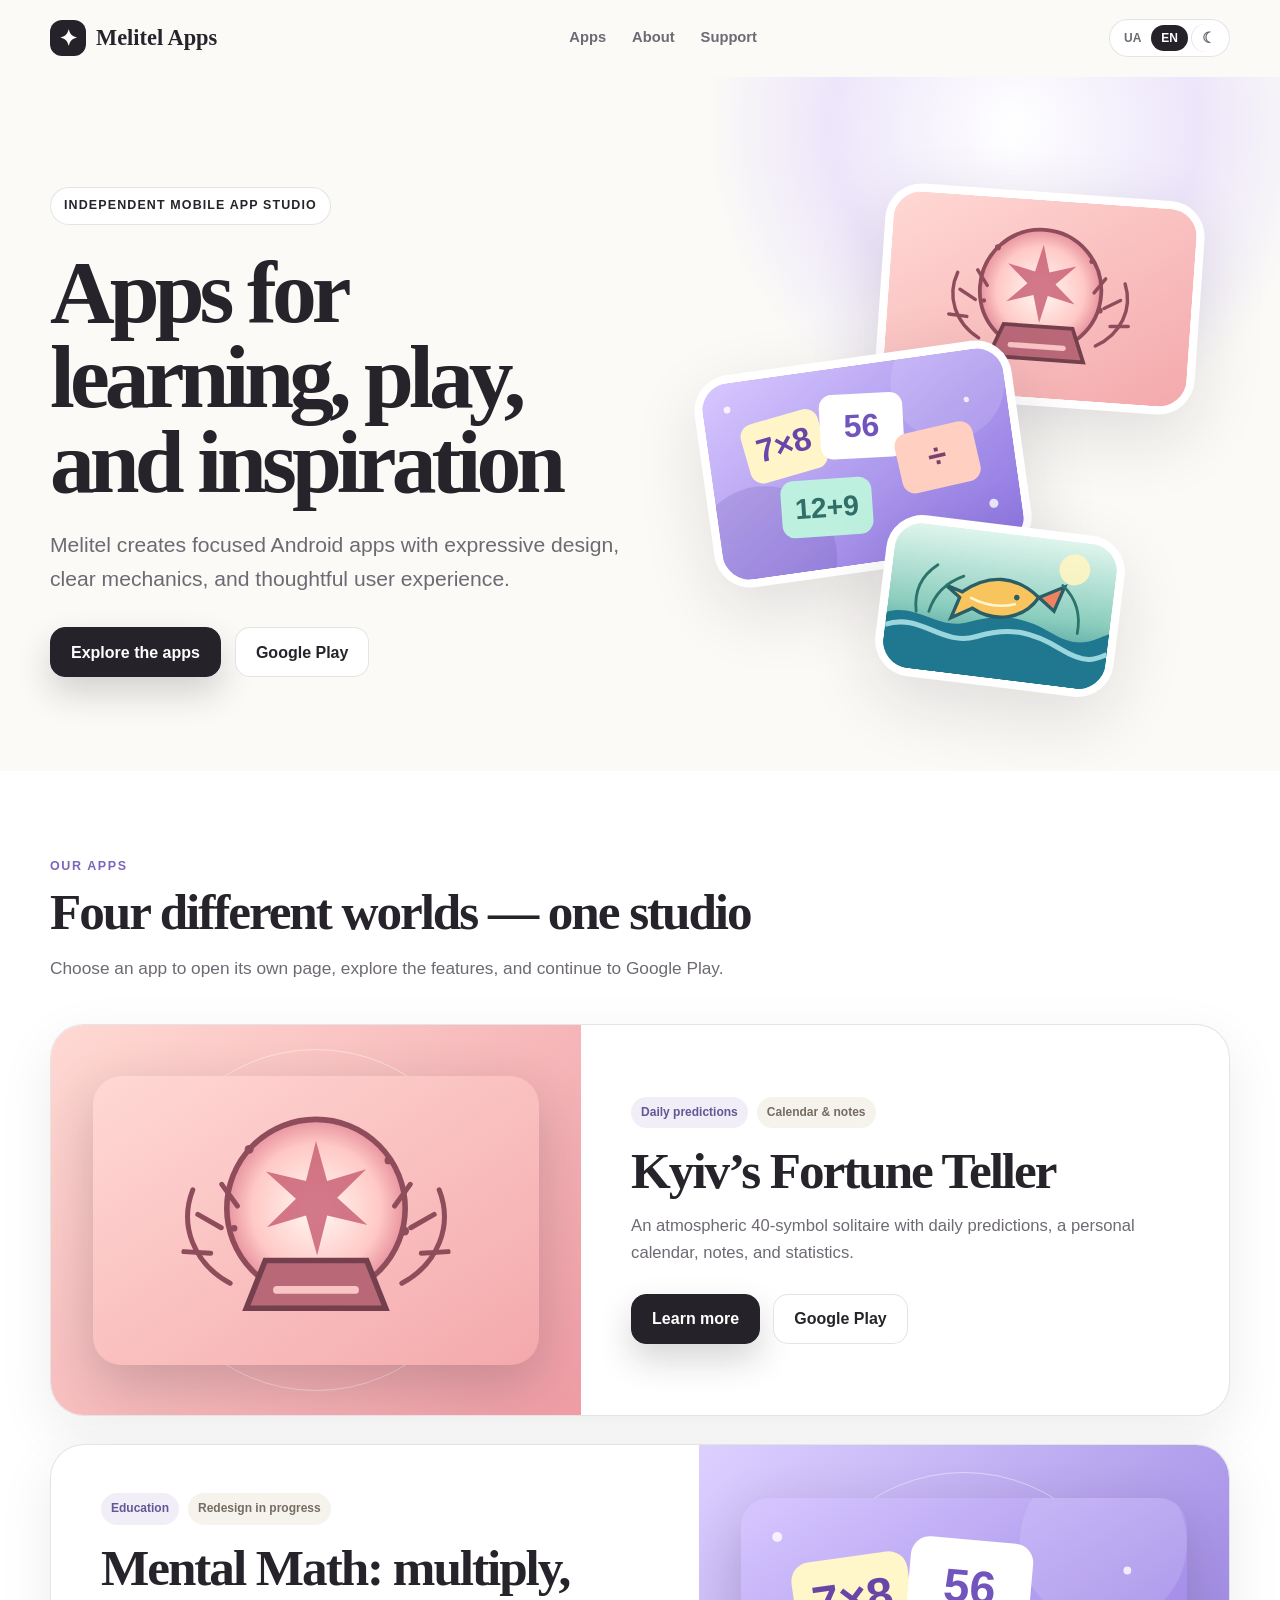
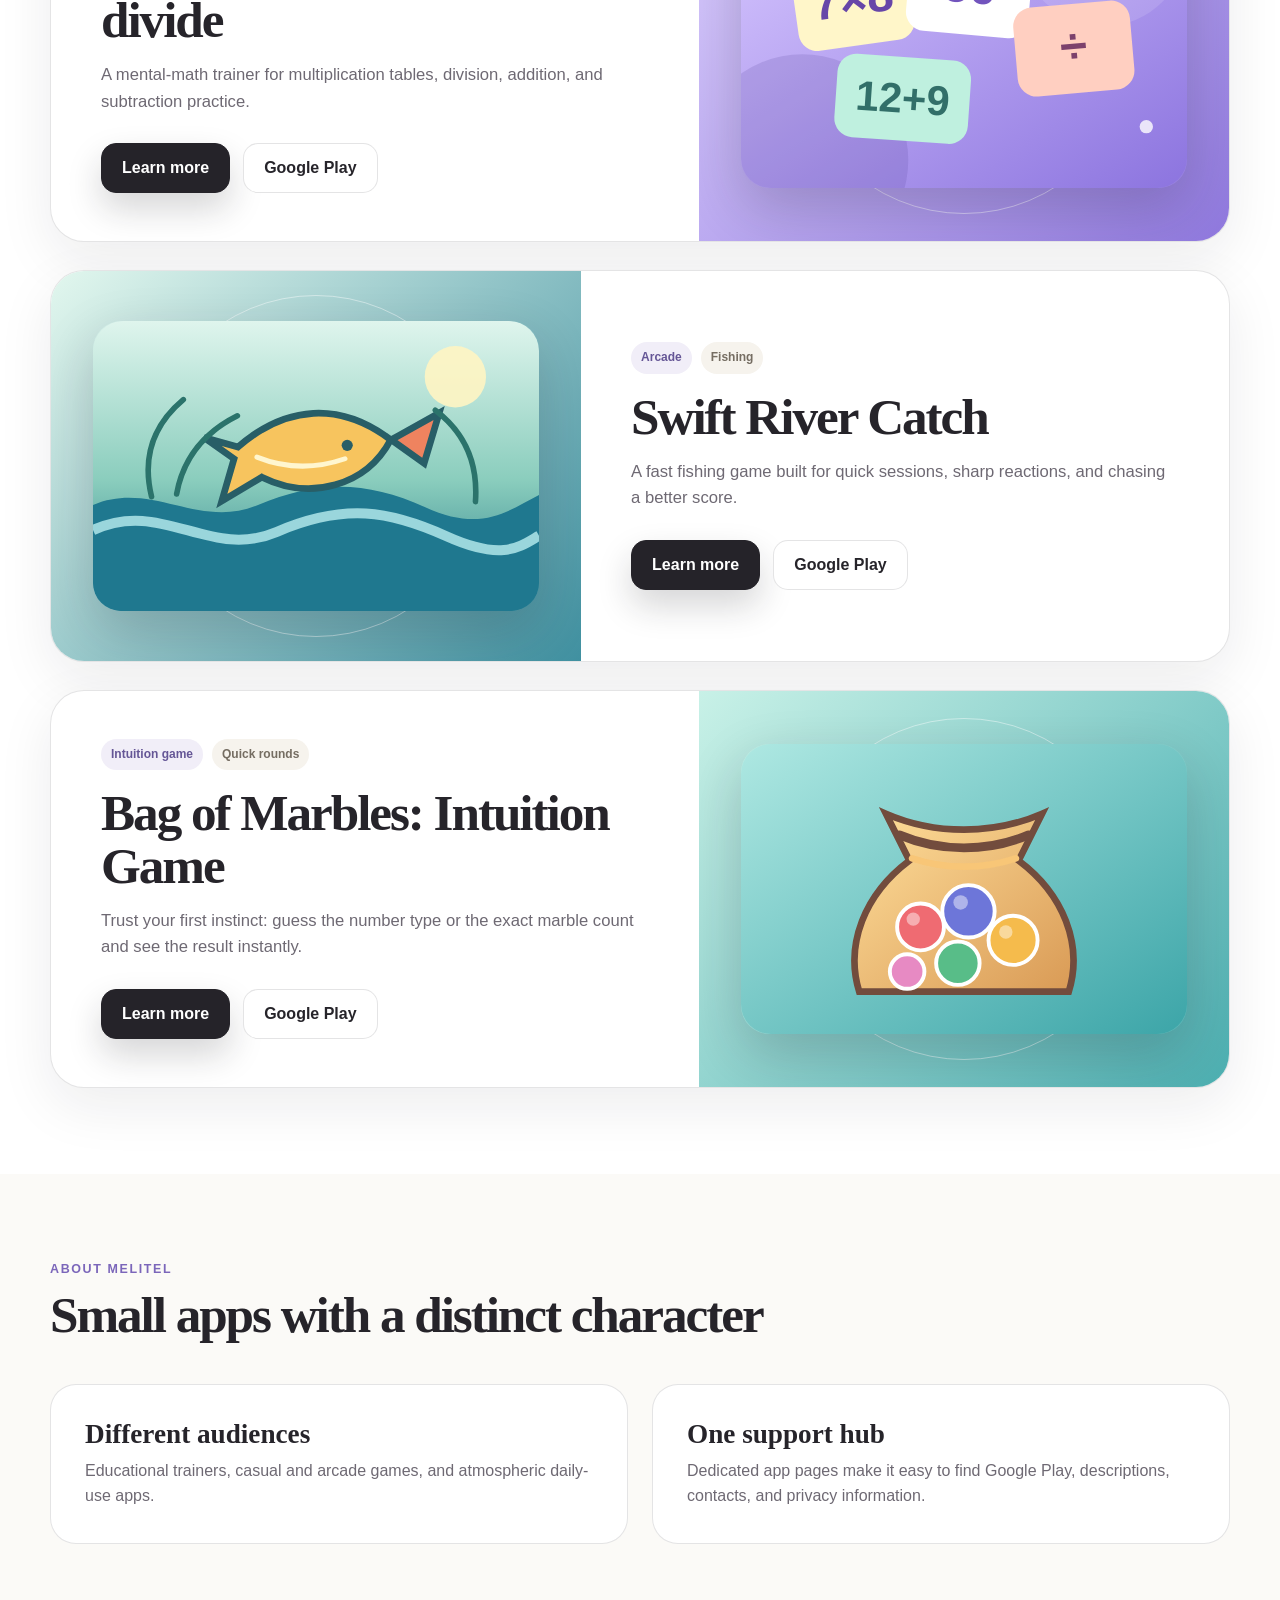
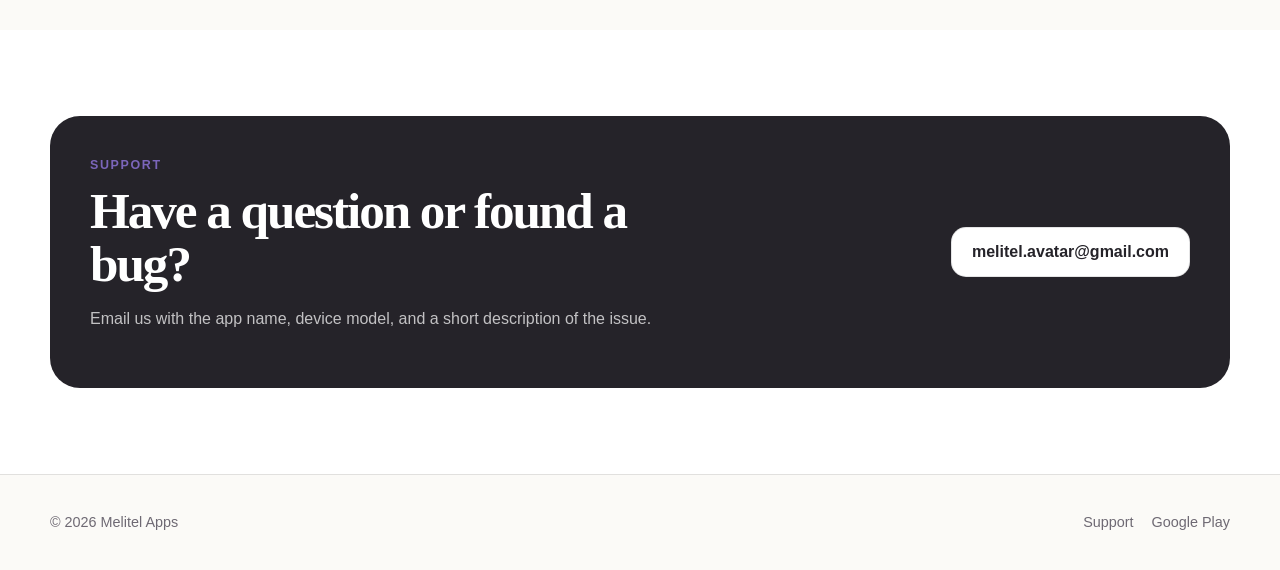
<file: index.html>
<!doctype html>

<html lang="uk">

<head>
    <meta charset="utf-8">

    <meta name="viewport"
          content="width=device-width, initial-scale=1">

    <meta name="theme-color"
          content="#fbfaf7">

    <meta name="description"
          content="Melitel Apps — мобільні застосунки та ігри для навчання, відпочинку й щоденних ритуалів.">

    <meta property="og:title"
          content="Melitel Apps">

    <meta property="og:description"
          content="Застосунки й ігри для навчання, інтуїції, натхнення та коротких перерв.">

    <meta property="og:type"
          content="website">

    <meta property="og:url"
          content="https://melitel.github.io/">

    <link rel="canonical"
          href="https://melitel.github.io/">

    <title>
        Melitel Apps
    </title>

    <link rel="stylesheet"
          href="styles.css">

    <script defer
            src="script.js"></script>
</head>


<body data-page="home">

    <!-- Accessibility -->

    <a class="skip-link"
       href="#main">
        До вмісту
    </a>


    <!-- =====================================================
         Header
         ===================================================== -->

    <header class="site-header">

        <div class="container header-inner">

            <a class="brand"
               href="./">
                <span class="brand-mark">
                    ✦
                </span>

                <span>
                    Melitel Apps
                </span>
            </a>


            <nav class="main-nav"
                 aria-label="Основна навігація">

                <a href="#apps"
                   data-uk="Застосунки"
                   data-en="Apps">
                    Застосунки
                </a>


                <a href="#about"
                   data-uk="Про студію"
                   data-en="About">
                    Про студію
                </a>


                <a href="#support"
                   data-uk="Підтримка"
                   data-en="Support">
                    Підтримка
                </a>

            </nav>


            <!--
                script.js automatically adds
                the light / dark theme button here.
            -->

            <div class="lang-switch"
                 aria-label="Language and theme">

                <button type="button"
                        class="lang-button is-active"
                        data-set-lang="uk"
                        aria-pressed="true">
                    UA
                </button>


                <button type="button"
                        class="lang-button"
                        data-set-lang="en"
                        aria-pressed="false">
                    EN
                </button>

            </div>

        </div>

    </header>



    <!-- =====================================================
         Main
         ===================================================== -->

    <main id="main">


        <!-- =================================================
             Hero
             ================================================= -->

        <section class="hero">

            <div class="container hero-grid">


                <!-- Hero text -->

                <div class="reveal">

                    <span class="eyebrow"
                          data-uk="Незалежна студія мобільних застосунків"
                          data-en="Independent mobile app studio">
                        Незалежна студія мобільних застосунків
                    </span>


                    <h1 data-uk="Застосунки для навчання, гри й натхнення"
                        data-en="Apps for learning, play, and inspiration">
                        Застосунки для навчання, гри й натхнення
                    </h1>


                    <p class="hero-lead"
                       data-uk="Melitel створює невеликі Android-застосунки з виразним дизайном, зрозумілими механіками та турботою про користувача."
                       data-en="Melitel creates focused Android apps with expressive design, clear mechanics, and thoughtful user experience.">
                        Melitel створює невеликі Android-застосунки з виразним дизайном, зрозумілими механіками та турботою про користувача.
                    </p>


                    <div class="hero-actions">

                        <a class="button primary"
                           href="#apps"
                           data-uk="Переглянути застосунки"
                           data-en="Explore the apps">
                            Переглянути застосунки
                        </a>


                        <a class="button"
                           href="https://play.google.com/store/apps/developer?id=Melitel"
                           target="_blank"
                           rel="noopener">
                            Google Play
                        </a>

                    </div>

                </div>


                <!-- Hero illustrations -->

                <div class="hero-art reveal">

                    <div class="art-stack">

                        <div class="art-card one">

                            <img src="assets/illustrations/fortune.svg"
                                 alt="">

                        </div>


                        <div class="art-card two">

                            <img src="assets/illustrations/math.svg"
                                 alt="">

                        </div>


                        <div class="art-card three">

                            <img src="assets/illustrations/river.svg"
                                 alt="">

                        </div>

                    </div>

                </div>

            </div>

        </section>



        <!-- =================================================
             Apps
             ================================================= -->

        <section class="section alt"
                 id="apps">

            <div class="container">


                <div class="section-head reveal">

                    <span class="kicker"
                          data-uk="Наші застосунки"
                          data-en="Our apps">
                        Наші застосунки
                    </span>


                    <h2 data-uk="Чотири різні світи — одна студія"
                        data-en="Four different worlds — one studio">
                        Чотири різні світи — одна студія
                    </h2>


                    <p data-uk="Оберіть застосунок, щоб відкрити його окрему сторінку, дізнатися про можливості й перейти до Google Play."
                       data-en="Choose an app to open its own page, explore the features, and continue to Google Play.">
                        Оберіть застосунок, щоб відкрити його окрему сторінку, дізнатися про можливості й перейти до Google Play.
                    </p>

                </div>



                <div class="apps-list">


                    <!-- =====================================
         Kyiv's Fortune Teller
         ===================================== -->

                    <article class="app-banner fortune reveal">

                        <div class="banner-art">

                            <img src="assets/illustrations/fortune.svg"
                                 alt="Ілюстрація Київської ворожeї">

                        </div>


                        <div class="banner-copy">

                            <div class="app-meta">

                                <span class="pill"
                                      data-uk="Передбачення"
                                      data-en="Daily predictions">
                                    Передбачення
                                </span>


                                <span class="pill soft"
                                      data-uk="Календар і нотатки"
                                      data-en="Calendar & notes">
                                    Календар і нотатки
                                </span>

                            </div>


                            <h3 data-uk="Київська ворожея"
                                data-en="Kyiv’s Fortune Teller">
                                Київська ворожея
                            </h3>


                            <p data-uk="Атмосферний пасьянс із 40 символами, щоденними передбаченнями, особистим календарем і статистикою."
                               data-en="An atmospheric 40-symbol solitaire with daily predictions, a personal calendar, notes, and statistics.">
                                Атмосферний пасьянс із 40 символами, щоденними передбаченнями, особистим календарем і статистикою.
                            </p>


                            <div class="banner-links">

                                <a class="button primary"
                                   href="apps/kyiv-fortune/"
                                   data-uk="Детальніше"
                                   data-en="Learn more">
                                    Детальніше
                                </a>


                                <a class="button"
                                   href="https://play.google.com/store/apps/details?id=com.Bursuk.KyivsFortuneTeller"
                                   target="_blank"
                                   rel="noopener">
                                    Google Play
                                </a>

                            </div>

                        </div>

                    </article>



                    <!-- =====================================
         Mental Math
         ===================================== -->

                    <article class="app-banner math reveal">

                        <div class="banner-art">

                            <img src="assets/illustrations/math.svg"
                                 alt="Ілюстрація математичного тренажера">

                        </div>


                        <div class="banner-copy">

                            <div class="app-meta">

                                <span class="pill"
                                      data-uk="Освіта"
                                      data-en="Education">
                                    Освіта
                                </span>


                                <span class="pill soft"
                                      data-uk="Редизайн у роботі"
                                      data-en="Redesign in progress">
                                    Редизайн у роботі
                                </span>

                            </div>


                            <h3 data-uk="Математика: множення, ділення"
                                data-en="Mental Math: multiply, divide">
                                Математика: множення, ділення
                            </h3>


                            <p data-uk="Тренажер усного рахунку для вивчення таблиці множення, ділення, додавання та віднімання."
                               data-en="A mental-math trainer for multiplication tables, division, addition, and subtraction practice.">
                                Тренажер усного рахунку для вивчення таблиці множення, ділення, додавання та віднімання.
                            </p>


                            <div class="banner-links">

                                <a class="button primary"
                                   href="apps/mental-math/"
                                   data-uk="Детальніше"
                                   data-en="Learn more">
                                    Детальніше
                                </a>


                                <a class="button"
                                   href="https://play.google.com/store/apps/details?id=math.app"
                                   target="_blank"
                                   rel="noopener">
                                    Google Play
                                </a>

                            </div>

                        </div>

                    </article>



                    <!-- =====================================
         Swift River Catch
         ===================================== -->

                    <article class="app-banner river reveal">

                        <div class="banner-art">

                            <img src="assets/illustrations/river.svg"
                                 alt="Ілюстрація риби над річкою">

                        </div>


                        <div class="banner-copy">

                            <div class="app-meta">

                                <span class="pill"
                                      data-uk="Аркада"
                                      data-en="Arcade">
                                    Аркада
                                </span>


                                <span class="pill soft"
                                      data-uk="Риболовля"
                                      data-en="Fishing">
                                    Риболовля
                                </span>

                            </div>


                            <h3>
                                Swift River Catch
                            </h3>


                            <p data-uk="Динамічна риболовна гра для коротких сесій, швидкої реакції та полювання за кращим результатом."
                               data-en="A fast fishing game built for quick sessions, sharp reactions, and chasing a better score.">
                                Динамічна риболовна гра для коротких сесій, швидкої реакції та полювання за кращим результатом.
                            </p>


                            <div class="banner-links">

                                <a class="button primary"
                                   href="apps/swift-river-catch/"
                                   data-uk="Детальніше"
                                   data-en="Learn more">
                                    Детальніше
                                </a>


                                <a class="button"
                                   href="https://play.google.com/store/apps/details?id=com.MelitelApps.SwiftRiverCatch"
                                   target="_blank"
                                   rel="noopener">
                                    Google Play
                                </a>

                            </div>

                        </div>

                    </article>



                    <!-- =====================================
                    Bag of Marbles
                    ===================================== -->

                    <article class="app-banner count reveal">

                        <div class="banner-art">

                            <img src="assets/illustrations/count.svg"
                                 alt="Ілюстрація гри Bag of Marbles">

                        </div>


                        <div class="banner-copy">

                            <div class="app-meta">

                                <span class="pill"
                                      data-uk="Гра на інтуїцію"
                                      data-en="Intuition game">
                                    Гра на інтуїцію
                                </span>


                                <span class="pill soft"
                                      data-uk="Короткі раунди"
                                      data-en="Quick rounds">
                                    Короткі раунди
                                </span>

                            </div>


                            <h3 data-uk="Bag of Marbles: Інтуїція"
                                data-en="Bag of Marbles: Intuition Game">
                                Bag of Marbles: Інтуїція
                            </h3>


                            <p data-uk="Довіряйте першому відчуттю: вгадуйте тип числа або точну кількість кульок і одразу перевіряйте результат."
                               data-en="Trust your first instinct: guess the number type or the exact marble count and see the result instantly.">
                                Довіряйте першому відчуттю: вгадуйте тип числа або точну кількість кульок і одразу перевіряйте результат.
                            </p>


                            <div class="banner-links">

                                <a class="button primary"
                                   href="apps/count-master/"
                                   data-uk="Детальніше"
                                   data-en="Learn more">
                                    Детальніше
                                </a>


                                <a class="button"
                                   href="https://play.google.com/store/apps/details?id=com.CountMaster.app.CountMasterBagofMarbles"
                                   target="_blank"
                                   rel="noopener">
                                    Google Play
                                </a>

                            </div>

                        </div>

                    </article>

                </div>

            </div>

        </section>



        <!-- =================================================
             About
             ================================================= -->

        <section class="section"
                 id="about">

            <div class="container">


                <div class="section-head reveal">

                    <span class="kicker"
                          data-uk="Про Melitel"
                          data-en="About Melitel">
                        Про Melitel
                    </span>


                    <h2 data-uk="Невеликі застосунки з власним характером"
                        data-en="Small apps with a distinct character">
                        Невеликі застосунки з власним характером
                    </h2>

                </div>



                <div class="about-grid">


                    <article class="info-card reveal">

                        <h3 data-uk="Різні аудиторії"
                            data-en="Different audiences">
                            Різні аудиторії
                        </h3>


                        <p data-uk="Освітні тренажери, казуальні й аркадні ігри та атмосферні щоденні застосунки."
                           data-en="Educational trainers, casual and arcade games, and atmospheric daily-use apps.">
                            Освітні тренажери, казуальні й аркадні ігри та атмосферні щоденні застосунки.
                        </p>

                    </article>



                    <article class="info-card reveal">

                        <h3 data-uk="Єдина точка підтримки"
                            data-en="One support hub">
                            Єдина точка підтримки
                        </h3>


                        <p data-uk="Окремі сторінки застосунків допомагають швидко знайти Google Play, опис, контакти й політику конфіденційності."
                           data-en="Dedicated app pages make it easy to find Google Play, descriptions, contacts, and privacy information.">
                            Окремі сторінки застосунків допомагають швидко знайти Google Play, опис, контакти й політику конфіденційності.
                        </p>

                    </article>

                </div>

            </div>

        </section>



        <!-- =================================================
             Support
             ================================================= -->

        <section class="section alt"
                 id="support">

            <div class="container">

                <div class="support-card reveal">


                    <div>

                        <span class="kicker"
                              data-uk="Підтримка"
                              data-en="Support">
                            Підтримка
                        </span>


                        <h2 data-uk="Маєте запитання або знайшли помилку?"
                            data-en="Have a question or found a bug?">
                            Маєте запитання або знайшли помилку?
                        </h2>


                        <p data-uk="Напишіть нам і вкажіть назву застосунку, модель пристрою та короткий опис ситуації."
                           data-en="Email us with the app name, device model, and a short description of the issue.">
                            Напишіть нам і вкажіть назву застосунку, модель пристрою та короткий опис ситуації.
                        </p>

                    </div>


                    <div class="support-actions">

                        <a class="button"
                           href="mailto:melitel.avatar@gmail.com">
                            melitel.avatar@gmail.com
                        </a>

                    </div>

                </div>

            </div>

        </section>

    </main>



    <!-- =====================================================
         Footer
         ===================================================== -->

    <footer class="site-footer">

        <div class="container footer-inner">

            <span>
                ©
                <span data-year></span>
                Melitel Apps
            </span>


            <div class="footer-links">

                <a href="mailto:melitel.avatar@gmail.com"
                   data-uk="Підтримка"
                   data-en="Support">
                    Підтримка
                </a>


                <a href="https://play.google.com/store/apps/developer?id=Melitel"
                   target="_blank"
                   rel="noopener">
                    Google Play
                </a>

            </div>

        </div>

    </footer>

</body>

</html>
</file>
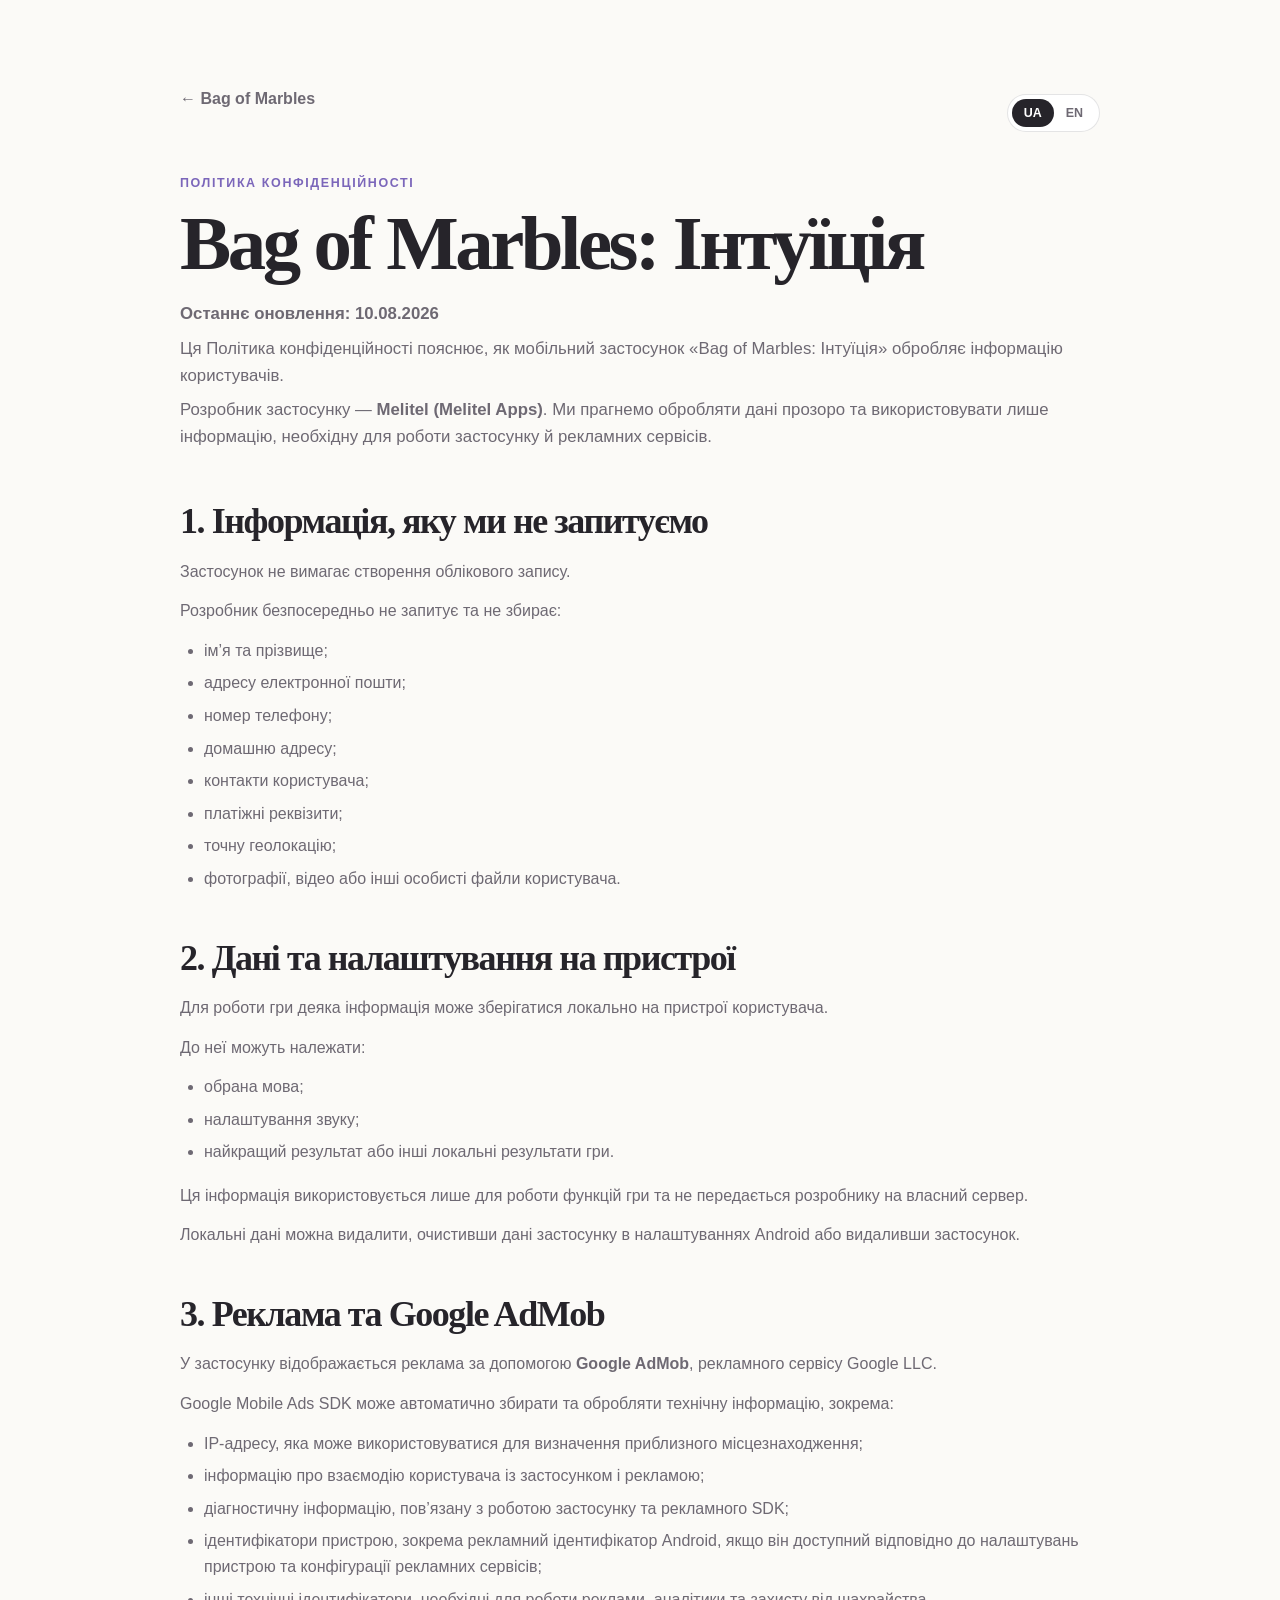
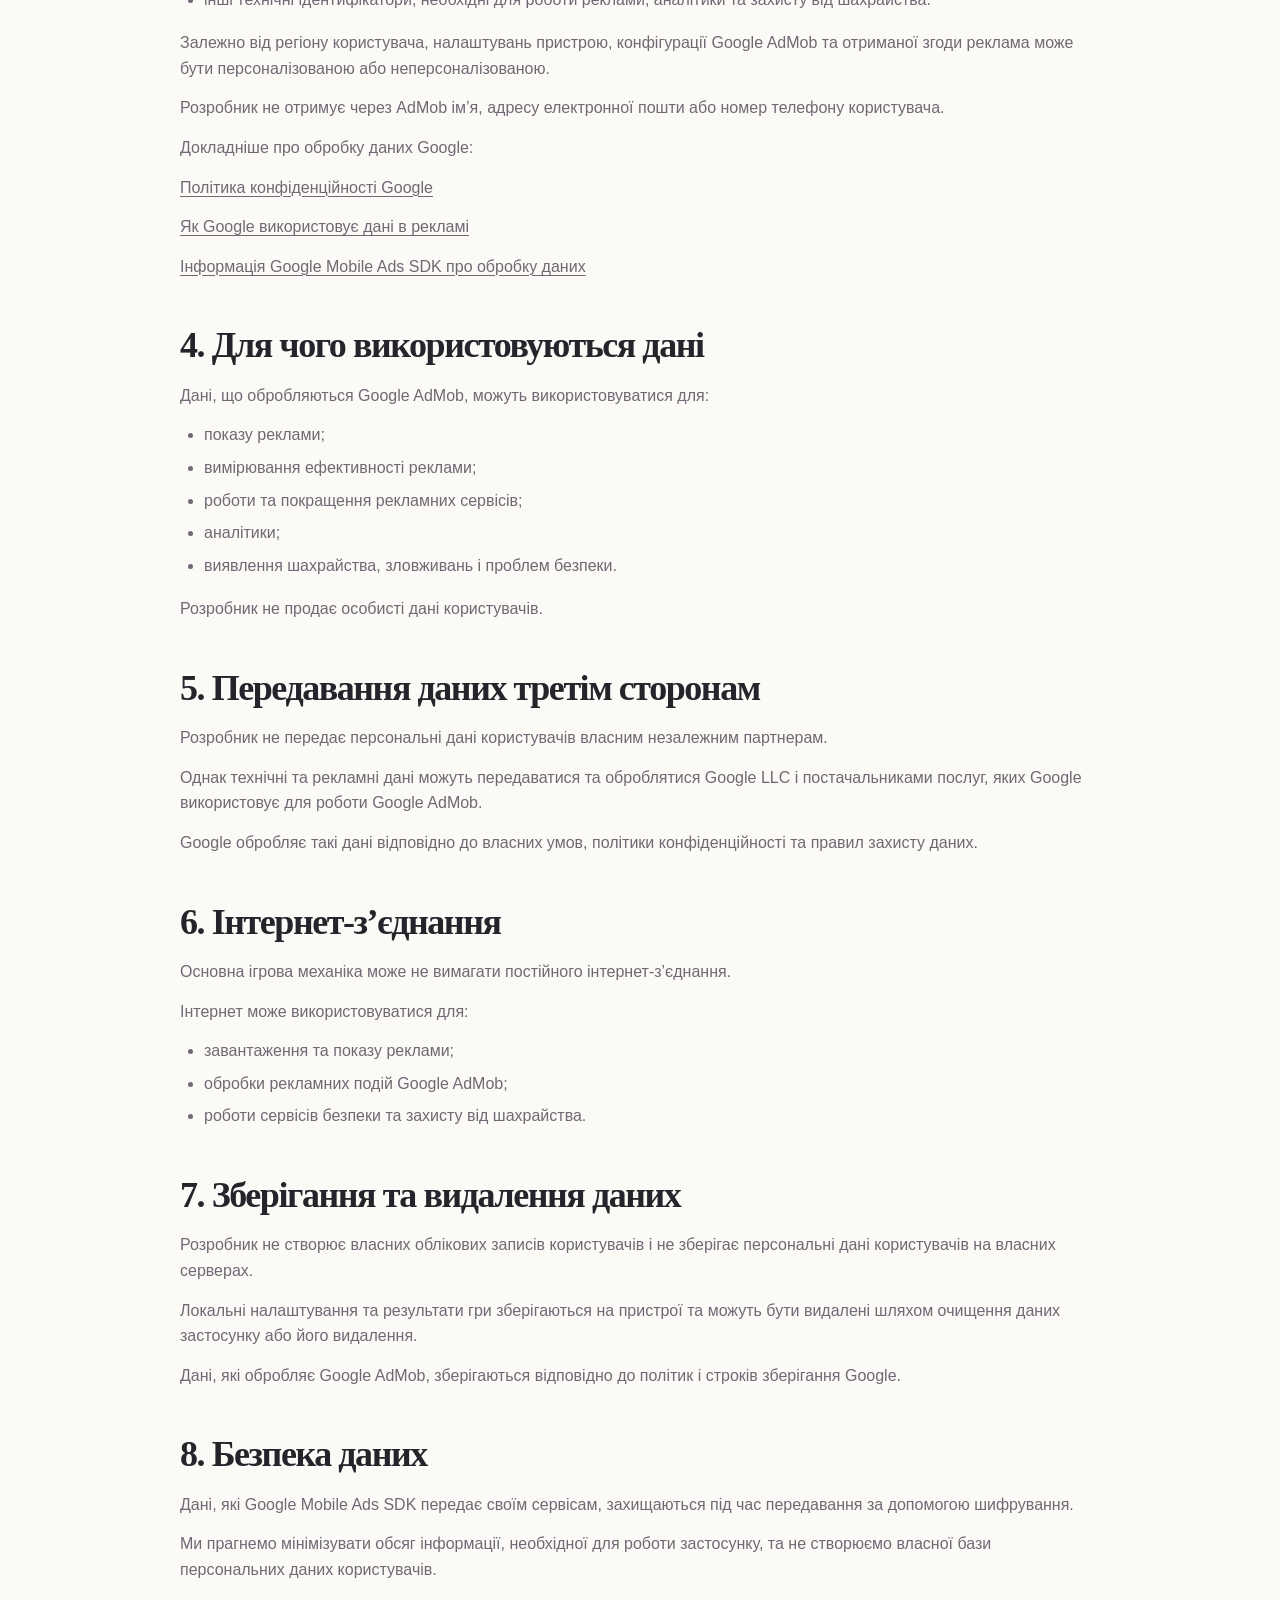
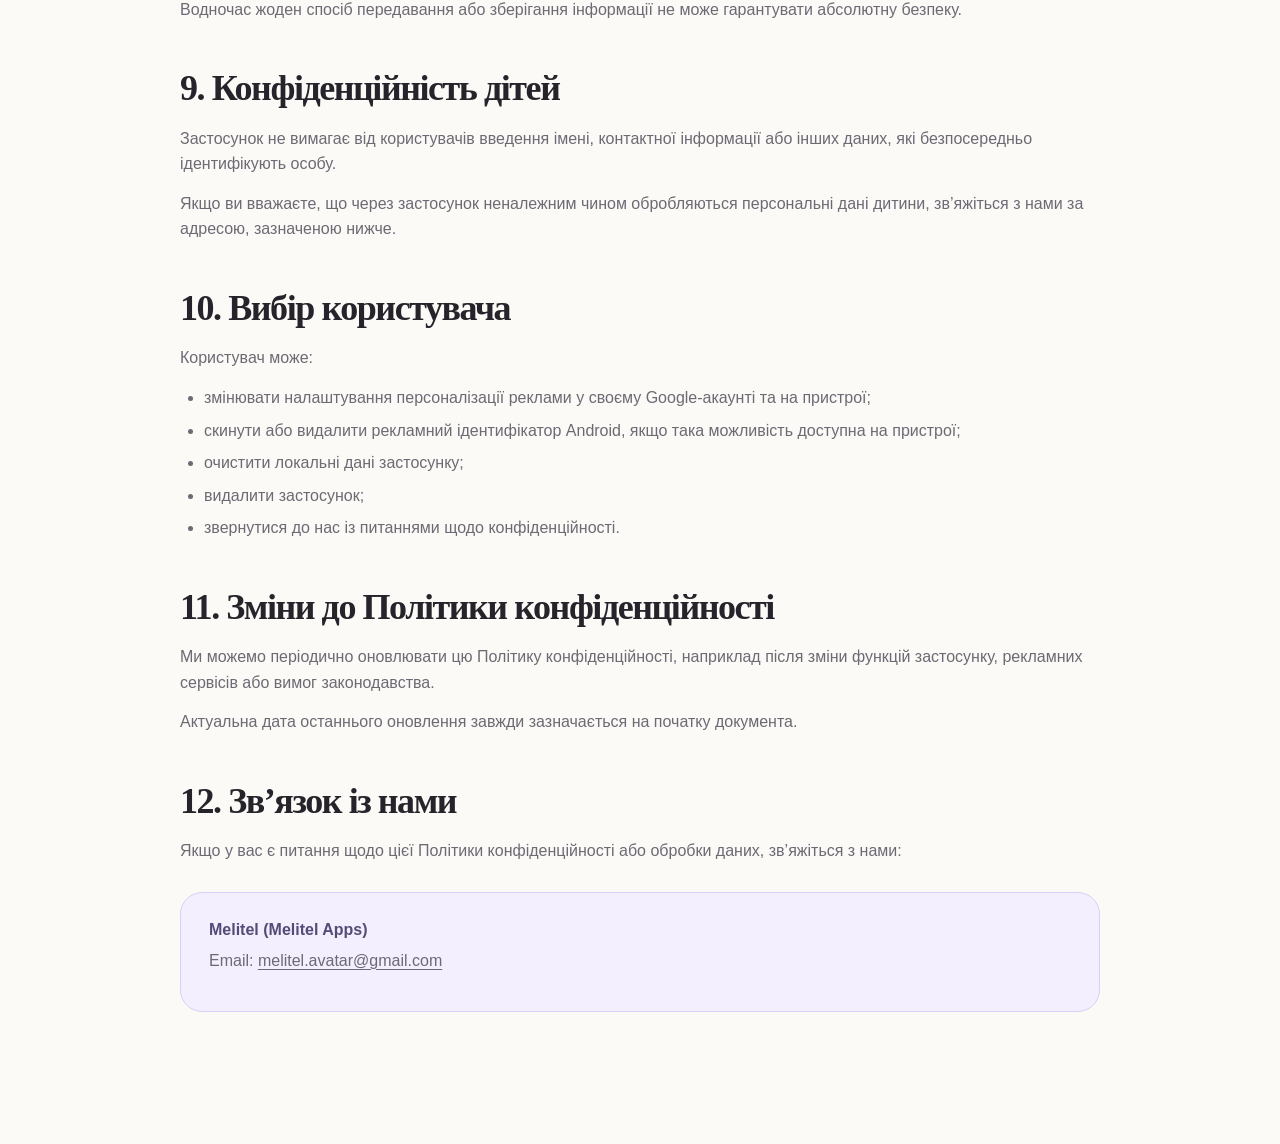
<file: count-master-privacy/index.html>
<!doctype html>

<html lang="uk">

<head>
    <meta charset="utf-8">

    <meta name="viewport"
          content="width=device-width, initial-scale=1">

    <meta name="theme-color"
          content="#fbfaf7">

    <meta name="description"
          content="Політика конфіденційності застосунку Bag of Marbles: Інтуїція / Bag of Marbles: Intuition Game.">

    <title>
        Bag of Marbles — Політика конфіденційності
    </title>

    <link rel="stylesheet"
          href="../styles.css">

    <style>
        .privacy-wrapper {
            max-width: 920px;
        }

        .privacy-toolbar {
            display: flex;
            justify-content: space-between;
            align-items: center;
            gap: 20px;
            margin-bottom: 34px;
        }

        .privacy-lang-switch {
            display: flex;
            padding: 4px;
            border: 1px solid var(--line);
            background: var(--paper);
            border-radius: 999px;
        }

        .privacy-lang-button {
            border: 0;
            background: transparent;
            padding: 7px 12px;
            border-radius: 999px;
            color: var(--muted);
            font-weight: 800;
            font-size: 0.78rem;
            cursor: pointer;
        }

            .privacy-lang-button.is-active {
                background: var(--ink);
                color: var(--paper);
            }

        .privacy-header {
            margin-bottom: 50px;
        }

            .privacy-header h1 {
                font: 600 clamp(2.7rem, 6vw, 5.5rem) / 0.98 var(--serif);
                letter-spacing: -0.045em;
                margin: 12px 0 20px;
            }

            .privacy-header p {
                color: var(--muted);
                font-size: 1.05rem;
                margin: 8px 0;
            }

        .privacy-content {
            font-size: 1rem;
        }

            .privacy-content section {
                margin: 0 0 46px;
            }

            .privacy-content h2 {
                font: 600 clamp(1.65rem, 3vw, 2.25rem) / 1.15 var(--serif);
                margin: 0 0 16px;
            }

            .privacy-content p {
                color: var(--muted);
                margin: 0 0 14px;
            }

            .privacy-content ul {
                color: var(--muted);
                margin: 14px 0 18px;
                padding-left: 24px;
            }

            .privacy-content li {
                margin: 7px 0;
            }

            .privacy-content a {
                text-decoration-thickness: 1px;
                text-underline-offset: 3px;
            }

        .privacy-note {
            margin: 28px 0 46px;
        }

        [data-policy-lang] {
            display: none;
        }

            [data-policy-lang].is-active {
                display: block;
            }

        @media (max-width: 620px) {
            .privacy-toolbar {
                align-items: flex-start;
                flex-direction: column;
            }

            .privacy-header h1 {
                font-size: 2.75rem;
            }
        }
    </style>
</head>


<body class="app-page theme-count">

    <main class="section">

        <div class="container privacy-wrapper">


            <!-- =================================================
                 Top navigation
                 ================================================= -->

            <div class="privacy-toolbar">

                <a class="back-link"
                   href="../apps/count-master/">
                    ← Bag of Marbles
                </a>


                <div class="privacy-lang-switch"
                     aria-label="Language">

                    <button type="button"
                            class="privacy-lang-button is-active"
                            data-set-policy-lang="uk"
                            aria-pressed="true">
                        UA
                    </button>


                    <button type="button"
                            class="privacy-lang-button"
                            data-set-policy-lang="en"
                            aria-pressed="false">
                        EN
                    </button>

                </div>

            </div>



            <!-- =================================================
                 Ukrainian version
                 ================================================= -->

            <div data-policy-lang="uk"
                 class="is-active">

                <header class="privacy-header">

                    <span class="kicker">
                        Політика конфіденційності
                    </span>


                    <h1>
                        Bag of Marbles: Інтуїція
                    </h1>


                    <p>
                        <strong>
                            Останнє оновлення: 10.08.2026
                        </strong>
                    </p>


                    <p>
                        Ця Політика конфіденційності пояснює,
                        як мобільний застосунок
                        «Bag of Marbles: Інтуїція»
                        обробляє інформацію користувачів.
                    </p>


                    <p>
                        Розробник застосунку —
                        <strong>Melitel (Melitel Apps)</strong>.
                        Ми прагнемо обробляти дані прозоро
                        та використовувати лише інформацію,
                        необхідну для роботи застосунку
                        й рекламних сервісів.
                    </p>

                </header>



                <div class="privacy-content">


                    <!-- 1 -->

                    <section>

                        <h2>
                            1. Інформація, яку ми не запитуємо
                        </h2>


                        <p>
                            Застосунок не вимагає створення
                            облікового запису.
                        </p>


                        <p>
                            Розробник безпосередньо не запитує
                            та не збирає:
                        </p>


                        <ul>
                            <li>ім’я та прізвище;</li>
                            <li>адресу електронної пошти;</li>
                            <li>номер телефону;</li>
                            <li>домашню адресу;</li>
                            <li>контакти користувача;</li>
                            <li>платіжні реквізити;</li>
                            <li>точну геолокацію;</li>
                            <li>
                                фотографії, відео або інші
                                особисті файли користувача.
                            </li>
                        </ul>

                    </section>



                    <!-- 2 -->

                    <section>

                        <h2>
                            2. Дані та налаштування на пристрої
                        </h2>


                        <p>
                            Для роботи гри деяка інформація
                            може зберігатися локально на
                            пристрої користувача.
                        </p>


                        <p>
                            До неї можуть належати:
                        </p>


                        <ul>
                            <li>обрана мова;</li>
                            <li>налаштування звуку;</li>
                            <li>
                                найкращий результат
                                або інші локальні результати гри.
                            </li>
                        </ul>


                        <p>
                            Ця інформація використовується
                            лише для роботи функцій гри
                            та не передається розробнику
                            на власний сервер.
                        </p>


                        <p>
                            Локальні дані можна видалити,
                            очистивши дані застосунку
                            в налаштуваннях Android
                            або видаливши застосунок.
                        </p>

                    </section>



                    <!-- 3 -->

                    <section>

                        <h2>
                            3. Реклама та Google AdMob
                        </h2>


                        <p>
                            У застосунку відображається реклама
                            за допомогою
                            <strong>Google AdMob</strong>,
                            рекламного сервісу Google LLC.
                        </p>


                        <p>
                            Google Mobile Ads SDK може
                            автоматично збирати та обробляти
                            технічну інформацію, зокрема:
                        </p>


                        <ul>
                            <li>
                                IP-адресу, яка може
                                використовуватися для визначення
                                приблизного місцезнаходження;
                            </li>

                            <li>
                                інформацію про взаємодію
                                користувача із застосунком
                                і рекламою;
                            </li>

                            <li>
                                діагностичну інформацію,
                                пов’язану з роботою застосунку
                                та рекламного SDK;
                            </li>

                            <li>
                                ідентифікатори пристрою,
                                зокрема рекламний ідентифікатор
                                Android, якщо він доступний
                                відповідно до налаштувань
                                пристрою та конфігурації
                                рекламних сервісів;
                            </li>

                            <li>
                                інші технічні ідентифікатори,
                                необхідні для роботи реклами,
                                аналітики та захисту
                                від шахрайства.
                            </li>
                        </ul>


                        <p>
                            Залежно від регіону користувача,
                            налаштувань пристрою,
                            конфігурації Google AdMob
                            та отриманої згоди реклама
                            може бути персоналізованою
                            або неперсоналізованою.
                        </p>


                        <p>
                            Розробник не отримує через AdMob
                            ім’я, адресу електронної пошти
                            або номер телефону користувача.
                        </p>


                        <p>
                            Докладніше про обробку даних Google:
                        </p>


                        <p>
                            <a href="https://policies.google.com/privacy"
                               target="_blank"
                               rel="noopener">
                                Політика конфіденційності Google
                            </a>
                        </p>


                        <p>
                            <a href="https://policies.google.com/technologies/ads"
                               target="_blank"
                               rel="noopener">
                                Як Google використовує дані в рекламі
                            </a>
                        </p>


                        <p>
                            <a href="https://developers.google.com/admob/android/privacy/play-data-disclosure"
                               target="_blank"
                               rel="noopener">
                                Інформація Google Mobile Ads SDK
                                про обробку даних
                            </a>
                        </p>

                    </section>



                    <!-- 4 -->

                    <section>

                        <h2>
                            4. Для чого використовуються дані
                        </h2>


                        <p>
                            Дані, що обробляються Google AdMob,
                            можуть використовуватися для:
                        </p>


                        <ul>
                            <li>показу реклами;</li>
                            <li>
                                вимірювання ефективності реклами;
                            </li>
                            <li>
                                роботи та покращення
                                рекламних сервісів;
                            </li>
                            <li>аналітики;</li>
                            <li>
                                виявлення шахрайства,
                                зловживань і проблем безпеки.
                            </li>
                        </ul>


                        <p>
                            Розробник не продає особисті
                            дані користувачів.
                        </p>

                    </section>



                    <!-- 5 -->

                    <section>

                        <h2>
                            5. Передавання даних третім сторонам
                        </h2>


                        <p>
                            Розробник не передає персональні
                            дані користувачів власним
                            незалежним партнерам.
                        </p>


                        <p>
                            Однак технічні та рекламні дані
                            можуть передаватися та оброблятися
                            Google LLC і постачальниками послуг,
                            яких Google використовує
                            для роботи Google AdMob.
                        </p>


                        <p>
                            Google обробляє такі дані
                            відповідно до власних умов,
                            політики конфіденційності
                            та правил захисту даних.
                        </p>

                    </section>



                    <!-- 6 -->

                    <section>

                        <h2>
                            6. Інтернет-з’єднання
                        </h2>


                        <p>
                            Основна ігрова механіка може
                            не вимагати постійного
                            інтернет-з’єднання.
                        </p>


                        <p>
                            Інтернет може використовуватися для:
                        </p>


                        <ul>
                            <li>завантаження та показу реклами;</li>
                            <li>
                                обробки рекламних подій
                                Google AdMob;
                            </li>
                            <li>
                                роботи сервісів безпеки
                                та захисту від шахрайства.
                            </li>
                        </ul>

                    </section>



                    <!-- 7 -->

                    <section>

                        <h2>
                            7. Зберігання та видалення даних
                        </h2>


                        <p>
                            Розробник не створює власних
                            облікових записів користувачів
                            і не зберігає персональні дані
                            користувачів на власних серверах.
                        </p>


                        <p>
                            Локальні налаштування та результати
                            гри зберігаються на пристрої
                            та можуть бути видалені шляхом
                            очищення даних застосунку
                            або його видалення.
                        </p>


                        <p>
                            Дані, які обробляє Google AdMob,
                            зберігаються відповідно до політик
                            і строків зберігання Google.
                        </p>

                    </section>



                    <!-- 8 -->

                    <section>

                        <h2>
                            8. Безпека даних
                        </h2>


                        <p>
                            Дані, які Google Mobile Ads SDK
                            передає своїм сервісам,
                            захищаються під час передавання
                            за допомогою шифрування.
                        </p>


                        <p>
                            Ми прагнемо мінімізувати обсяг
                            інформації, необхідної для роботи
                            застосунку, та не створюємо
                            власної бази персональних даних
                            користувачів.
                        </p>


                        <p>
                            Водночас жоден спосіб передавання
                            або зберігання інформації
                            не може гарантувати абсолютну
                            безпеку.
                        </p>

                    </section>



                    <!-- 9 -->

                    <section>

                        <h2>
                            9. Конфіденційність дітей
                        </h2>


                        <p>
                            Застосунок не вимагає від
                            користувачів введення імені,
                            контактної інформації
                            або інших даних, які безпосередньо
                            ідентифікують особу.
                        </p>


                        <p>
                            Якщо ви вважаєте, що через
                            застосунок неналежним чином
                            обробляються персональні дані
                            дитини, зв’яжіться з нами
                            за адресою, зазначеною нижче.
                        </p>

                    </section>



                    <!-- 10 -->

                    <section>

                        <h2>
                            10. Вибір користувача
                        </h2>


                        <p>
                            Користувач може:
                        </p>


                        <ul>
                            <li>
                                змінювати налаштування
                                персоналізації реклами
                                у своєму Google-акаунті
                                та на пристрої;
                            </li>

                            <li>
                                скинути або видалити
                                рекламний ідентифікатор Android,
                                якщо така можливість доступна
                                на пристрої;
                            </li>

                            <li>
                                очистити локальні дані
                                застосунку;
                            </li>

                            <li>видалити застосунок;</li>

                            <li>
                                звернутися до нас із питаннями
                                щодо конфіденційності.
                            </li>
                        </ul>

                    </section>



                    <!-- 11 -->

                    <section>

                        <h2>
                            11. Зміни до Політики конфіденційності
                        </h2>


                        <p>
                            Ми можемо періодично оновлювати
                            цю Політику конфіденційності,
                            наприклад після зміни функцій
                            застосунку, рекламних сервісів
                            або вимог законодавства.
                        </p>


                        <p>
                            Актуальна дата останнього оновлення
                            завжди зазначається на початку
                            документа.
                        </p>

                    </section>



                    <!-- 12 -->

                    <section>

                        <h2>
                            12. Зв’язок із нами
                        </h2>


                        <p>
                            Якщо у вас є питання щодо
                            цієї Політики конфіденційності
                            або обробки даних,
                            зв’яжіться з нами:
                        </p>


                        <div class="notice privacy-note">

                            <strong>
                                Melitel (Melitel Apps)
                            </strong>

                            <p>
                                Email:
                                <a href="mailto:melitel.avatar@gmail.com">
                                    melitel.avatar@gmail.com
                                </a>
                            </p>

                        </div>

                    </section>

                </div>

            </div>



            <!-- =================================================
                 English version
                 ================================================= -->

            <div data-policy-lang="en">

                <header class="privacy-header">

                    <span class="kicker">
                        Privacy Policy
                    </span>


                    <h1>
                        Bag of Marbles: Intuition Game
                    </h1>


                    <p>
                        <strong>
                            Last updated: August 10, 2026
                        </strong>
                    </p>


                    <p>
                        This Privacy Policy explains how
                        the mobile application
                        “Bag of Marbles: Intuition Game”
                        handles user information.
                    </p>


                    <p>
                        The application is developed by
                        <strong>Melitel (Melitel Apps)</strong>.
                        We aim to handle data transparently
                        and use only the information necessary
                        for the operation of the app
                        and advertising services.
                    </p>

                </header>



                <div class="privacy-content">


                    <!-- 1 -->

                    <section>

                        <h2>
                            1. Information we do not request
                        </h2>


                        <p>
                            The application does not require
                            users to create an account.
                        </p>


                        <p>
                            The developer does not directly
                            request or collect:
                        </p>


                        <ul>
                            <li>first or last name;</li>
                            <li>email address;</li>
                            <li>phone number;</li>
                            <li>home address;</li>
                            <li>user contacts;</li>
                            <li>payment information;</li>
                            <li>precise location;</li>
                            <li>
                                photos, videos, or other
                                personal files.
                            </li>
                        </ul>

                    </section>



                    <!-- 2 -->

                    <section>

                        <h2>
                            2. Data and settings stored on the device
                        </h2>


                        <p>
                            Some information may be stored
                            locally on the user's device
                            to provide the game's functionality.
                        </p>


                        <p>
                            This may include:
                        </p>


                        <ul>
                            <li>selected language;</li>
                            <li>sound settings;</li>
                            <li>
                                best score or other
                                local game results.
                            </li>
                        </ul>


                        <p>
                            This information is used only
                            for the application's functionality
                            and is not transmitted to
                            the developer's own server.
                        </p>


                        <p>
                            Local data can be removed
                            by clearing the application's data
                            in Android settings
                            or by uninstalling the application.
                        </p>

                    </section>



                    <!-- 3 -->

                    <section>

                        <h2>
                            3. Advertising and Google AdMob
                        </h2>


                        <p>
                            The application displays advertising
                            using <strong>Google AdMob</strong>,
                            an advertising service provided
                            by Google LLC.
                        </p>


                        <p>
                            The Google Mobile Ads SDK may
                            automatically collect and process
                            technical information including:
                        </p>


                        <ul>
                            <li>
                                IP address, which may be used
                                to estimate the device's
                                general location;
                            </li>

                            <li>
                                user interactions with
                                the application and advertising;
                            </li>

                            <li>
                                diagnostic information related
                                to the performance of the app
                                and advertising SDK;
                            </li>

                            <li>
                                device identifiers, including
                                the Android advertising ID
                                when available according to
                                device settings and advertising
                                service configuration;
                            </li>

                            <li>
                                other technical identifiers
                                required for advertising,
                                analytics, and fraud prevention.
                            </li>
                        </ul>


                        <p>
                            Depending on the user's region,
                            device settings, Google AdMob
                            configuration, and consent choices,
                            advertising may be personalized
                            or non-personalized.
                        </p>


                        <p>
                            The developer does not receive
                            the user's name, email address,
                            or phone number through AdMob.
                        </p>


                        <p>
                            More information about Google's
                            data practices:
                        </p>


                        <p>
                            <a href="https://policies.google.com/privacy"
                               target="_blank"
                               rel="noopener">
                                Google Privacy Policy
                            </a>
                        </p>


                        <p>
                            <a href="https://policies.google.com/technologies/ads"
                               target="_blank"
                               rel="noopener">
                                How Google uses information
                                in advertising
                            </a>
                        </p>


                        <p>
                            <a href="https://developers.google.com/admob/android/privacy/play-data-disclosure"
                               target="_blank"
                               rel="noopener">
                                Google Mobile Ads SDK
                                data disclosure
                            </a>
                        </p>

                    </section>



                    <!-- 4 -->

                    <section>

                        <h2>
                            4. How data is used
                        </h2>


                        <p>
                            Information processed by
                            Google AdMob may be used for:
                        </p>


                        <ul>
                            <li>displaying advertisements;</li>
                            <li>
                                measuring advertising performance;
                            </li>
                            <li>
                                operating and improving
                                advertising services;
                            </li>
                            <li>analytics;</li>
                            <li>
                                fraud prevention, security,
                                and abuse detection.
                            </li>
                        </ul>


                        <p>
                            The developer does not sell
                            users' personal information.
                        </p>

                    </section>



                    <!-- 5 -->

                    <section>

                        <h2>
                            5. Sharing with third parties
                        </h2>


                        <p>
                            The developer does not share
                            users' personal information
                            with independent third parties.
                        </p>


                        <p>
                            However, technical and advertising
                            data may be transmitted to
                            and processed by Google LLC
                            and service providers used by Google
                            to operate Google AdMob.
                        </p>


                        <p>
                            Google processes such information
                            according to its own terms,
                            privacy policies,
                            and data protection practices.
                        </p>

                    </section>



                    <!-- 6 -->

                    <section>

                        <h2>
                            6. Internet connection
                        </h2>


                        <p>
                            The core gameplay may not require
                            a continuous Internet connection.
                        </p>


                        <p>
                            An Internet connection may be used for:
                        </p>


                        <ul>
                            <li>
                                loading and displaying
                                advertisements;
                            </li>

                            <li>
                                processing advertising events
                                through Google AdMob;
                            </li>

                            <li>
                                security and fraud-prevention
                                services.
                            </li>
                        </ul>

                    </section>



                    <!-- 7 -->

                    <section>

                        <h2>
                            7. Data retention and deletion
                        </h2>


                        <p>
                            The developer does not create
                            user accounts and does not store
                            users' personal information
                            on its own servers.
                        </p>


                        <p>
                            Local game settings and results
                            remain on the device and can
                            be removed by clearing the app's data
                            or uninstalling the application.
                        </p>


                        <p>
                            Information processed by Google AdMob
                            is retained according to Google's
                            own policies and retention practices.
                        </p>

                    </section>



                    <!-- 8 -->

                    <section>

                        <h2>
                            8. Data security
                        </h2>


                        <p>
                            Data transmitted by the
                            Google Mobile Ads SDK
                            to Google's services is protected
                            using encryption in transit.
                        </p>


                        <p>
                            We aim to minimize the amount
                            of information required to operate
                            the application and do not maintain
                            our own database of users'
                            personal information.
                        </p>


                        <p>
                            However, no method of electronic
                            transmission or storage can
                            guarantee absolute security.
                        </p>

                    </section>



                    <!-- 9 -->

                    <section>

                        <h2>
                            9. Children's privacy
                        </h2>


                        <p>
                            The application does not require
                            users to provide their name,
                            contact information,
                            or other information that directly
                            identifies them.
                        </p>


                        <p>
                            If you believe that a child's
                            personal information has been
                            handled improperly through
                            the application, please contact us
                            using the information below.
                        </p>

                    </section>



                    <!-- 10 -->

                    <section>

                        <h2>
                            10. User choices
                        </h2>


                        <p>
                            Users may:
                        </p>


                        <ul>
                            <li>
                                manage advertising
                                personalization settings
                                through their Google Account
                                and device settings;
                            </li>

                            <li>
                                reset or delete the Android
                                advertising ID where supported
                                by the device;
                            </li>

                            <li>
                                clear the application's
                                locally stored data;
                            </li>

                            <li>uninstall the application;</li>

                            <li>
                                contact us with questions
                                regarding privacy.
                            </li>
                        </ul>

                    </section>



                    <!-- 11 -->

                    <section>

                        <h2>
                            11. Changes to this Privacy Policy
                        </h2>


                        <p>
                            We may update this Privacy Policy
                            from time to time, for example
                            when application functionality,
                            advertising services,
                            or legal requirements change.
                        </p>


                        <p>
                            The date of the latest revision
                            will always be shown
                            at the beginning of this document.
                        </p>

                    </section>



                    <!-- 12 -->

                    <section>

                        <h2>
                            12. Contact us
                        </h2>


                        <p>
                            If you have questions about
                            this Privacy Policy
                            or the handling of data,
                            please contact:
                        </p>


                        <div class="notice privacy-note">

                            <strong>
                                Melitel (Melitel Apps)
                            </strong>

                            <p>
                                Email:
                                <a href="mailto:melitel.avatar@gmail.com">
                                    melitel.avatar@gmail.com
                                </a>
                            </p>

                        </div>

                    </section>

                </div>

            </div>

        </div>

    </main>



    <!-- =====================================================
         Language switch
         ===================================================== -->

    <script>(() => {

            const STORAGE_KEY =
                "count-master-privacy-language";

            const buttons =
                document.querySelectorAll(
                    "[data-set-policy-lang]"
                );

            const pages =
                document.querySelectorAll(
                    "[data-policy-lang]"
                );


            function setLanguage(lang) {

                lang =
                    lang === "en"
                        ? "en"
                        : "uk";


                document.documentElement.lang =
                    lang;


                pages.forEach(page => {

                    page.classList.toggle(
                        "is-active",
                        page.dataset.policyLang === lang
                    );

                });


                buttons.forEach(button => {

                    const active =
                        button.dataset.setPolicyLang === lang;

                    button.classList.toggle(
                        "is-active",
                        active
                    );

                    button.setAttribute(
                        "aria-pressed",
                        String(active)
                    );

                });


                document.title =
                    lang === "en"
                        ? "Bag of Marbles: Intuition Game — Privacy Policy"
                        : "Bag of Marbles: Інтуїція — Політика конфіденційності";


                try {

                    localStorage.setItem(
                        STORAGE_KEY,
                        lang
                    );

                } catch (_) {
                    // Storage may be unavailable.
                }

            }


            let initialLanguage = "uk";


            try {

                const savedLanguage =
                    localStorage.getItem(
                        STORAGE_KEY
                    );

                if (
                    savedLanguage === "uk" ||
                    savedLanguage === "en"
                ) {
                    initialLanguage =
                        savedLanguage;
                }

            } catch (_) {
                // Storage may be unavailable.
            }


            buttons.forEach(button => {

                button.addEventListener(
                    "click",
                    () => {
                        setLanguage(
                            button.dataset.setPolicyLang
                        );
                    }
                );

            });


            setLanguage(
                initialLanguage
            );

        })();</script>

</body>

</html>
</file>
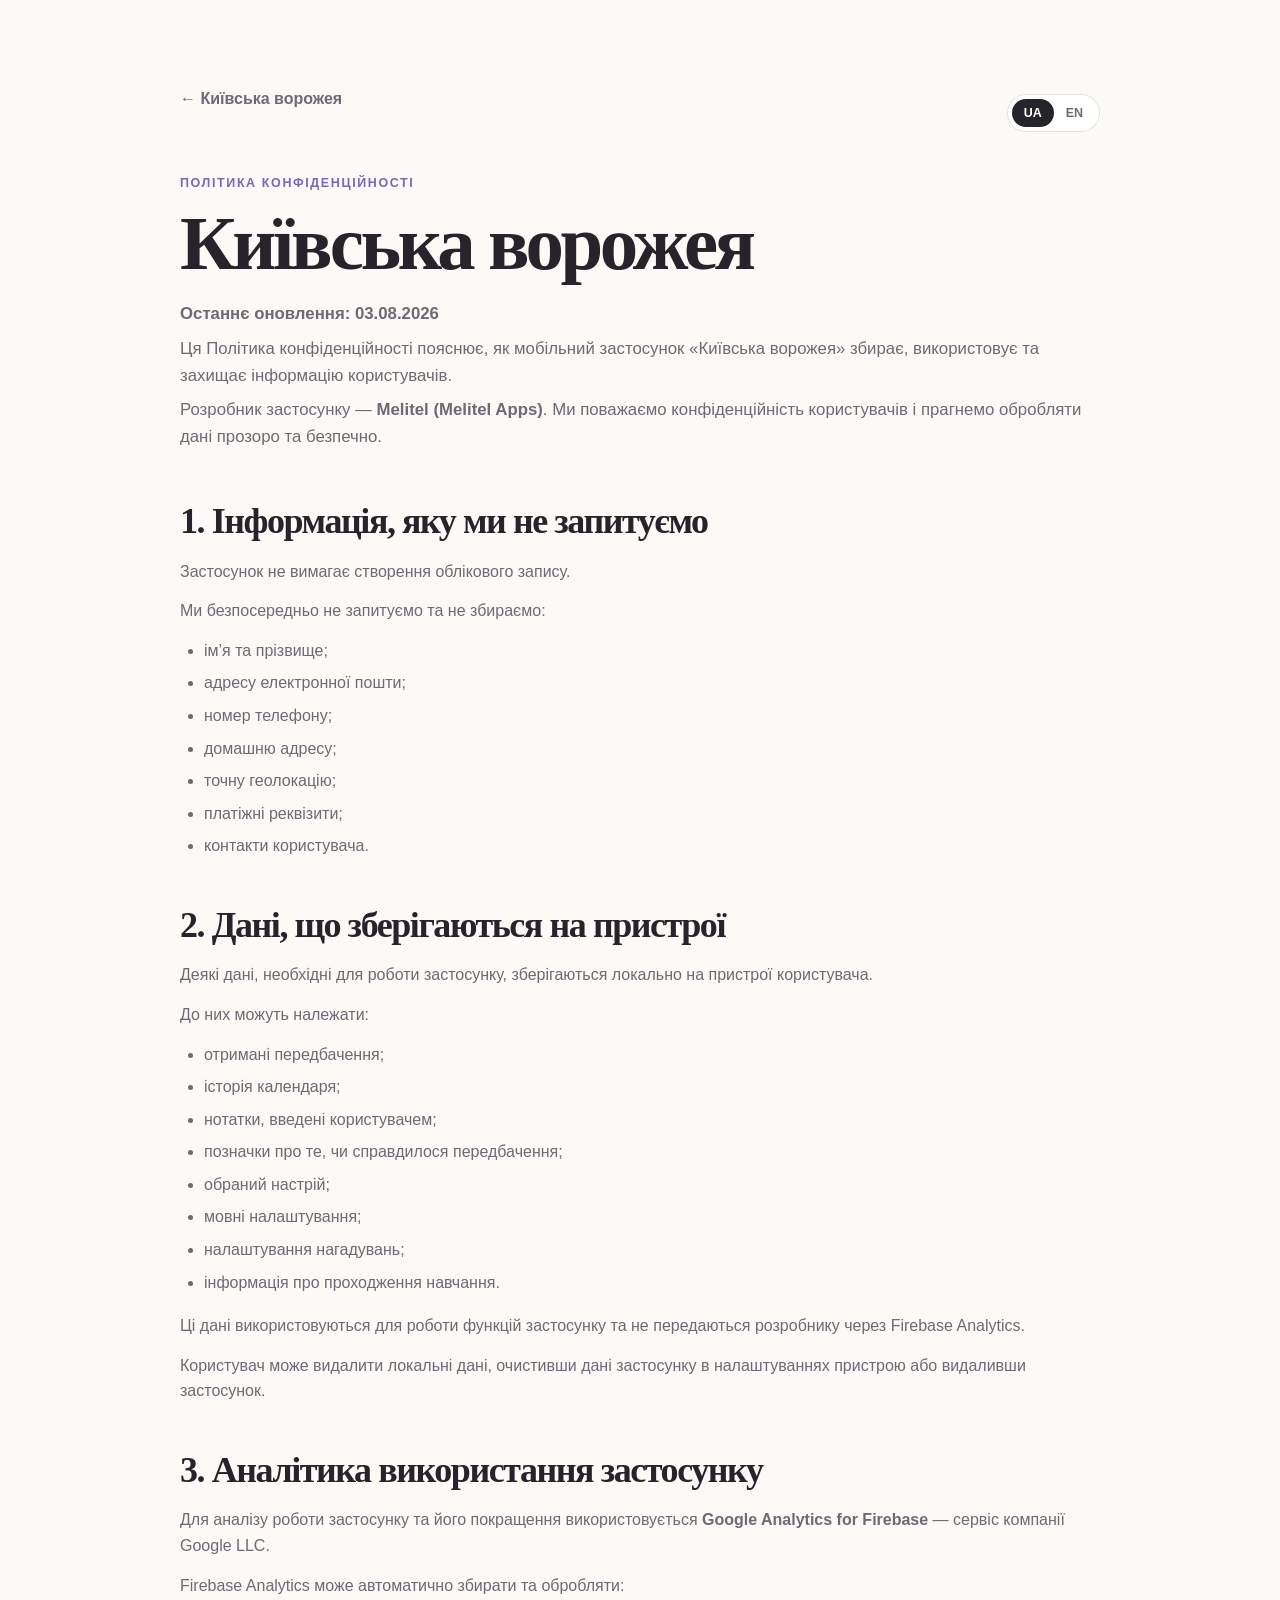
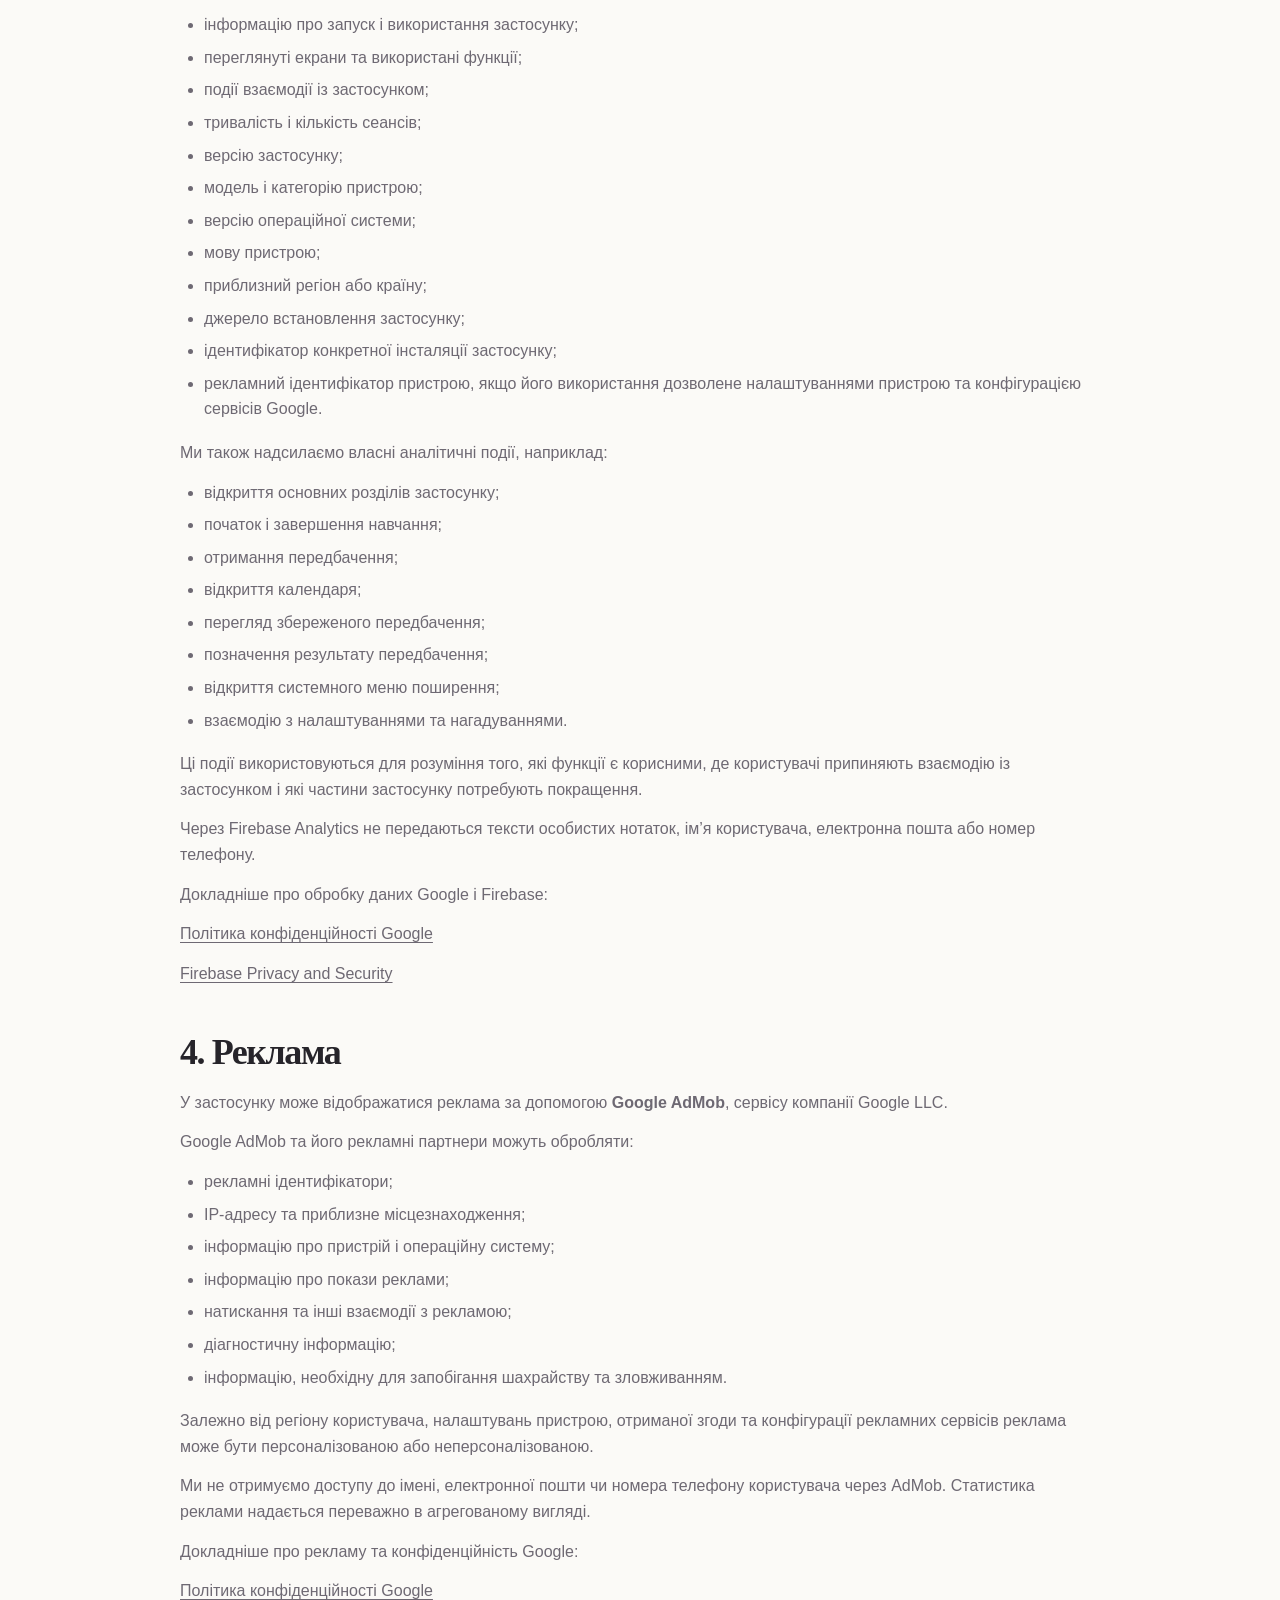
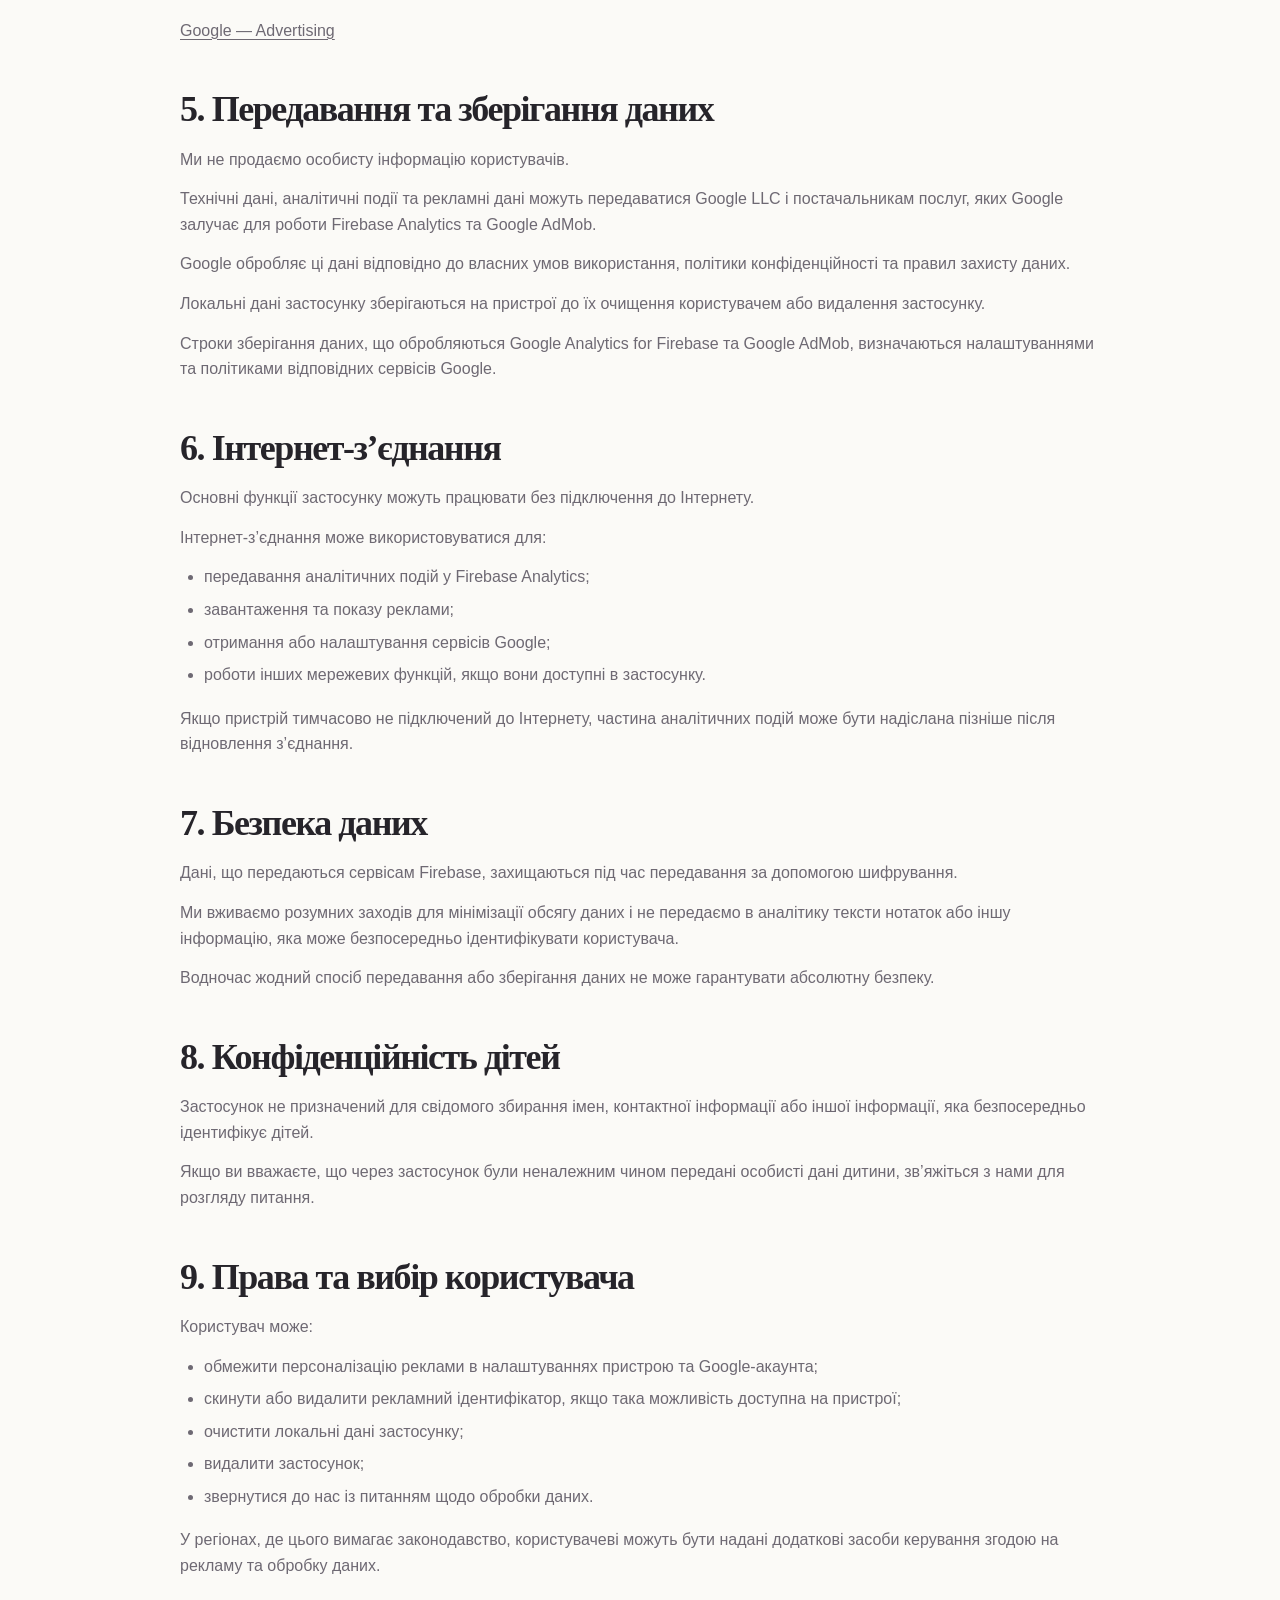
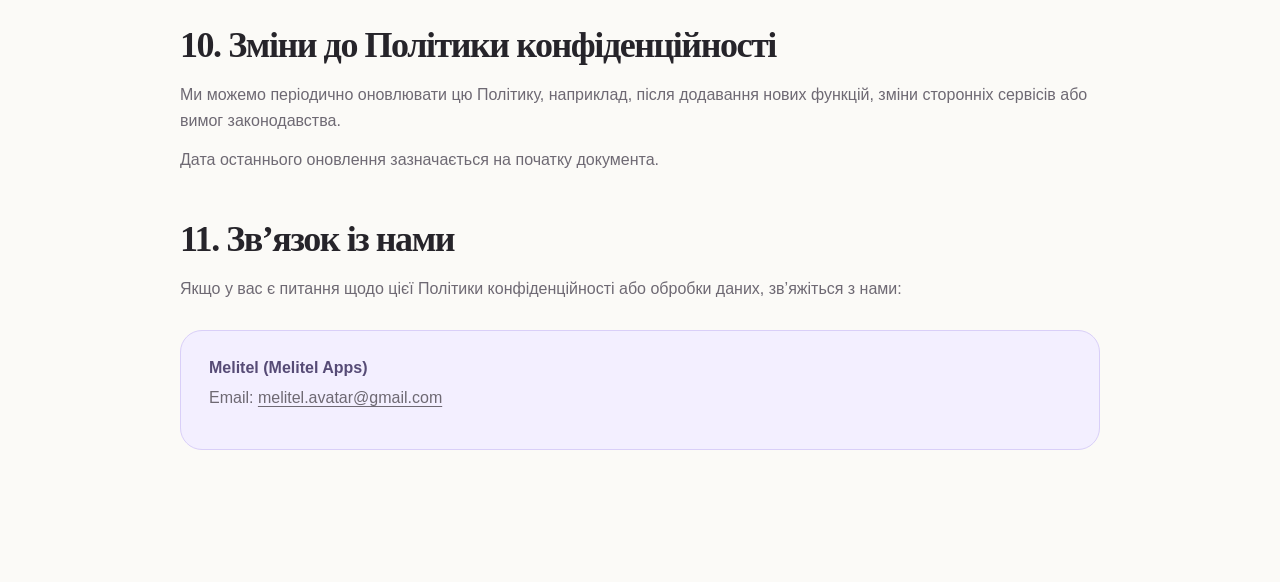
<file: kyiv-fortune-privacy/index.html>
<!doctype html>

<html lang="uk">

<head>
    <meta charset="utf-8">

    <meta name="viewport"
          content="width=device-width, initial-scale=1">

    <meta name="theme-color"
          content="#fbfaf7">

    <meta name="description"
          content="Політика конфіденційності мобільного застосунку Київська ворожея.">

    <meta property="og:title"
          content="Київська ворожея — Політика конфіденційності">

    <meta property="og:description"
          content="Інформація про обробку даних, Firebase Analytics та Google AdMob у застосунку Київська ворожея.">

    <meta property="og:type"
          content="website">

    <meta property="og:url"
          content="https://melitel.github.io/kyiv-fortune-privacy/">

    <link rel="canonical"
          href="https://melitel.github.io/kyiv-fortune-privacy/">

    <title>
        Київська ворожея — Політика конфіденційності
    </title>

    <link rel="stylesheet"
          href="../styles.css">


    <style>

        /* =====================================================
           Privacy policy page
           ===================================================== */

        .privacy-wrapper {
            max-width: 920px;
        }


        .privacy-toolbar {
            display: flex;
            justify-content: space-between;
            align-items: center;
            gap: 20px;
            margin-bottom: 34px;
        }


        .privacy-lang-switch {
            display: flex;
            padding: 4px;
            border: 1px solid var(--line);
            border-radius: 999px;
            background: var(--paper);
        }


        .privacy-lang-button {
            border: 0;
            padding: 7px 12px;
            border-radius: 999px;
            background: transparent;
            color: var(--muted);
            font-size: 0.78rem;
            font-weight: 800;
            cursor: pointer;
        }


            .privacy-lang-button.is-active {
                background: var(--ink);
                color: var(--paper);
            }


        .privacy-header {
            margin-bottom: 50px;
        }


            .privacy-header h1 {
                margin: 12px 0 20px;
                font: 600 clamp(2.7rem, 6vw, 5.5rem) / 0.98 var(--serif);
                letter-spacing: -0.045em;
            }


            .privacy-header p {
                margin: 8px 0;
                color: var(--muted);
                font-size: 1.05rem;
            }


        .privacy-content {
            font-size: 1rem;
        }


            .privacy-content section {
                margin: 0 0 46px;
            }


            .privacy-content h2 {
                margin: 0 0 16px;
                font: 600 clamp(1.65rem, 3vw, 2.25rem) / 1.15 var(--serif);
            }


            .privacy-content p {
                margin: 0 0 14px;
                color: var(--muted);
            }


            .privacy-content ul {
                margin: 14px 0 18px;
                padding-left: 24px;
                color: var(--muted);
            }


            .privacy-content li {
                margin: 7px 0;
            }


            .privacy-content a {
                text-decoration-thickness: 1px;
                text-underline-offset: 3px;
            }


        .privacy-note {
            margin: 28px 0 46px;
        }


        [data-policy-lang] {
            display: none;
        }


            [data-policy-lang].is-active {
                display: block;
            }


        @media (max-width: 620px) {

            .privacy-toolbar {
                align-items: flex-start;
                flex-direction: column;
            }


            .privacy-header h1 {
                font-size: 2.75rem;
            }
        }
    </style>

</head>


<body class="app-page theme-fortune">

    <main class="section">

        <div class="container privacy-wrapper">


            <!-- =================================================
                 Navigation
                 ================================================= -->

            <div class="privacy-toolbar">

                <a class="back-link"
                   href="../apps/kyiv-fortune/">
                    ← Київська ворожея
                </a>


                <div class="privacy-lang-switch"
                     aria-label="Language">

                    <button type="button"
                            class="privacy-lang-button is-active"
                            data-set-policy-lang="uk"
                            aria-pressed="true">
                        UA
                    </button>


                    <button type="button"
                            class="privacy-lang-button"
                            data-set-policy-lang="en"
                            aria-pressed="false">
                        EN
                    </button>

                </div>

            </div>



            <!-- =================================================
                 Ukrainian
                 ================================================= -->

            <div data-policy-lang="uk"
                 class="is-active">

                <header class="privacy-header">

                    <span class="kicker">
                        Політика конфіденційності
                    </span>


                    <h1>
                        Київська ворожея
                    </h1>


                    <p>
                        <strong>
                            Останнє оновлення: 03.08.2026
                        </strong>
                    </p>


                    <p>
                        Ця Політика конфіденційності пояснює,
                        як мобільний застосунок
                        «Київська ворожея» збирає,
                        використовує та захищає
                        інформацію користувачів.
                    </p>


                    <p>
                        Розробник застосунку —
                        <strong>Melitel (Melitel Apps)</strong>.
                        Ми поважаємо конфіденційність
                        користувачів і прагнемо
                        обробляти дані прозоро та безпечно.
                    </p>

                </header>



                <div class="privacy-content">


                    <!-- 1 -->

                    <section>

                        <h2>
                            1. Інформація, яку ми не запитуємо
                        </h2>


                        <p>
                            Застосунок не вимагає створення
                            облікового запису.
                        </p>


                        <p>
                            Ми безпосередньо не запитуємо
                            та не збираємо:
                        </p>


                        <ul>
                            <li>ім’я та прізвище;</li>
                            <li>адресу електронної пошти;</li>
                            <li>номер телефону;</li>
                            <li>домашню адресу;</li>
                            <li>точну геолокацію;</li>
                            <li>платіжні реквізити;</li>
                            <li>контакти користувача.</li>
                        </ul>

                    </section>



                    <!-- 2 -->

                    <section>

                        <h2>
                            2. Дані, що зберігаються на пристрої
                        </h2>


                        <p>
                            Деякі дані, необхідні для роботи
                            застосунку, зберігаються локально
                            на пристрої користувача.
                        </p>


                        <p>
                            До них можуть належати:
                        </p>


                        <ul>
                            <li>отримані передбачення;</li>
                            <li>історія календаря;</li>
                            <li>
                                нотатки, введені користувачем;
                            </li>
                            <li>
                                позначки про те,
                                чи справдилося передбачення;
                            </li>
                            <li>обраний настрій;</li>
                            <li>мовні налаштування;</li>
                            <li>налаштування нагадувань;</li>
                            <li>
                                інформація про проходження
                                навчання.
                            </li>
                        </ul>


                        <p>
                            Ці дані використовуються
                            для роботи функцій застосунку
                            та не передаються розробнику
                            через Firebase Analytics.
                        </p>


                        <p>
                            Користувач може видалити локальні
                            дані, очистивши дані застосунку
                            в налаштуваннях пристрою
                            або видаливши застосунок.
                        </p>

                    </section>



                    <!-- 3 -->

                    <section>

                        <h2>
                            3. Аналітика використання застосунку
                        </h2>


                        <p>
                            Для аналізу роботи застосунку
                            та його покращення використовується
                            <strong>Google Analytics for Firebase</strong>
                            — сервіс компанії Google LLC.
                        </p>


                        <p>
                            Firebase Analytics може автоматично
                            збирати та обробляти:
                        </p>


                        <ul>
                            <li>
                                інформацію про запуск
                                і використання застосунку;
                            </li>

                            <li>
                                переглянуті екрани
                                та використані функції;
                            </li>

                            <li>
                                події взаємодії із застосунком;
                            </li>

                            <li>
                                тривалість і кількість сеансів;
                            </li>

                            <li>версію застосунку;</li>

                            <li>
                                модель і категорію пристрою;
                            </li>

                            <li>
                                версію операційної системи;
                            </li>

                            <li>мову пристрою;</li>

                            <li>
                                приблизний регіон або країну;
                            </li>

                            <li>
                                джерело встановлення застосунку;
                            </li>

                            <li>
                                ідентифікатор конкретної
                                інсталяції застосунку;
                            </li>

                            <li>
                                рекламний ідентифікатор
                                пристрою, якщо його використання
                                дозволене налаштуваннями
                                пристрою та конфігурацією
                                сервісів Google.
                            </li>
                        </ul>


                        <p>
                            Ми також надсилаємо власні
                            аналітичні події, наприклад:
                        </p>


                        <ul>
                            <li>
                                відкриття основних розділів
                                застосунку;
                            </li>

                            <li>
                                початок і завершення навчання;
                            </li>

                            <li>
                                отримання передбачення;
                            </li>

                            <li>
                                відкриття календаря;
                            </li>

                            <li>
                                перегляд збереженого
                                передбачення;
                            </li>

                            <li>
                                позначення результату
                                передбачення;
                            </li>

                            <li>
                                відкриття системного меню
                                поширення;
                            </li>

                            <li>
                                взаємодію з налаштуваннями
                                та нагадуваннями.
                            </li>
                        </ul>


                        <p>
                            Ці події використовуються
                            для розуміння того,
                            які функції є корисними,
                            де користувачі припиняють
                            взаємодію із застосунком
                            і які частини застосунку
                            потребують покращення.
                        </p>


                        <p>
                            Через Firebase Analytics
                            не передаються тексти особистих
                            нотаток, ім’я користувача,
                            електронна пошта або номер телефону.
                        </p>


                        <p>
                            Докладніше про обробку даних
                            Google і Firebase:
                        </p>


                        <p>
                            <a href="https://policies.google.com/privacy"
                               target="_blank"
                               rel="noopener">
                                Політика конфіденційності Google
                            </a>
                        </p>


                        <p>
                            <a href="https://firebase.google.com/support/privacy"
                               target="_blank"
                               rel="noopener">
                                Firebase Privacy and Security
                            </a>
                        </p>

                    </section>



                    <!-- 4 -->

                    <section>

                        <h2>
                            4. Реклама
                        </h2>


                        <p>
                            У застосунку може відображатися
                            реклама за допомогою
                            <strong>Google AdMob</strong>,
                            сервісу компанії Google LLC.
                        </p>


                        <p>
                            Google AdMob та його рекламні
                            партнери можуть обробляти:
                        </p>


                        <ul>
                            <li>рекламні ідентифікатори;</li>

                            <li>
                                IP-адресу та приблизне
                                місцезнаходження;
                            </li>

                            <li>
                                інформацію про пристрій
                                і операційну систему;
                            </li>

                            <li>
                                інформацію про покази реклами;
                            </li>

                            <li>
                                натискання та інші взаємодії
                                з рекламою;
                            </li>

                            <li>
                                діагностичну інформацію;
                            </li>

                            <li>
                                інформацію, необхідну
                                для запобігання шахрайству
                                та зловживанням.
                            </li>
                        </ul>


                        <p>
                            Залежно від регіону користувача,
                            налаштувань пристрою,
                            отриманої згоди та конфігурації
                            рекламних сервісів реклама
                            може бути персоналізованою
                            або неперсоналізованою.
                        </p>


                        <p>
                            Ми не отримуємо доступу
                            до імені, електронної пошти
                            чи номера телефону користувача
                            через AdMob.
                            Статистика реклами надається
                            переважно в агрегованому вигляді.
                        </p>


                        <p>
                            Докладніше про рекламу
                            та конфіденційність Google:
                        </p>


                        <p>
                            <a href="https://policies.google.com/privacy"
                               target="_blank"
                               rel="noopener">
                                Політика конфіденційності Google
                            </a>
                        </p>


                        <p>
                            <a href="https://policies.google.com/technologies/ads"
                               target="_blank"
                               rel="noopener">
                                Google — Advertising
                            </a>
                        </p>

                    </section>



                    <!-- 5 -->

                    <section>

                        <h2>
                            5. Передавання та зберігання даних
                        </h2>


                        <p>
                            Ми не продаємо особисту інформацію
                            користувачів.
                        </p>


                        <p>
                            Технічні дані, аналітичні події
                            та рекламні дані можуть передаватися
                            Google LLC і постачальникам послуг,
                            яких Google залучає для роботи
                            Firebase Analytics та Google AdMob.
                        </p>


                        <p>
                            Google обробляє ці дані
                            відповідно до власних умов
                            використання, політики
                            конфіденційності та правил
                            захисту даних.
                        </p>


                        <p>
                            Локальні дані застосунку
                            зберігаються на пристрої
                            до їх очищення користувачем
                            або видалення застосунку.
                        </p>


                        <p>
                            Строки зберігання даних,
                            що обробляються Google Analytics
                            for Firebase та Google AdMob,
                            визначаються налаштуваннями
                            та політиками відповідних
                            сервісів Google.
                        </p>

                    </section>



                    <!-- 6 -->

                    <section>

                        <h2>
                            6. Інтернет-з’єднання
                        </h2>


                        <p>
                            Основні функції застосунку
                            можуть працювати без підключення
                            до Інтернету.
                        </p>


                        <p>
                            Інтернет-з’єднання може
                            використовуватися для:
                        </p>


                        <ul>
                            <li>
                                передавання аналітичних подій
                                у Firebase Analytics;
                            </li>

                            <li>
                                завантаження та показу реклами;
                            </li>

                            <li>
                                отримання або налаштування
                                сервісів Google;
                            </li>

                            <li>
                                роботи інших мережевих функцій,
                                якщо вони доступні
                                в застосунку.
                            </li>
                        </ul>


                        <p>
                            Якщо пристрій тимчасово
                            не підключений до Інтернету,
                            частина аналітичних подій
                            може бути надіслана пізніше
                            після відновлення з’єднання.
                        </p>

                    </section>



                    <!-- 7 -->

                    <section>

                        <h2>
                            7. Безпека даних
                        </h2>


                        <p>
                            Дані, що передаються сервісам
                            Firebase, захищаються
                            під час передавання
                            за допомогою шифрування.
                        </p>


                        <p>
                            Ми вживаємо розумних заходів
                            для мінімізації обсягу даних
                            і не передаємо в аналітику
                            тексти нотаток або іншу інформацію,
                            яка може безпосередньо
                            ідентифікувати користувача.
                        </p>


                        <p>
                            Водночас жодний спосіб передавання
                            або зберігання даних
                            не може гарантувати
                            абсолютну безпеку.
                        </p>

                    </section>



                    <!-- 8 -->

                    <section>

                        <h2>
                            8. Конфіденційність дітей
                        </h2>


                        <p>
                            Застосунок не призначений
                            для свідомого збирання імен,
                            контактної інформації
                            або іншої інформації,
                            яка безпосередньо
                            ідентифікує дітей.
                        </p>


                        <p>
                            Якщо ви вважаєте,
                            що через застосунок були
                            неналежним чином передані
                            особисті дані дитини,
                            зв’яжіться з нами
                            для розгляду питання.
                        </p>

                    </section>



                    <!-- 9 -->

                    <section>

                        <h2>
                            9. Права та вибір користувача
                        </h2>


                        <p>
                            Користувач може:
                        </p>


                        <ul>
                            <li>
                                обмежити персоналізацію
                                реклами в налаштуваннях
                                пристрою та Google-акаунта;
                            </li>

                            <li>
                                скинути або видалити
                                рекламний ідентифікатор,
                                якщо така можливість доступна
                                на пристрої;
                            </li>

                            <li>
                                очистити локальні дані
                                застосунку;
                            </li>

                            <li>
                                видалити застосунок;
                            </li>

                            <li>
                                звернутися до нас із питанням
                                щодо обробки даних.
                            </li>
                        </ul>


                        <p>
                            У регіонах, де цього вимагає
                            законодавство, користувачеві
                            можуть бути надані додаткові
                            засоби керування згодою
                            на рекламу та обробку даних.
                        </p>

                    </section>



                    <!-- 10 -->

                    <section>

                        <h2>
                            10. Зміни до Політики конфіденційності
                        </h2>


                        <p>
                            Ми можемо періодично оновлювати
                            цю Політику, наприклад,
                            після додавання нових функцій,
                            зміни сторонніх сервісів
                            або вимог законодавства.
                        </p>


                        <p>
                            Дата останнього оновлення
                            зазначається на початку документа.
                        </p>

                    </section>



                    <!-- 11 -->

                    <section>

                        <h2>
                            11. Зв’язок із нами
                        </h2>


                        <p>
                            Якщо у вас є питання
                            щодо цієї Політики конфіденційності
                            або обробки даних,
                            зв’яжіться з нами:
                        </p>


                        <div class="notice privacy-note">

                            <strong>
                                Melitel (Melitel Apps)
                            </strong>


                            <p>
                                Email:

                                <a href="mailto:melitel.avatar@gmail.com">
                                    melitel.avatar@gmail.com
                                </a>
                            </p>

                        </div>

                    </section>

                </div>

            </div>



            <!-- =================================================
                 English
                 ================================================= -->

            <div data-policy-lang="en">

                <header class="privacy-header">

                    <span class="kicker">
                        Privacy Policy
                    </span>


                    <h1>
                        Kyiv’s Fortune Teller
                    </h1>


                    <p>
                        <strong>
                            Last updated: August 3, 2026
                        </strong>
                    </p>


                    <p>
                        This Privacy Policy explains
                        how the mobile application
                        “Kyiv’s Fortune Teller”
                        collects, uses, and protects
                        user information.
                    </p>


                    <p>
                        The application is developed by
                        <strong>Melitel (Melitel Apps)</strong>.
                        We respect users' privacy
                        and aim to handle data
                        transparently and securely.
                    </p>

                </header>



                <div class="privacy-content">


                    <!-- 1 -->

                    <section>

                        <h2>
                            1. Information we do not request
                        </h2>


                        <p>
                            The application does not require
                            users to create an account.
                        </p>


                        <p>
                            We do not directly request
                            or collect:
                        </p>


                        <ul>
                            <li>first or last name;</li>
                            <li>email address;</li>
                            <li>phone number;</li>
                            <li>home address;</li>
                            <li>precise location;</li>
                            <li>payment information;</li>
                            <li>user contacts.</li>
                        </ul>

                    </section>



                    <!-- 2 -->

                    <section>

                        <h2>
                            2. Data stored on the device
                        </h2>


                        <p>
                            Some information required
                            for the application's functionality
                            is stored locally
                            on the user's device.
                        </p>


                        <p>
                            This may include:
                        </p>


                        <ul>
                            <li>received predictions;</li>
                            <li>calendar history;</li>

                            <li>
                                notes entered by the user;
                            </li>

                            <li>
                                information about whether
                                a prediction came true;
                            </li>

                            <li>selected mood;</li>
                            <li>language settings;</li>
                            <li>reminder settings;</li>

                            <li>
                                information about completion
                                of the tutorial.
                            </li>
                        </ul>


                        <p>
                            This information is used
                            to provide the application's
                            features and is not transmitted
                            to the developer through
                            Firebase Analytics.
                        </p>


                        <p>
                            Users can remove locally stored data
                            by clearing the application's data
                            in device settings
                            or by uninstalling the application.
                        </p>

                    </section>



                    <!-- 3 -->

                    <section>

                        <h2>
                            3. Application usage analytics
                        </h2>


                        <p>
                            The application uses
                            <strong>Google Analytics for Firebase</strong>,
                            a service provided by Google LLC,
                            to analyze application usage
                            and improve the product.
                        </p>


                        <p>
                            Firebase Analytics may automatically
                            collect and process:
                        </p>


                        <ul>
                            <li>
                                information about application
                                launches and usage;
                            </li>

                            <li>
                                screens viewed
                                and features used;
                            </li>

                            <li>
                                application interaction events;
                            </li>

                            <li>
                                session duration
                                and number of sessions;
                            </li>

                            <li>application version;</li>

                            <li>
                                device model and category;
                            </li>

                            <li>
                                operating system version;
                            </li>

                            <li>device language;</li>

                            <li>
                                approximate region or country;
                            </li>

                            <li>
                                application installation source;
                            </li>

                            <li>
                                an identifier associated
                                with a particular
                                application installation;
                            </li>

                            <li>
                                the device advertising identifier
                                when its use is allowed
                                by device settings
                                and Google service configuration.
                            </li>
                        </ul>


                        <p>
                            We also send custom analytics events,
                            for example:
                        </p>


                        <ul>
                            <li>
                                opening the application's
                                main sections;
                            </li>

                            <li>
                                starting and completing
                                the tutorial;
                            </li>

                            <li>
                                receiving a prediction;
                            </li>

                            <li>
                                opening the calendar;
                            </li>

                            <li>
                                viewing a saved prediction;
                            </li>

                            <li>
                                marking the outcome
                                of a prediction;
                            </li>

                            <li>
                                opening the system share menu;
                            </li>

                            <li>
                                interacting with settings
                                and reminders.
                            </li>
                        </ul>


                        <p>
                            These events are used
                            to understand which features
                            are useful, where users stop
                            interacting with the application,
                            and which parts of the product
                            may need improvement.
                        </p>


                        <p>
                            Personal note text, user names,
                            email addresses, and phone numbers
                            are not sent through
                            Firebase Analytics.
                        </p>


                        <p>
                            More information about
                            Google and Firebase data practices:
                        </p>


                        <p>
                            <a href="https://policies.google.com/privacy"
                               target="_blank"
                               rel="noopener">
                                Google Privacy Policy
                            </a>
                        </p>


                        <p>
                            <a href="https://firebase.google.com/support/privacy"
                               target="_blank"
                               rel="noopener">
                                Firebase Privacy and Security
                            </a>
                        </p>

                    </section>



                    <!-- 4 -->

                    <section>

                        <h2>
                            4. Advertising
                        </h2>


                        <p>
                            The application may display
                            advertising through
                            <strong>Google AdMob</strong>,
                            a service provided by Google LLC.
                        </p>


                        <p>
                            Google AdMob and its advertising
                            partners may process:
                        </p>


                        <ul>
                            <li>advertising identifiers;</li>

                            <li>
                                IP address and approximate
                                location;
                            </li>

                            <li>
                                device and operating system
                                information;
                            </li>

                            <li>
                                advertising impression data;
                            </li>

                            <li>
                                clicks and other interactions
                                with advertisements;
                            </li>

                            <li>diagnostic information;</li>

                            <li>
                                information required
                                for fraud prevention
                                and abuse detection.
                            </li>
                        </ul>


                        <p>
                            Depending on the user's region,
                            device settings, consent choices,
                            and advertising service configuration,
                            advertisements may be personalized
                            or non-personalized.
                        </p>


                        <p>
                            We do not receive access
                            to the user's name,
                            email address, or phone number
                            through AdMob.
                            Advertising statistics are generally
                            provided in aggregated form.
                        </p>


                        <p>
                            More information about
                            Google advertising and privacy:
                        </p>


                        <p>
                            <a href="https://policies.google.com/privacy"
                               target="_blank"
                               rel="noopener">
                                Google Privacy Policy
                            </a>
                        </p>


                        <p>
                            <a href="https://policies.google.com/technologies/ads"
                               target="_blank"
                               rel="noopener">
                                Google — Advertising
                            </a>
                        </p>

                    </section>



                    <!-- 5 -->

                    <section>

                        <h2>
                            5. Data sharing and retention
                        </h2>


                        <p>
                            We do not sell users'
                            personal information.
                        </p>


                        <p>
                            Technical data, analytics events,
                            and advertising data may be
                            transmitted to Google LLC
                            and service providers used
                            by Google to operate
                            Firebase Analytics
                            and Google AdMob.
                        </p>


                        <p>
                            Google processes this information
                            according to its own terms,
                            privacy policies,
                            and data protection practices.
                        </p>


                        <p>
                            Locally stored application data
                            remains on the device
                            until the user clears the data
                            or uninstalls the application.
                        </p>


                        <p>
                            Retention periods for information
                            processed through Google Analytics
                            for Firebase and Google AdMob
                            are determined by the settings
                            and policies of the relevant
                            Google services.
                        </p>

                    </section>



                    <!-- 6 -->

                    <section>

                        <h2>
                            6. Internet connection
                        </h2>


                        <p>
                            The application's core features
                            may function without
                            an Internet connection.
                        </p>


                        <p>
                            An Internet connection may be used for:
                        </p>


                        <ul>
                            <li>
                                transmitting analytics events
                                to Firebase Analytics;
                            </li>

                            <li>
                                loading and displaying
                                advertisements;
                            </li>

                            <li>
                                accessing or configuring
                                Google services;
                            </li>

                            <li>
                                other network functionality
                                where available in the application.
                            </li>
                        </ul>


                        <p>
                            If the device is temporarily offline,
                            some analytics events may be sent
                            later after the Internet connection
                            is restored.
                        </p>

                    </section>



                    <!-- 7 -->

                    <section>

                        <h2>
                            7. Data security
                        </h2>


                        <p>
                            Data transmitted to Firebase
                            services is protected
                            using encryption in transit.
                        </p>


                        <p>
                            We take reasonable steps
                            to minimize the amount of data
                            processed and do not send
                            note contents or other information
                            that directly identifies
                            the user through analytics.
                        </p>


                        <p>
                            However, no method of electronic
                            transmission or storage can
                            guarantee absolute security.
                        </p>

                    </section>



                    <!-- 8 -->

                    <section>

                        <h2>
                            8. Children's privacy
                        </h2>


                        <p>
                            The application is not designed
                            to knowingly collect names,
                            contact information,
                            or other information
                            that directly identifies children.
                        </p>


                        <p>
                            If you believe that a child's
                            personal information has been
                            transmitted improperly through
                            the application, please contact us
                            so that we can review the issue.
                        </p>

                    </section>



                    <!-- 9 -->

                    <section>

                        <h2>
                            9. User rights and choices
                        </h2>


                        <p>
                            Users may:
                        </p>


                        <ul>
                            <li>
                                manage advertising
                                personalization settings
                                through device
                                and Google Account settings;
                            </li>

                            <li>
                                reset or delete
                                the advertising identifier
                                where supported by the device;
                            </li>

                            <li>
                                clear locally stored
                                application data;
                            </li>

                            <li>
                                uninstall the application;
                            </li>

                            <li>
                                contact us with questions
                                regarding data processing.
                            </li>
                        </ul>


                        <p>
                            In regions where required by law,
                            users may be provided
                            with additional controls
                            regarding consent for advertising
                            and data processing.
                        </p>

                    </section>



                    <!-- 10 -->

                    <section>

                        <h2>
                            10. Changes to this Privacy Policy
                        </h2>


                        <p>
                            We may update this Privacy Policy
                            from time to time, for example
                            when adding new features,
                            changing third-party services,
                            or responding to legal requirements.
                        </p>


                        <p>
                            The date of the latest update
                            is shown at the beginning
                            of this document.
                        </p>

                    </section>



                    <!-- 11 -->

                    <section>

                        <h2>
                            11. Contact us
                        </h2>


                        <p>
                            If you have any questions
                            about this Privacy Policy
                            or how data is processed,
                            please contact us:
                        </p>


                        <div class="notice privacy-note">

                            <strong>
                                Melitel (Melitel Apps)
                            </strong>


                            <p>
                                Email:

                                <a href="mailto:melitel.avatar@gmail.com">
                                    melitel.avatar@gmail.com
                                </a>
                            </p>

                        </div>

                    </section>

                </div>

            </div>

        </div>

    </main>



    <!-- =====================================================
         Language switch
         ===================================================== -->

    <script>

        (() => {

            const STORAGE_KEY =
                "kyiv-fortune-privacy-language";


            const buttons =
                document.querySelectorAll(
                    "[data-set-policy-lang]"
                );


            const pages =
                document.querySelectorAll(
                    "[data-policy-lang]"
                );


            const backLink =
                document.querySelector(
                    ".privacy-toolbar .back-link"
                );


            function setLanguage(lang) {

                lang =
                    lang === "en"
                        ? "en"
                        : "uk";


                document.documentElement.lang =
                    lang;


                pages.forEach(page => {

                    page.classList.toggle(
                        "is-active",
                        page.dataset.policyLang === lang
                    );

                });


                buttons.forEach(button => {

                    const active =
                        button.dataset.setPolicyLang === lang;


                    button.classList.toggle(
                        "is-active",
                        active
                    );


                    button.setAttribute(
                        "aria-pressed",
                        String(active)
                    );

                });


                if (backLink) {

                    backLink.textContent =
                        lang === "en"
                            ? "← Kyiv’s Fortune Teller"
                            : "← Київська ворожея";

                }


                document.title =
                    lang === "en"
                        ? "Kyiv’s Fortune Teller — Privacy Policy"
                        : "Київська ворожея — Політика конфіденційності";


                try {

                    localStorage.setItem(
                        STORAGE_KEY,
                        lang
                    );

                } catch (_) {
                    // localStorage may be unavailable.
                }

            }



            let initialLanguage =
                "uk";


            try {

                const savedLanguage =
                    localStorage.getItem(
                        STORAGE_KEY
                    );


                if (
                    savedLanguage === "uk" ||
                    savedLanguage === "en"
                ) {

                    initialLanguage =
                        savedLanguage;

                }

            } catch (_) {
                // localStorage may be unavailable.
            }



            buttons.forEach(button => {

                button.addEventListener(
                    "click",
                    () => {

                        setLanguage(
                            button.dataset.setPolicyLang
                        );

                    }
                );

            });



            setLanguage(
                initialLanguage
            );

        })();

    </script>

</body>

</html>
</file>
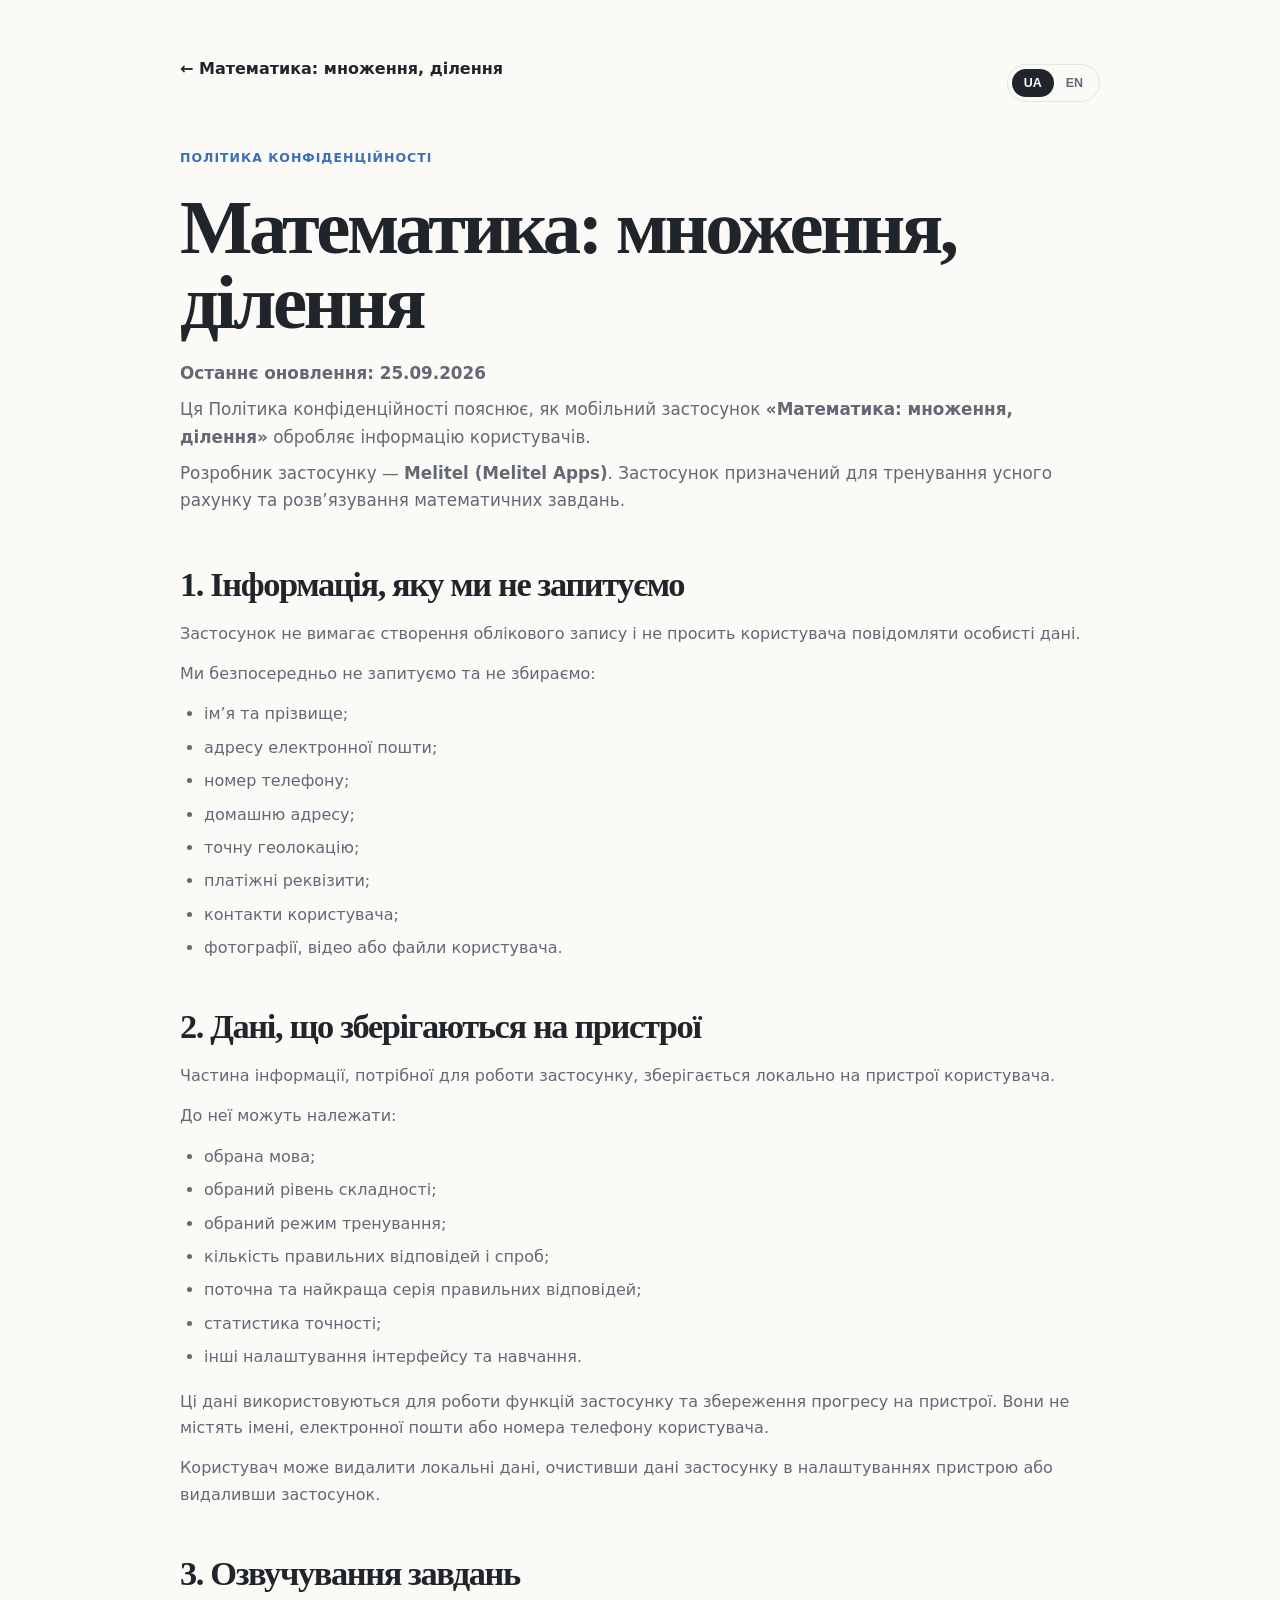
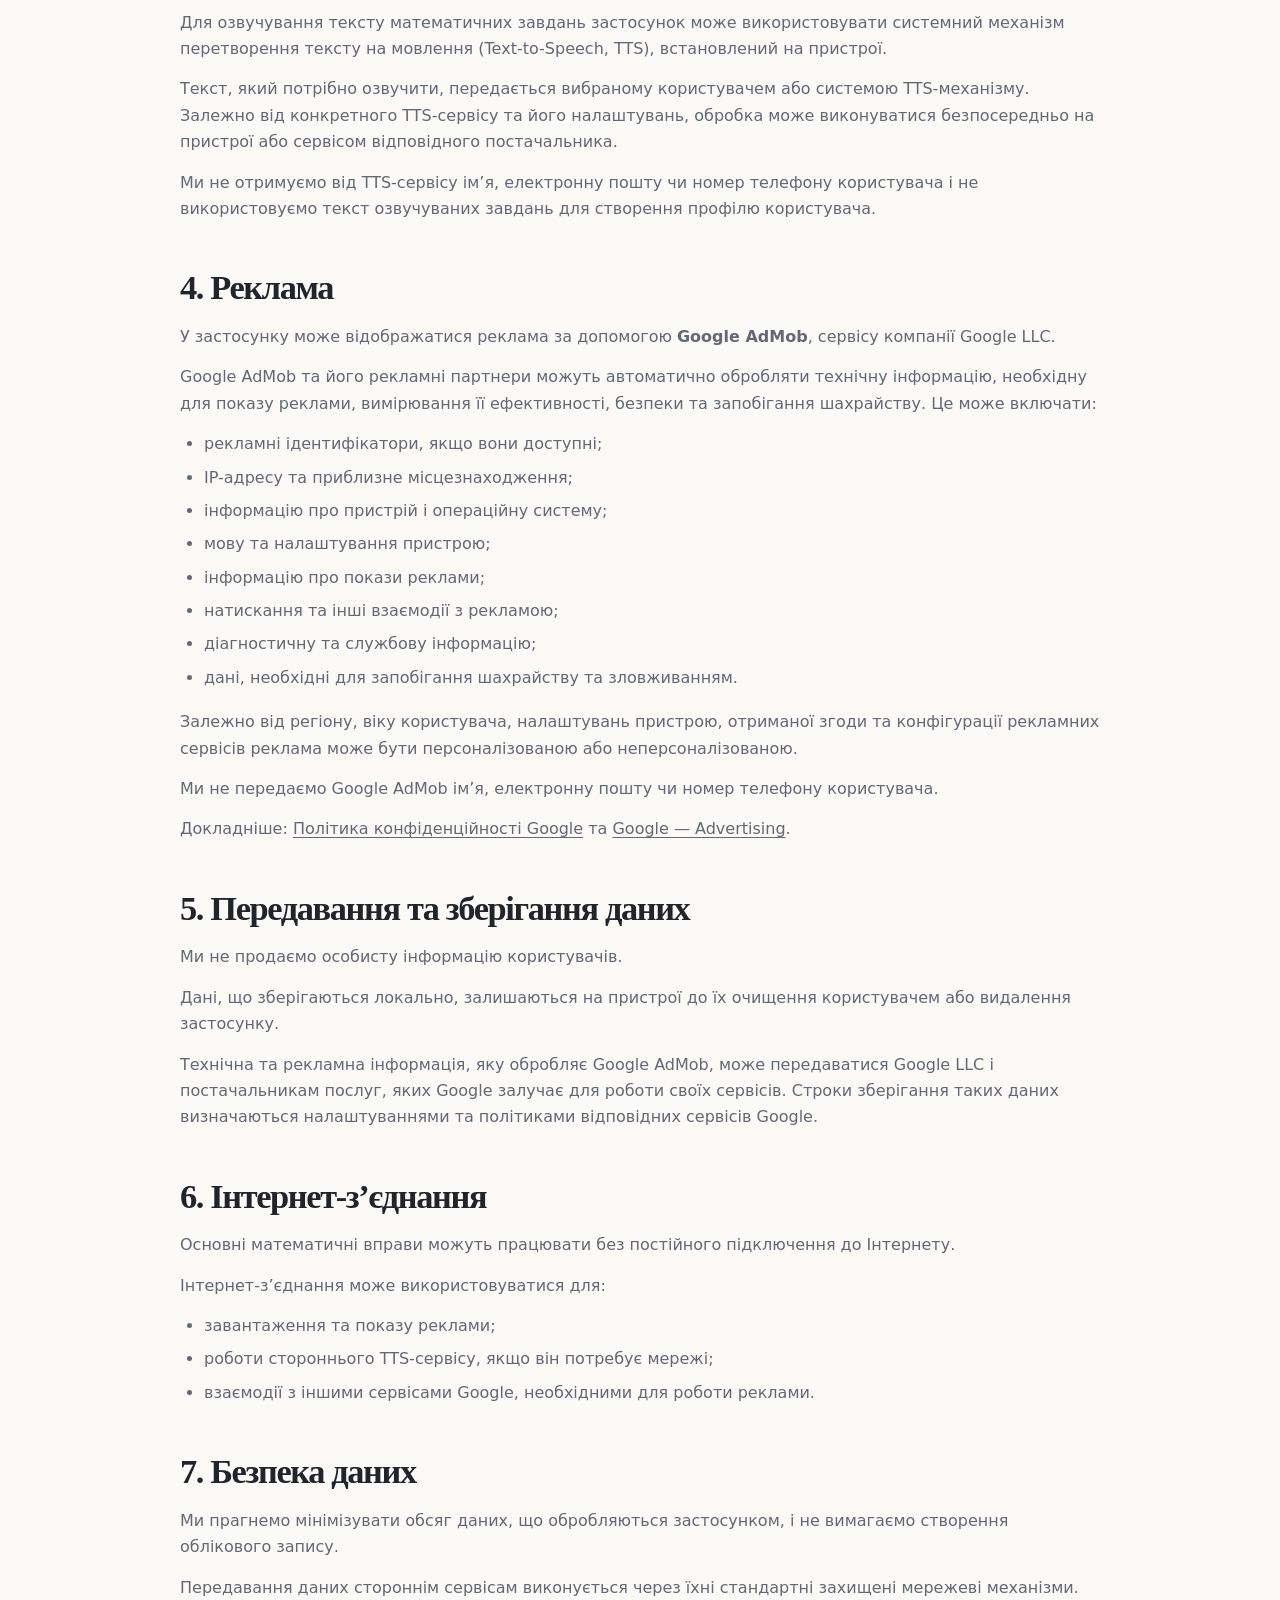
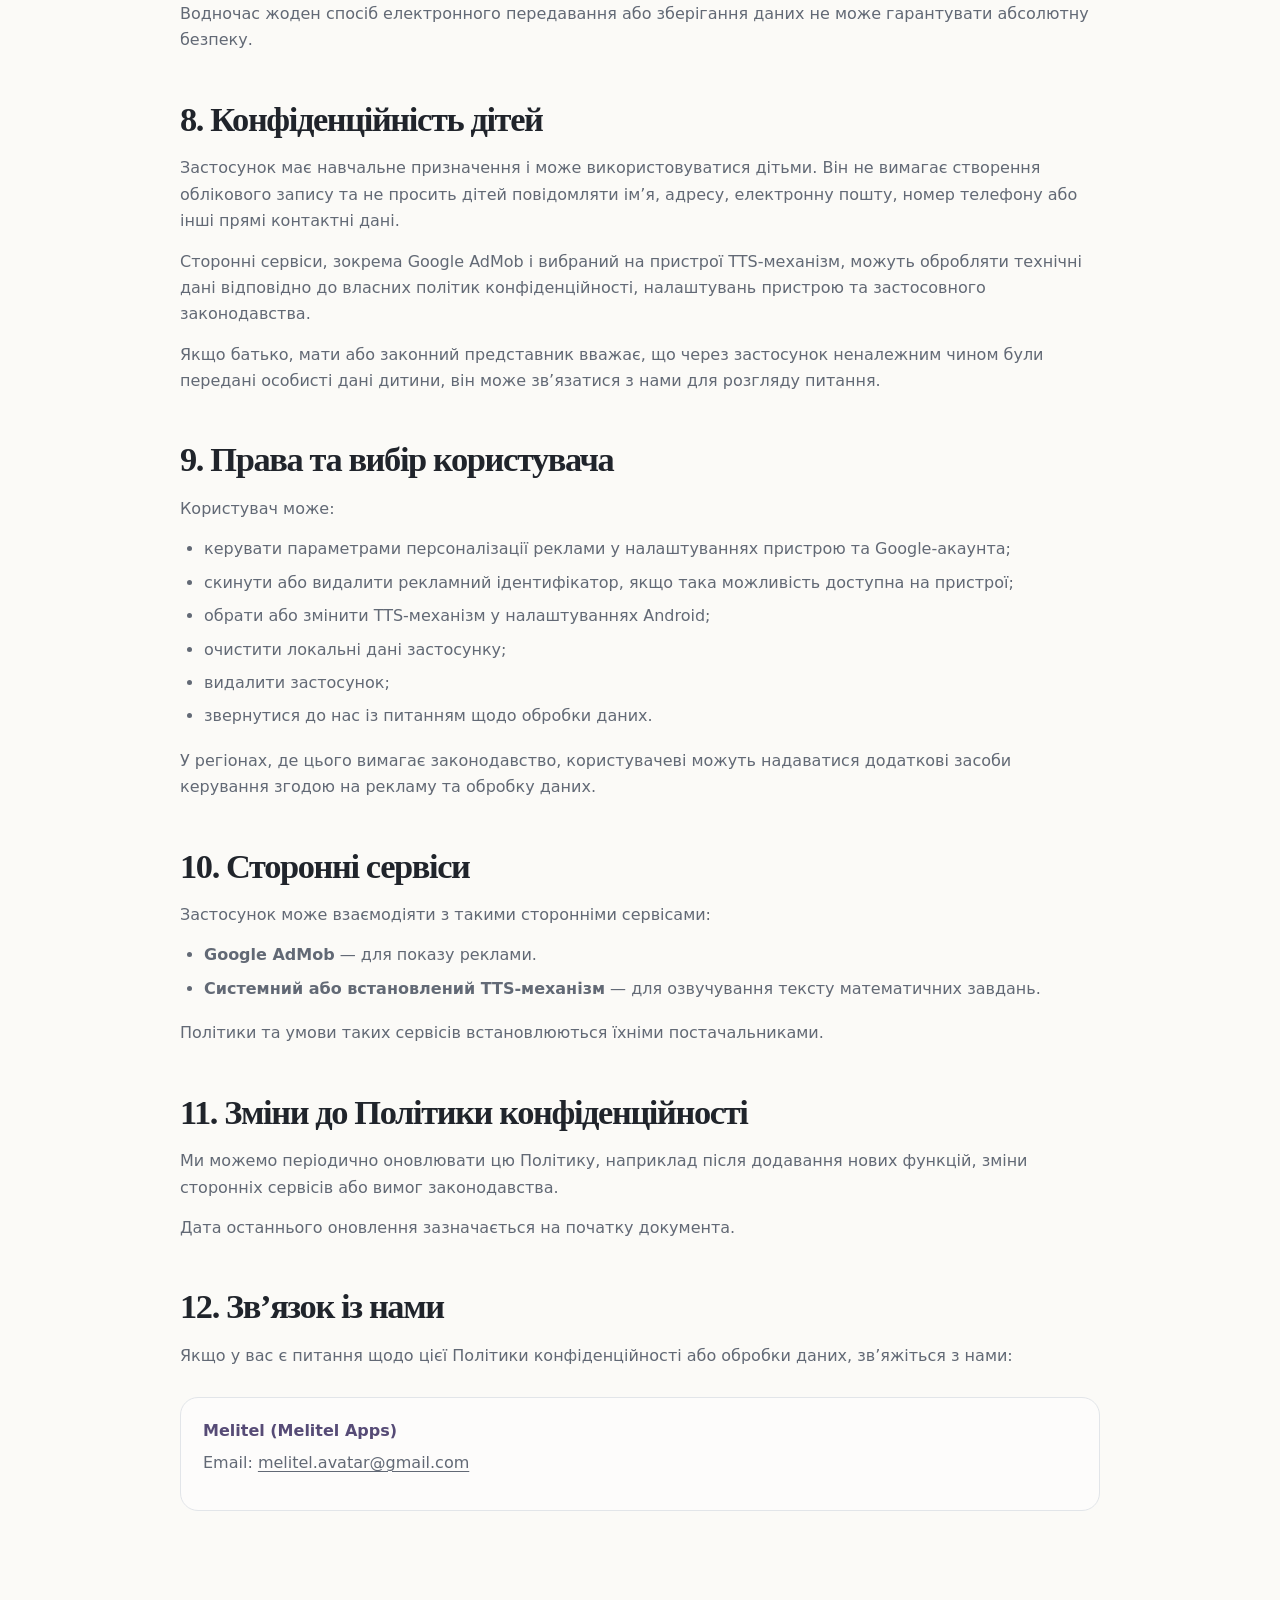
<file: mental-math-privacy/index.html>
<!doctype html>
<html lang="uk">
<head>
    <meta charset="utf-8">
    <meta name="viewport" content="width=device-width, initial-scale=1">

    <meta name="theme-color" content="#fbfaf7">
    <meta name="description"
          content="Політика конфіденційності мобільного застосунку «Математика: множення, ділення» / “Mental Math: multiply, divide” від Melitel (Melitel Apps).">

    <meta property="og:title"
          content="Математика: множення, ділення — Політика конфіденційності">
    <meta property="og:description"
          content="Інформація про локальне зберігання даних, озвучування, рекламу Google AdMob та конфіденційність у застосунку «Математика: множення, ділення».">
    <meta property="og:type" content="website">

    <title>Математика: множення, ділення — Політика конфіденційності</title>

    <!-- Shared site styles. Keep this path if the privacy page is placed
         at the same nesting level as your current privacy page. -->
    <link rel="stylesheet" href="../styles.css">

    <style>
        /* =====================================================
           Privacy policy page
           ===================================================== */

        :root {
            --paper: #fbfaf7;
            --ink: #20242b;
            --muted: #626975;
            --line: #e2e5e9;
            --accent: #3b6fb6;
            --serif: Georgia, "Times New Roman", serif;
            --sans: Inter, ui-sans-serif, system-ui, -apple-system, BlinkMacSystemFont,
                    "Segoe UI", sans-serif;
        }

        * {
            box-sizing: border-box;
        }

        body {
            margin: 0;
            background: var(--paper);
            color: var(--ink);
            font-family: var(--sans);
            line-height: 1.65;
        }

        .section {
            padding: 56px 20px 72px;
        }

        .container {
            width: min(100%, 920px);
            margin: 0 auto;
        }

        .privacy-wrapper {
            max-width: 920px;
        }

        .privacy-toolbar {
            display: flex;
            justify-content: space-between;
            align-items: center;
            gap: 20px;
            margin-bottom: 34px;
        }

        .back-link {
            color: var(--ink);
            text-decoration: none;
            font-weight: 700;
        }

        .back-link:hover {
            text-decoration: underline;
            text-underline-offset: 3px;
        }

        .privacy-lang-switch {
            display: flex;
            padding: 4px;
            border: 1px solid var(--line);
            border-radius: 999px;
            background: var(--paper);
        }

        .privacy-lang-button {
            border: 0;
            padding: 7px 12px;
            border-radius: 999px;
            background: transparent;
            color: var(--muted);
            font-size: 0.78rem;
            font-weight: 800;
            cursor: pointer;
        }

        .privacy-lang-button.is-active {
            background: var(--ink);
            color: var(--paper);
        }

        .privacy-header {
            margin-bottom: 50px;
        }

        .kicker {
            display: inline-block;
            color: var(--accent);
            font-weight: 800;
            text-transform: uppercase;
            letter-spacing: 0.08em;
            font-size: 0.78rem;
        }

        .privacy-header h1 {
            margin: 12px 0 20px;
            font: 600 clamp(2.5rem, 6vw, 5rem) / 0.98 var(--serif);
            letter-spacing: -0.045em;
        }

        .privacy-header p {
            margin: 8px 0;
            color: var(--muted);
            font-size: 1.05rem;
        }

        .privacy-content {
            font-size: 1rem;
        }

        .privacy-content section {
            margin: 0 0 46px;
        }

        .privacy-content h2 {
            margin: 0 0 16px;
            font: 600 clamp(1.55rem, 3vw, 2.15rem) / 1.15 var(--serif);
        }

        .privacy-content p {
            margin: 0 0 14px;
            color: var(--muted);
        }

        .privacy-content ul {
            margin: 14px 0 18px;
            padding-left: 24px;
            color: var(--muted);
        }

        .privacy-content li {
            margin: 7px 0;
        }

        .privacy-content a {
            color: inherit;
            text-decoration-thickness: 1px;
            text-underline-offset: 3px;
        }

        .notice {
            padding: 20px 22px;
            border: 1px solid var(--line);
            border-radius: 18px;
            background: rgba(255, 255, 255, 0.55);
        }

        .privacy-note {
            margin: 28px 0 46px;
        }

        [data-policy-lang] {
            display: none;
        }

        [data-policy-lang].is-active {
            display: block;
        }

        @media (max-width: 620px) {
            .section {
                padding: 34px 18px 56px;
            }

            .privacy-toolbar {
                align-items: flex-start;
                flex-direction: column;
            }

            .privacy-header h1 {
                font-size: 2.55rem;
            }
        }
    </style>
</head>

<body class="app-page theme-math">
    <main class="section">
        <div class="container privacy-wrapper">

            <!-- =================================================
                 Navigation
                 ================================================= -->

            <div class="privacy-toolbar">
                <a class="back-link" href="../apps/mental-math/">
                    ← Математика: множення, ділення
                </a>

                <div class="privacy-lang-switch"
                     aria-label="Language">

                    <button type="button"
                            class="privacy-lang-button is-active"
                            data-set-policy-lang="uk"
                            aria-pressed="true">
                        UA
                    </button>

                    <button type="button"
                            class="privacy-lang-button"
                            data-set-policy-lang="en"
                            aria-pressed="false">
                        EN
                    </button>
                </div>
            </div>

            <!-- =================================================
                 Ukrainian
                 ================================================= -->

            <div data-policy-lang="uk" class="is-active">
                <header class="privacy-header">
                    <span class="kicker">Політика конфіденційності</span>

                    <h1>Математика: множення, ділення</h1>

                    <p>
                        <strong>Останнє оновлення: 25.09.2026</strong>
                    </p>

                    <p>
                        Ця Політика конфіденційності пояснює, як мобільний
                        застосунок <strong>«Математика: множення, ділення»</strong>
                        обробляє інформацію користувачів.
                    </p>

                    <p>
                        Розробник застосунку —
                        <strong>Melitel (Melitel Apps)</strong>.
                        Застосунок призначений для тренування усного рахунку
                        та розв’язування математичних завдань.
                    </p>
                </header>

                <div class="privacy-content">

                    <section>
                        <h2>1. Інформація, яку ми не запитуємо</h2>

                        <p>
                            Застосунок не вимагає створення облікового запису
                            і не просить користувача повідомляти особисті дані.
                        </p>

                        <p>Ми безпосередньо не запитуємо та не збираємо:</p>

                        <ul>
                            <li>ім’я та прізвище;</li>
                            <li>адресу електронної пошти;</li>
                            <li>номер телефону;</li>
                            <li>домашню адресу;</li>
                            <li>точну геолокацію;</li>
                            <li>платіжні реквізити;</li>
                            <li>контакти користувача;</li>
                            <li>фотографії, відео або файли користувача.</li>
                        </ul>
                    </section>

                    <section>
                        <h2>2. Дані, що зберігаються на пристрої</h2>

                        <p>
                            Частина інформації, потрібної для роботи застосунку,
                            зберігається локально на пристрої користувача.
                        </p>

                        <p>До неї можуть належати:</p>

                        <ul>
                            <li>обрана мова;</li>
                            <li>обраний рівень складності;</li>
                            <li>обраний режим тренування;</li>
                            <li>кількість правильних відповідей і спроб;</li>
                            <li>поточна та найкраща серія правильних відповідей;</li>
                            <li>статистика точності;</li>
                            <li>інші налаштування інтерфейсу та навчання.</li>
                        </ul>

                        <p>
                            Ці дані використовуються для роботи функцій застосунку
                            та збереження прогресу на пристрої.
                            Вони не містять імені, електронної пошти
                            або номера телефону користувача.
                        </p>

                        <p>
                            Користувач може видалити локальні дані,
                            очистивши дані застосунку в налаштуваннях пристрою
                            або видаливши застосунок.
                        </p>
                    </section>

                    <section>
                        <h2>3. Озвучування завдань</h2>

                        <p>
                            Для озвучування тексту математичних завдань
                            застосунок може використовувати системний
                            механізм перетворення тексту на мовлення
                            (Text-to-Speech, TTS), встановлений на пристрої.
                        </p>

                        <p>
                            Текст, який потрібно озвучити, передається
                            вибраному користувачем або системою TTS-механізму.
                            Залежно від конкретного TTS-сервісу та його налаштувань,
                            обробка може виконуватися безпосередньо на пристрої
                            або сервісом відповідного постачальника.
                        </p>

                        <p>
                            Ми не отримуємо від TTS-сервісу ім’я,
                            електронну пошту чи номер телефону користувача
                            і не використовуємо текст озвучуваних завдань
                            для створення профілю користувача.
                        </p>
                    </section>

                    <section>
                        <h2>4. Реклама</h2>

                        <p>
                            У застосунку може відображатися реклама
                            за допомогою <strong>Google AdMob</strong>,
                            сервісу компанії Google LLC.
                        </p>

                        <p>
                            Google AdMob та його рекламні партнери
                            можуть автоматично обробляти технічну
                            інформацію, необхідну для показу реклами,
                            вимірювання її ефективності, безпеки
                            та запобігання шахрайству. Це може включати:
                        </p>

                        <ul>
                            <li>рекламні ідентифікатори, якщо вони доступні;</li>
                            <li>IP-адресу та приблизне місцезнаходження;</li>
                            <li>інформацію про пристрій і операційну систему;</li>
                            <li>мову та налаштування пристрою;</li>
                            <li>інформацію про покази реклами;</li>
                            <li>натискання та інші взаємодії з рекламою;</li>
                            <li>діагностичну та службову інформацію;</li>
                            <li>дані, необхідні для запобігання шахрайству та зловживанням.</li>
                        </ul>

                        <p>
                            Залежно від регіону, віку користувача,
                            налаштувань пристрою, отриманої згоди
                            та конфігурації рекламних сервісів
                            реклама може бути персоналізованою
                            або неперсоналізованою.
                        </p>

                        <p>
                            Ми не передаємо Google AdMob ім’я,
                            електронну пошту чи номер телефону користувача.
                        </p>

                        <p>
                            Докладніше:
                            <a href="https://policies.google.com/privacy"
                               target="_blank"
                               rel="noopener">Політика конфіденційності Google</a>
                            та
                            <a href="https://policies.google.com/technologies/ads"
                               target="_blank"
                               rel="noopener">Google — Advertising</a>.
                        </p>
                    </section>

                    <section>
                        <h2>5. Передавання та зберігання даних</h2>

                        <p>
                            Ми не продаємо особисту інформацію користувачів.
                        </p>

                        <p>
                            Дані, що зберігаються локально, залишаються
                            на пристрої до їх очищення користувачем
                            або видалення застосунку.
                        </p>

                        <p>
                            Технічна та рекламна інформація, яку обробляє
                            Google AdMob, може передаватися Google LLC
                            і постачальникам послуг, яких Google залучає
                            для роботи своїх сервісів.
                            Строки зберігання таких даних визначаються
                            налаштуваннями та політиками відповідних сервісів Google.
                        </p>
                    </section>

                    <section>
                        <h2>6. Інтернет-з’єднання</h2>

                        <p>
                            Основні математичні вправи можуть працювати
                            без постійного підключення до Інтернету.
                        </p>

                        <p>Інтернет-з’єднання може використовуватися для:</p>

                        <ul>
                            <li>завантаження та показу реклами;</li>
                            <li>роботи стороннього TTS-сервісу, якщо він потребує мережі;</li>
                            <li>взаємодії з іншими сервісами Google, необхідними для роботи реклами.</li>
                        </ul>
                    </section>

                    <section>
                        <h2>7. Безпека даних</h2>

                        <p>
                            Ми прагнемо мінімізувати обсяг даних,
                            що обробляються застосунком,
                            і не вимагаємо створення облікового запису.
                        </p>

                        <p>
                            Передавання даних стороннім сервісам
                            виконується через їхні стандартні захищені
                            мережеві механізми. Водночас жоден спосіб
                            електронного передавання або зберігання даних
                            не може гарантувати абсолютну безпеку.
                        </p>
                    </section>

                    <section>
                        <h2>8. Конфіденційність дітей</h2>

                        <p>
                            Застосунок має навчальне призначення
                            і може використовуватися дітьми.
                            Він не вимагає створення облікового запису
                            та не просить дітей повідомляти ім’я,
                            адресу, електронну пошту, номер телефону
                            або інші прямі контактні дані.
                        </p>

                        <p>
                            Сторонні сервіси, зокрема Google AdMob
                            і вибраний на пристрої TTS-механізм,
                            можуть обробляти технічні дані відповідно
                            до власних політик конфіденційності,
                            налаштувань пристрою та застосовного законодавства.
                        </p>

                        <p>
                            Якщо батько, мати або законний представник
                            вважає, що через застосунок неналежним чином
                            були передані особисті дані дитини,
                            він може зв’язатися з нами для розгляду питання.
                        </p>
                    </section>

                    <section>
                        <h2>9. Права та вибір користувача</h2>

                        <p>Користувач може:</p>

                        <ul>
                            <li>керувати параметрами персоналізації реклами у налаштуваннях пристрою та Google-акаунта;</li>
                            <li>скинути або видалити рекламний ідентифікатор, якщо така можливість доступна на пристрої;</li>
                            <li>обрати або змінити TTS-механізм у налаштуваннях Android;</li>
                            <li>очистити локальні дані застосунку;</li>
                            <li>видалити застосунок;</li>
                            <li>звернутися до нас із питанням щодо обробки даних.</li>
                        </ul>

                        <p>
                            У регіонах, де цього вимагає законодавство,
                            користувачеві можуть надаватися додаткові
                            засоби керування згодою на рекламу
                            та обробку даних.
                        </p>
                    </section>

                    <section>
                        <h2>10. Сторонні сервіси</h2>

                        <p>
                            Застосунок може взаємодіяти з такими
                            сторонніми сервісами:
                        </p>

                        <ul>
                            <li>
                                <strong>Google AdMob</strong> —
                                для показу реклами.
                            </li>
                            <li>
                                <strong>Системний або встановлений TTS-механізм</strong> —
                                для озвучування тексту математичних завдань.
                            </li>
                        </ul>

                        <p>
                            Політики та умови таких сервісів
                            встановлюються їхніми постачальниками.
                        </p>
                    </section>

                    <section>
                        <h2>11. Зміни до Політики конфіденційності</h2>

                        <p>
                            Ми можемо періодично оновлювати цю Політику,
                            наприклад після додавання нових функцій,
                            зміни сторонніх сервісів або вимог законодавства.
                        </p>

                        <p>
                            Дата останнього оновлення зазначається
                            на початку документа.
                        </p>
                    </section>

                    <section>
                        <h2>12. Зв’язок із нами</h2>

                        <p>
                            Якщо у вас є питання щодо цієї
                            Політики конфіденційності
                            або обробки даних, зв’яжіться з нами:
                        </p>

                        <div class="notice privacy-note">
                            <strong>Melitel (Melitel Apps)</strong>

                            <p>
                                Email:
                                <a href="mailto:melitel.avatar@gmail.com">
                                    melitel.avatar@gmail.com
                                </a>
                            </p>
                        </div>
                    </section>

                </div>
            </div>

            <!-- =================================================
                 English
                 ================================================= -->

            <div data-policy-lang="en">
                <header class="privacy-header">
                    <span class="kicker">Privacy Policy</span>

                    <h1>Mental Math: multiply, divide</h1>

                    <p>
                        <strong>Last updated: September 25, 2026</strong>
                    </p>

                    <p>
                        This Privacy Policy explains how the mobile application
                        <strong>“Mental Math: multiply, divide”</strong>
                        handles user information.
                    </p>

                    <p>
                        The application is developed by
                        <strong>Melitel (Melitel Apps)</strong>.
                        The application is designed for practicing mental math
                        and solving mathematics exercises.
                    </p>
                </header>

                <div class="privacy-content">

                    <section>
                        <h2>1. Information we do not request</h2>

                        <p>
                            The application does not require users
                            to create an account and does not ask
                            users to provide personal information.
                        </p>

                        <p>We do not directly request or collect:</p>

                        <ul>
                            <li>first or last name;</li>
                            <li>email address;</li>
                            <li>phone number;</li>
                            <li>home address;</li>
                            <li>precise location;</li>
                            <li>payment information;</li>
                            <li>user contacts;</li>
                            <li>user photos, videos, or files.</li>
                        </ul>
                    </section>

                    <section>
                        <h2>2. Data stored on the device</h2>

                        <p>
                            Some information required for the application's
                            functionality is stored locally on the user's device.
                        </p>

                        <p>This may include:</p>

                        <ul>
                            <li>selected language;</li>
                            <li>selected difficulty level;</li>
                            <li>selected practice mode;</li>
                            <li>number of correct answers and attempts;</li>
                            <li>current and best correct-answer streak;</li>
                            <li>accuracy statistics;</li>
                            <li>other interface and learning settings.</li>
                        </ul>

                        <p>
                            This information is used to provide
                            application features and preserve progress
                            on the device. It does not contain the user's
                            name, email address, or phone number.
                        </p>

                        <p>
                            Users can remove locally stored data
                            by clearing the application's data
                            in device settings or by uninstalling the application.
                        </p>
                    </section>

                    <section>
                        <h2>3. Text-to-Speech</h2>

                        <p>
                            To read mathematics problems aloud,
                            the application may use the system
                            Text-to-Speech (TTS) engine installed on the device.
                        </p>

                        <p>
                            Text that needs to be spoken is passed
                            to the TTS engine selected by the user
                            or the operating system. Depending on the specific
                            TTS service and its settings, processing may occur
                            directly on the device or through the provider's service.
                        </p>

                        <p>
                            We do not receive the user's name,
                            email address, or phone number from the TTS service,
                            and we do not use the spoken problem text
                            to create a user profile.
                        </p>
                    </section>

                    <section>
                        <h2>4. Advertising</h2>

                        <p>
                            The application may display advertising
                            through <strong>Google AdMob</strong>,
                            a service provided by Google LLC.
                        </p>

                        <p>
                            Google AdMob and its advertising partners
                            may automatically process technical information
                            necessary to serve advertising, measure performance,
                            provide security, and prevent fraud. This may include:
                        </p>

                        <ul>
                            <li>advertising identifiers, where available;</li>
                            <li>IP address and approximate location;</li>
                            <li>device and operating system information;</li>
                            <li>device language and settings;</li>
                            <li>advertising impression data;</li>
                            <li>clicks and other interactions with advertisements;</li>
                            <li>diagnostic and service information;</li>
                            <li>information required for fraud prevention and abuse detection.</li>
                        </ul>

                        <p>
                            Depending on the user's region, age,
                            device settings, consent choices,
                            and advertising service configuration,
                            advertisements may be personalized
                            or non-personalized.
                        </p>

                        <p>
                            We do not provide Google AdMob
                            with the user's name, email address,
                            or phone number.
                        </p>

                        <p>
                            More information:
                            <a href="https://policies.google.com/privacy"
                               target="_blank"
                               rel="noopener">Google Privacy Policy</a>
                            and
                            <a href="https://policies.google.com/technologies/ads"
                               target="_blank"
                               rel="noopener">Google — Advertising</a>.
                        </p>
                    </section>

                    <section>
                        <h2>5. Data sharing and retention</h2>

                        <p>
                            We do not sell users' personal information.
                        </p>

                        <p>
                            Locally stored application data remains
                            on the device until the user clears the data
                            or uninstalls the application.
                        </p>

                        <p>
                            Technical and advertising information processed
                            by Google AdMob may be transmitted to Google LLC
                            and service providers used by Google
                            to operate its services.
                            Retention periods for such information
                            are determined by the settings and policies
                            of the relevant Google services.
                        </p>
                    </section>

                    <section>
                        <h2>6. Internet connection</h2>

                        <p>
                            Core mathematics exercises may work
                            without a continuous Internet connection.
                        </p>

                        <p>An Internet connection may be used for:</p>

                        <ul>
                            <li>loading and displaying advertisements;</li>
                            <li>operation of a third-party TTS service if it requires network access;</li>
                            <li>other Google services required for advertising functionality.</li>
                        </ul>
                    </section>

                    <section>
                        <h2>7. Data security</h2>

                        <p>
                            We aim to minimize the amount of data
                            processed by the application
                            and do not require users to create an account.
                        </p>

                        <p>
                            Data transmission to third-party services
                            uses their standard secure network mechanisms.
                            However, no method of electronic transmission
                            or storage can guarantee absolute security.
                        </p>
                    </section>

                    <section>
                        <h2>8. Children's privacy</h2>

                        <p>
                            The application is educational
                            and may be used by children.
                            It does not require an account
                            and does not ask children to provide
                            a name, address, email address, phone number,
                            or other direct contact information.
                        </p>

                        <p>
                            Third-party services, including Google AdMob
                            and the TTS engine selected on the device,
                            may process technical information
                            according to their own privacy policies,
                            device settings, and applicable law.
                        </p>

                        <p>
                            If a parent or legal guardian believes
                            that a child's personal information
                            has been transmitted improperly through the application,
                            please contact us so that we can review the issue.
                        </p>
                    </section>

                    <section>
                        <h2>9. User rights and choices</h2>

                        <p>Users may:</p>

                        <ul>
                            <li>manage advertising personalization through device and Google Account settings;</li>
                            <li>reset or delete the advertising identifier where supported by the device;</li>
                            <li>select or change the TTS engine in Android settings;</li>
                            <li>clear locally stored application data;</li>
                            <li>uninstall the application;</li>
                            <li>contact us with questions regarding data processing.</li>
                        </ul>

                        <p>
                            In regions where required by law,
                            users may be provided with additional controls
                            regarding consent for advertising
                            and data processing.
                        </p>
                    </section>

                    <section>
                        <h2>10. Third-party services</h2>

                        <p>
                            The application may interact with
                            the following third-party services:
                        </p>

                        <ul>
                            <li>
                                <strong>Google AdMob</strong> —
                                for displaying advertisements.
                            </li>
                            <li>
                                <strong>System or installed TTS engine</strong> —
                                for reading mathematics problem text aloud.
                            </li>
                        </ul>

                        <p>
                            The policies and terms of these services
                            are established by their respective providers.
                        </p>
                    </section>

                    <section>
                        <h2>11. Changes to this Privacy Policy</h2>

                        <p>
                            We may update this Privacy Policy from time to time,
                            for example when adding new features,
                            changing third-party services,
                            or responding to legal requirements.
                        </p>

                        <p>
                            The date of the latest update
                            is shown at the beginning of this document.
                        </p>
                    </section>

                    <section>
                        <h2>12. Contact us</h2>

                        <p>
                            If you have any questions about this Privacy Policy
                            or how data is processed, please contact us:
                        </p>

                        <div class="notice privacy-note">
                            <strong>Melitel (Melitel Apps)</strong>

                            <p>
                                Email:
                                <a href="mailto:melitel.avatar@gmail.com">
                                    melitel.avatar@gmail.com
                                </a>
                            </p>
                        </div>
                    </section>

                </div>
            </div>
        </div>
    </main>

    <!-- =====================================================
         Language switch
         ===================================================== -->

    <script>
        (() => {
            const STORAGE_KEY = "mental-math-privacy-language";

            const buttons =
                document.querySelectorAll("[data-set-policy-lang]");

            const pages =
                document.querySelectorAll("[data-policy-lang]");

            const backLink =
                document.querySelector(".privacy-toolbar .back-link");

            function setLanguage(lang) {
                lang = lang === "en" ? "en" : "uk";

                document.documentElement.lang = lang;

                pages.forEach(page => {
                    page.classList.toggle(
                        "is-active",
                        page.dataset.policyLang === lang
                    );
                });

                buttons.forEach(button => {
                    const active =
                        button.dataset.setPolicyLang === lang;

                    button.classList.toggle("is-active", active);
                    button.setAttribute("aria-pressed", String(active));
                });

                if (backLink) {
                    backLink.textContent =
                        lang === "en"
                            ? "← Mental Math: multiply, divide"
                            : "← Математика: множення, ділення";
                }

                document.title =
                    lang === "en"
                        ? "Mental Math: multiply, divide — Privacy Policy"
                        : "Математика: множення, ділення — Політика конфіденційності";

                try {
                    localStorage.setItem(STORAGE_KEY, lang);
                } catch (_) {
                    // localStorage may be unavailable.
                }
            }

            let initialLanguage = "uk";

            try {
                const savedLanguage =
                    localStorage.getItem(STORAGE_KEY);

                if (
                    savedLanguage === "uk" ||
                    savedLanguage === "en"
                ) {
                    initialLanguage = savedLanguage;
                }
            } catch (_) {
                // localStorage may be unavailable.
            }

            buttons.forEach(button => {
                button.addEventListener("click", () => {
                    setLanguage(button.dataset.setPolicyLang);
                });
            });

            setLanguage(initialLanguage);
        })();
    </script>
</body>
</html>
</file>
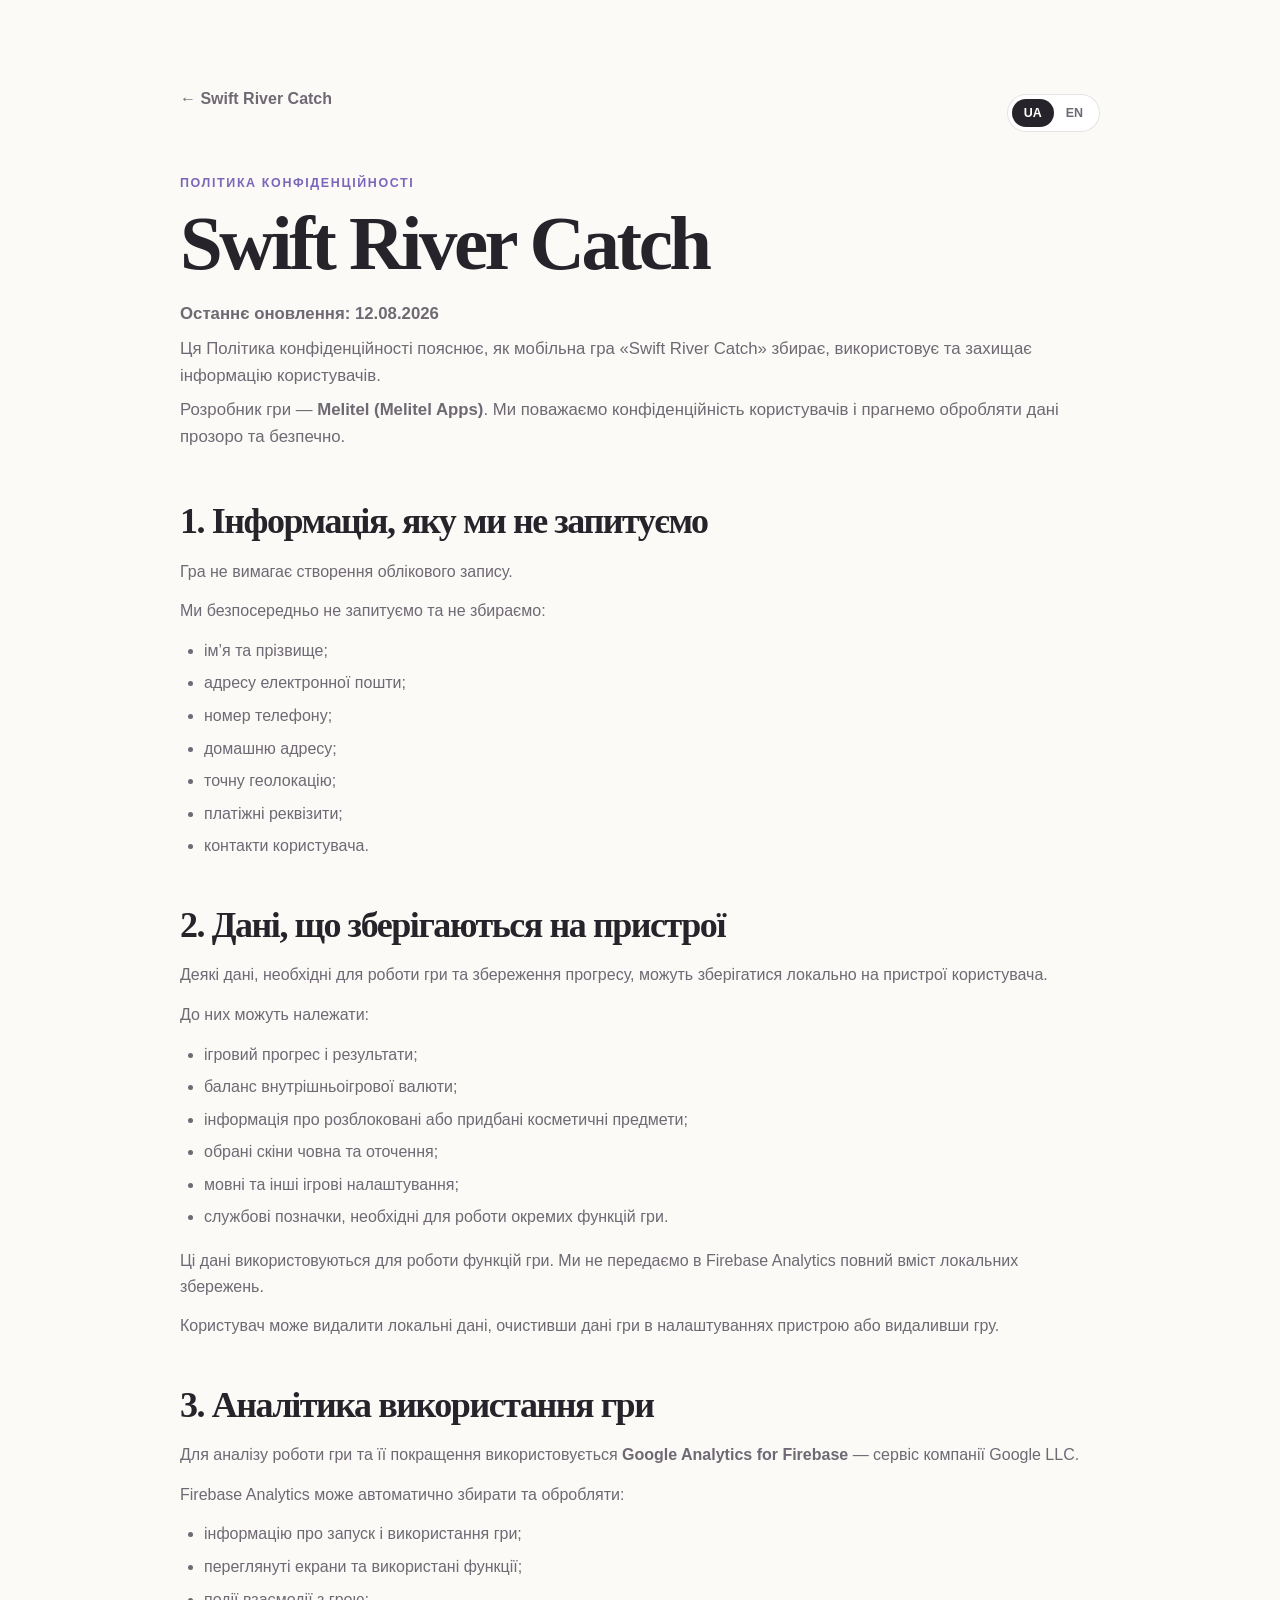
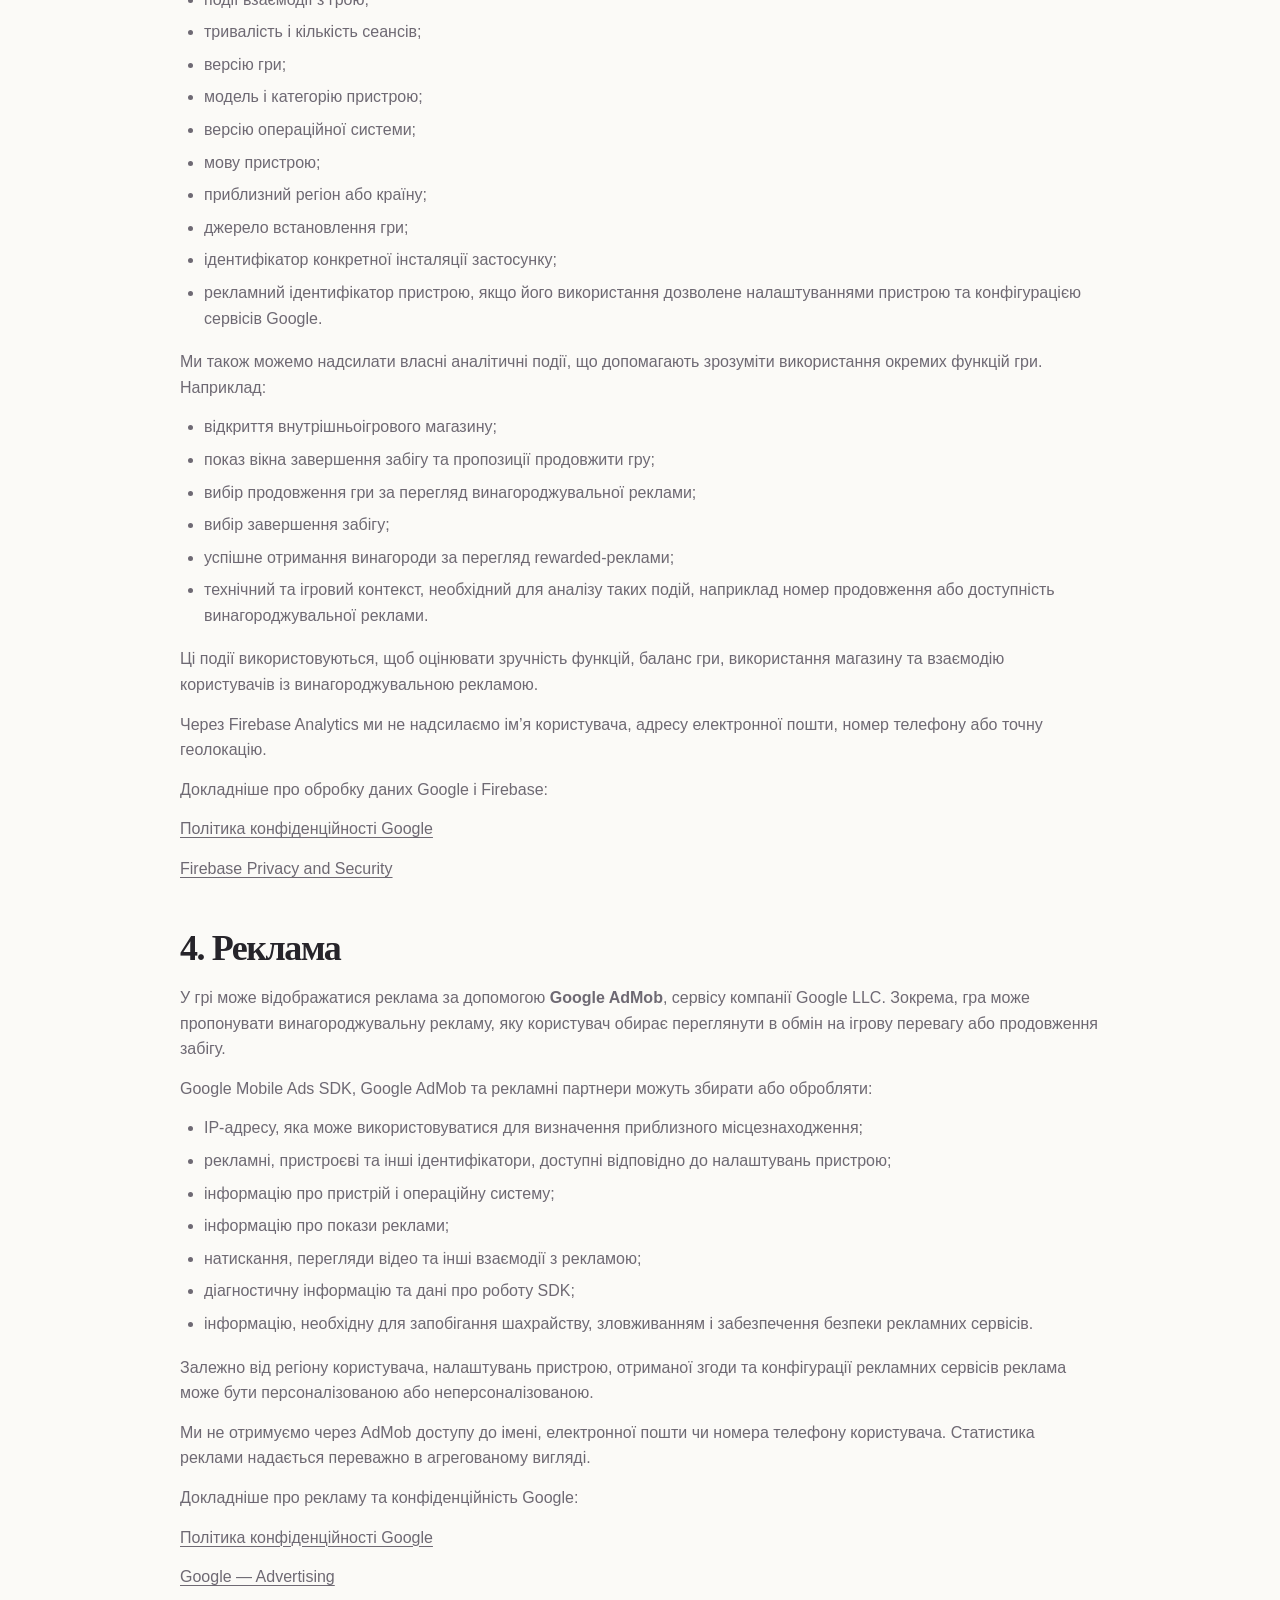
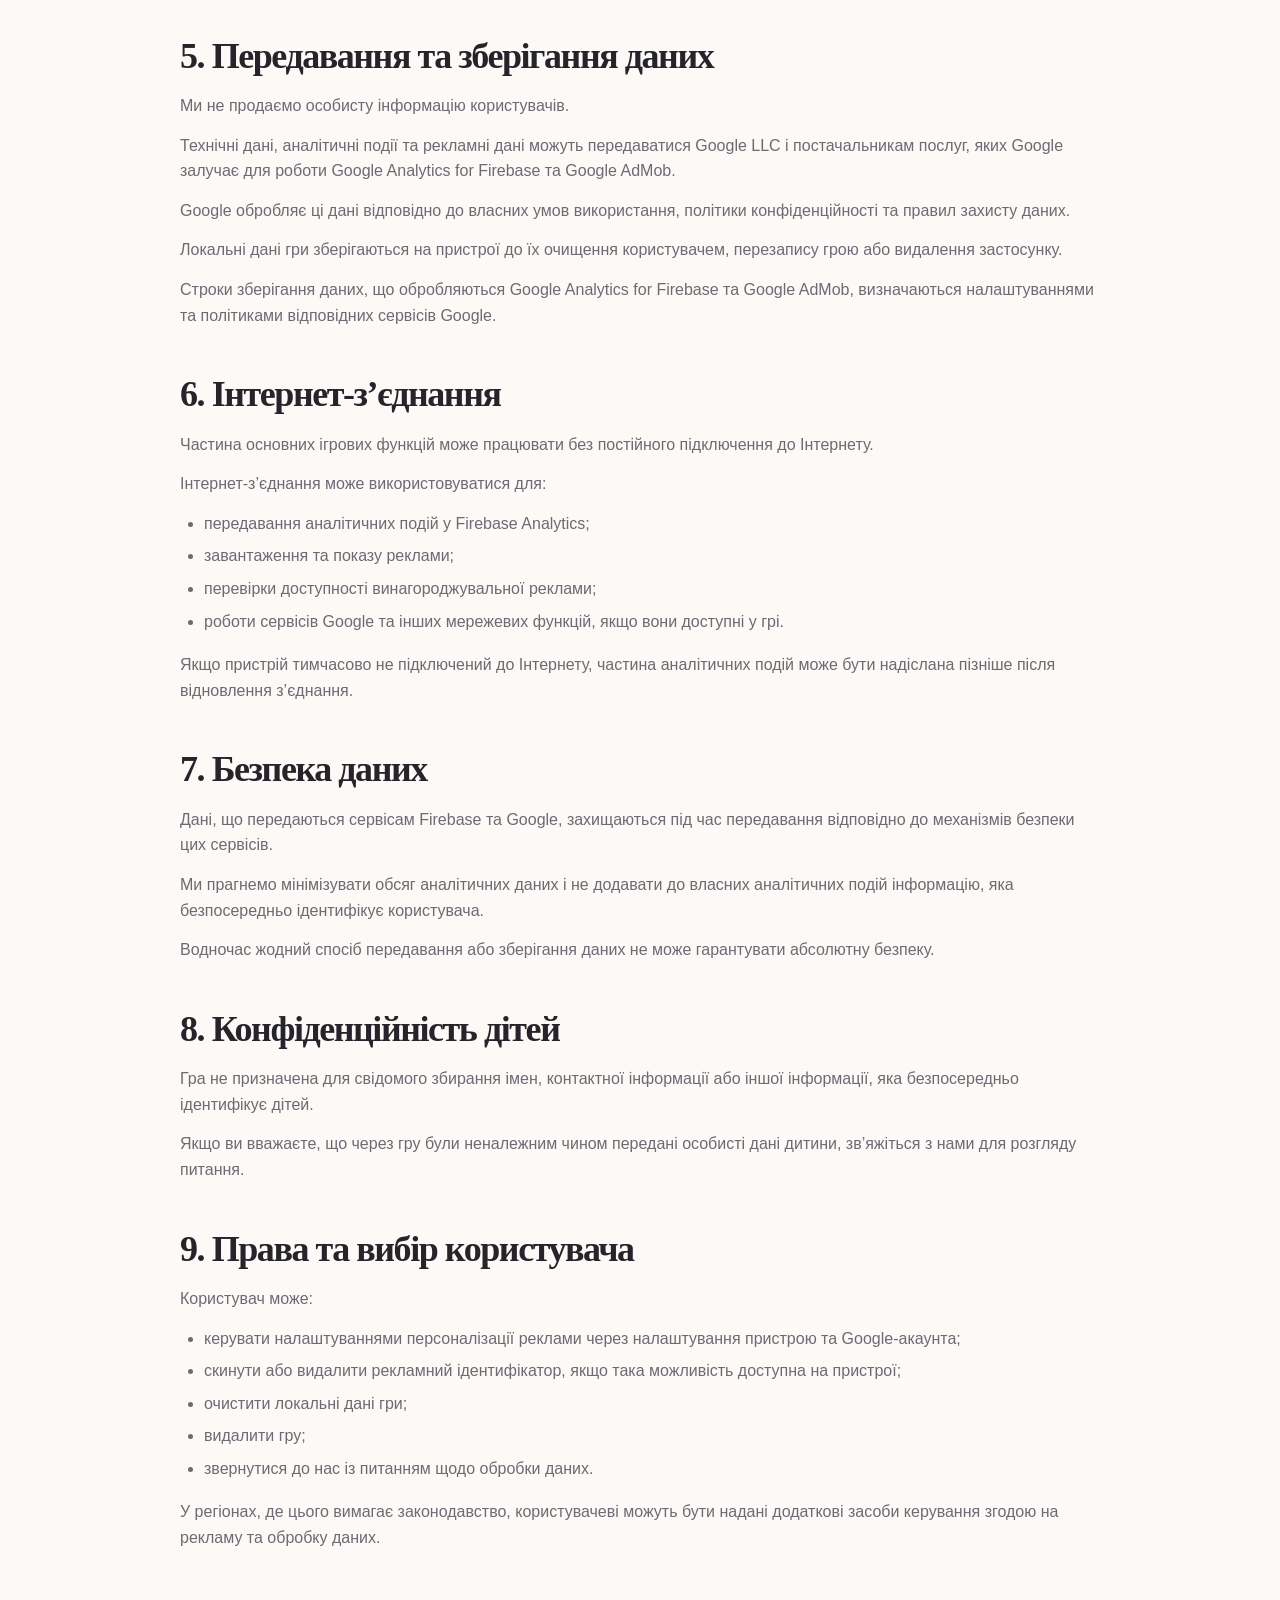
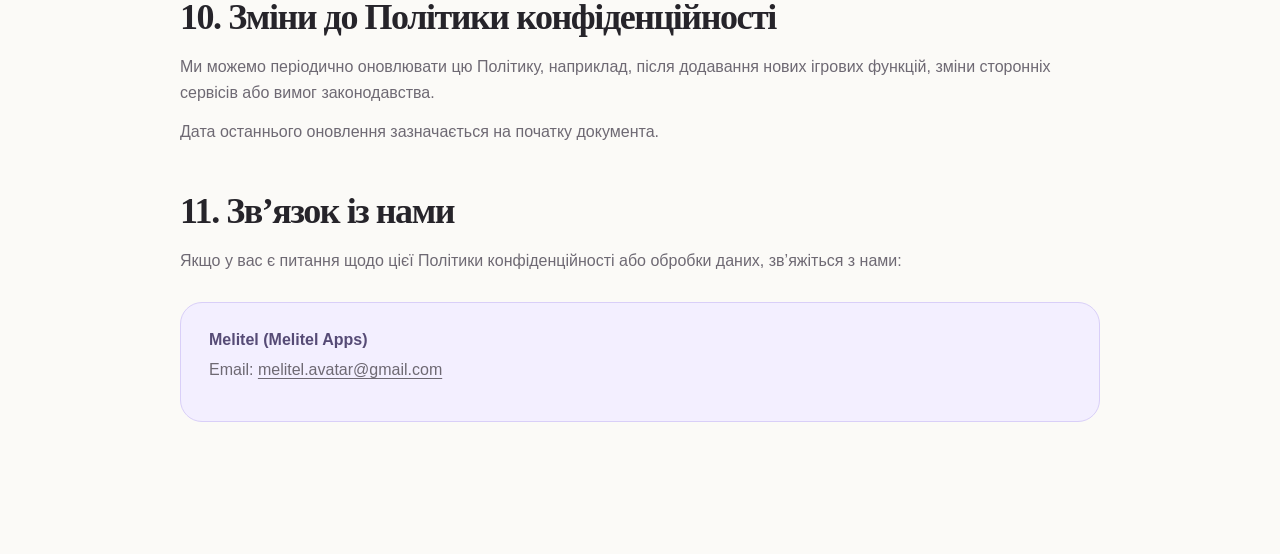
<file: swift-river-catch-privacy/index.html>
<!doctype html>

<html lang="uk">

<head>
    <meta charset="utf-8">

    <meta name="viewport"
          content="width=device-width, initial-scale=1">

    <meta name="theme-color"
          content="#fbfaf7">

    <meta name="description"
          content="Політика конфіденційності мобільної гри Swift River Catch.">

    <meta property="og:title"
          content="Swift River Catch — Політика конфіденційності">

    <meta property="og:description"
          content="Інформація про обробку даних, Firebase Analytics та Google AdMob у грі Swift River Catch.">

    <meta property="og:type"
          content="website">

    <meta property="og:url"
          content="https://melitel.github.io/swift-river-catch-privacy/">

    <link rel="canonical"
          href="https://melitel.github.io/swift-river-catch-privacy/">

    <title>
        Swift River Catch — Політика конфіденційності
    </title>

    <link rel="stylesheet"
          href="../styles.css">


    <style>

        /* =====================================================
           Privacy policy page
           ===================================================== */

        .privacy-wrapper {
            max-width: 920px;
        }


        .privacy-toolbar {
            display: flex;
            justify-content: space-between;
            align-items: center;
            gap: 20px;
            margin-bottom: 34px;
        }


        .privacy-lang-switch {
            display: flex;
            padding: 4px;
            border: 1px solid var(--line);
            border-radius: 999px;
            background: var(--paper);
        }


        .privacy-lang-button {
            border: 0;
            padding: 7px 12px;
            border-radius: 999px;
            background: transparent;
            color: var(--muted);
            font-size: 0.78rem;
            font-weight: 800;
            cursor: pointer;
        }


            .privacy-lang-button.is-active {
                background: var(--ink);
                color: var(--paper);
            }


        .privacy-header {
            margin-bottom: 50px;
        }


            .privacy-header h1 {
                margin: 12px 0 20px;
                font: 600 clamp(2.7rem, 6vw, 5.5rem) / 0.98 var(--serif);
                letter-spacing: -0.045em;
            }


            .privacy-header p {
                margin: 8px 0;
                color: var(--muted);
                font-size: 1.05rem;
            }


        .privacy-content {
            font-size: 1rem;
        }


            .privacy-content section {
                margin: 0 0 46px;
            }


            .privacy-content h2 {
                margin: 0 0 16px;
                font: 600 clamp(1.65rem, 3vw, 2.25rem) / 1.15 var(--serif);
            }


            .privacy-content p {
                margin: 0 0 14px;
                color: var(--muted);
            }


            .privacy-content ul {
                margin: 14px 0 18px;
                padding-left: 24px;
                color: var(--muted);
            }


            .privacy-content li {
                margin: 7px 0;
            }


            .privacy-content a {
                text-decoration-thickness: 1px;
                text-underline-offset: 3px;
            }


        .privacy-note {
            margin: 28px 0 46px;
        }


        [data-policy-lang] {
            display: none;
        }


            [data-policy-lang].is-active {
                display: block;
            }


        @media (max-width: 620px) {

            .privacy-toolbar {
                align-items: flex-start;
                flex-direction: column;
            }


            .privacy-header h1 {
                font-size: 2.75rem;
            }
        }
    </style>

</head>


<body class="app-page theme-river">

    <main class="section">

        <div class="container privacy-wrapper">


            <!-- =================================================
                 Navigation
                 ================================================= -->

            <div class="privacy-toolbar">

                <a class="back-link"
                   href="../apps/swift-river-catch/">
                    ← Swift River Catch
                </a>


                <div class="privacy-lang-switch"
                     aria-label="Language">

                    <button type="button"
                            class="privacy-lang-button is-active"
                            data-set-policy-lang="uk"
                            aria-pressed="true">
                        UA
                    </button>


                    <button type="button"
                            class="privacy-lang-button"
                            data-set-policy-lang="en"
                            aria-pressed="false">
                        EN
                    </button>

                </div>

            </div>



            <!-- =================================================
                 Ukrainian
                 ================================================= -->

            <div data-policy-lang="uk"
                 class="is-active">

                <header class="privacy-header">

                    <span class="kicker">
                        Політика конфіденційності
                    </span>


                    <h1>
                        Swift River Catch
                    </h1>


                    <p>
                        <strong>
                            Останнє оновлення: 12.08.2026
                        </strong>
                    </p>


                    <p>
                        Ця Політика конфіденційності пояснює,
                        як мобільна гра
                        «Swift River Catch» збирає,
                        використовує та захищає
                        інформацію користувачів.
                    </p>


                    <p>
                        Розробник гри —
                        <strong>Melitel (Melitel Apps)</strong>.
                        Ми поважаємо конфіденційність
                        користувачів і прагнемо
                        обробляти дані прозоро та безпечно.
                    </p>

                </header>



                <div class="privacy-content">


                    <!-- 1 -->

                    <section>

                        <h2>
                            1. Інформація, яку ми не запитуємо
                        </h2>


                        <p>
                            Гра не вимагає створення
                            облікового запису.
                        </p>


                        <p>
                            Ми безпосередньо не запитуємо
                            та не збираємо:
                        </p>


                        <ul>
                            <li>ім’я та прізвище;</li>
                            <li>адресу електронної пошти;</li>
                            <li>номер телефону;</li>
                            <li>домашню адресу;</li>
                            <li>точну геолокацію;</li>
                            <li>платіжні реквізити;</li>
                            <li>контакти користувача.</li>
                        </ul>

                    </section>



                    <!-- 2 -->

                    <section>

                        <h2>
                            2. Дані, що зберігаються на пристрої
                        </h2>


                        <p>
                            Деякі дані, необхідні для роботи
                            гри та збереження прогресу,
                            можуть зберігатися локально
                            на пристрої користувача.
                        </p>


                        <p>
                            До них можуть належати:
                        </p>


                        <ul>
                            <li>
                                ігровий прогрес і результати;
                            </li>

                            <li>
                                баланс внутрішньоігрової валюти;
                            </li>

                            <li>
                                інформація про розблоковані
                                або придбані косметичні предмети;
                            </li>

                            <li>
                                обрані скіни човна
                                та оточення;
                            </li>

                            <li>
                                мовні та інші ігрові
                                налаштування;
                            </li>

                            <li>
                                службові позначки,
                                необхідні для роботи
                                окремих функцій гри.
                            </li>
                        </ul>


                        <p>
                            Ці дані використовуються
                            для роботи функцій гри.
                            Ми не передаємо в Firebase Analytics
                            повний вміст локальних збережень.
                        </p>


                        <p>
                            Користувач може видалити локальні
                            дані, очистивши дані гри
                            в налаштуваннях пристрою
                            або видаливши гру.
                        </p>

                    </section>



                    <!-- 3 -->

                    <section>

                        <h2>
                            3. Аналітика використання гри
                        </h2>


                        <p>
                            Для аналізу роботи гри
                            та її покращення використовується
                            <strong>Google Analytics for Firebase</strong>
                            — сервіс компанії Google LLC.
                        </p>


                        <p>
                            Firebase Analytics може автоматично
                            збирати та обробляти:
                        </p>


                        <ul>
                            <li>
                                інформацію про запуск
                                і використання гри;
                            </li>

                            <li>
                                переглянуті екрани
                                та використані функції;
                            </li>

                            <li>
                                події взаємодії з грою;
                            </li>

                            <li>
                                тривалість і кількість сеансів;
                            </li>

                            <li>версію гри;</li>

                            <li>
                                модель і категорію пристрою;
                            </li>

                            <li>
                                версію операційної системи;
                            </li>

                            <li>мову пристрою;</li>

                            <li>
                                приблизний регіон або країну;
                            </li>

                            <li>
                                джерело встановлення гри;
                            </li>

                            <li>
                                ідентифікатор конкретної
                                інсталяції застосунку;
                            </li>

                            <li>
                                рекламний ідентифікатор
                                пристрою, якщо його використання
                                дозволене налаштуваннями
                                пристрою та конфігурацією
                                сервісів Google.
                            </li>
                        </ul>


                        <p>
                            Ми також можемо надсилати власні
                            аналітичні події, що допомагають
                            зрозуміти використання
                            окремих функцій гри.
                            Наприклад:
                        </p>


                        <ul>
                            <li>
                                відкриття внутрішньоігрового
                                магазину;
                            </li>

                            <li>
                                показ вікна завершення забігу
                                та пропозиції продовжити гру;
                            </li>

                            <li>
                                вибір продовження гри
                                за перегляд винагороджувальної
                                реклами;
                            </li>

                            <li>
                                вибір завершення забігу;
                            </li>

                            <li>
                                успішне отримання винагороди
                                за перегляд rewarded-реклами;
                            </li>

                            <li>
                                технічний та ігровий контекст,
                                необхідний для аналізу таких
                                подій, наприклад номер
                                продовження або доступність
                                винагороджувальної реклами.
                            </li>
                        </ul>


                        <p>
                            Ці події використовуються,
                            щоб оцінювати зручність функцій,
                            баланс гри, використання магазину
                            та взаємодію користувачів
                            із винагороджувальною рекламою.
                        </p>


                        <p>
                            Через Firebase Analytics
                            ми не надсилаємо ім’я користувача,
                            адресу електронної пошти,
                            номер телефону або точну
                            геолокацію.
                        </p>


                        <p>
                            Докладніше про обробку даних
                            Google і Firebase:
                        </p>


                        <p>
                            <a href="https://policies.google.com/privacy"
                               target="_blank"
                               rel="noopener">
                                Політика конфіденційності Google
                            </a>
                        </p>


                        <p>
                            <a href="https://firebase.google.com/support/privacy"
                               target="_blank"
                               rel="noopener">
                                Firebase Privacy and Security
                            </a>
                        </p>

                    </section>



                    <!-- 4 -->

                    <section>

                        <h2>
                            4. Реклама
                        </h2>


                        <p>
                            У грі може відображатися реклама
                            за допомогою
                            <strong>Google AdMob</strong>,
                            сервісу компанії Google LLC.
                            Зокрема, гра може пропонувати
                            винагороджувальну рекламу,
                            яку користувач обирає переглянути
                            в обмін на ігрову перевагу
                            або продовження забігу.
                        </p>


                        <p>
                            Google Mobile Ads SDK, Google AdMob
                            та рекламні партнери можуть
                            збирати або обробляти:
                        </p>


                        <ul>
                            <li>
                                IP-адресу, яка може
                                використовуватися для визначення
                                приблизного місцезнаходження;
                            </li>

                            <li>
                                рекламні, пристроєві
                                та інші ідентифікатори,
                                доступні відповідно
                                до налаштувань пристрою;
                            </li>

                            <li>
                                інформацію про пристрій
                                і операційну систему;
                            </li>

                            <li>
                                інформацію про покази реклами;
                            </li>

                            <li>
                                натискання, перегляди відео
                                та інші взаємодії з рекламою;
                            </li>

                            <li>
                                діагностичну інформацію
                                та дані про роботу SDK;
                            </li>

                            <li>
                                інформацію, необхідну
                                для запобігання шахрайству,
                                зловживанням і забезпечення
                                безпеки рекламних сервісів.
                            </li>
                        </ul>


                        <p>
                            Залежно від регіону користувача,
                            налаштувань пристрою,
                            отриманої згоди та конфігурації
                            рекламних сервісів реклама
                            може бути персоналізованою
                            або неперсоналізованою.
                        </p>


                        <p>
                            Ми не отримуємо через AdMob
                            доступу до імені, електронної пошти
                            чи номера телефону користувача.
                            Статистика реклами надається
                            переважно в агрегованому вигляді.
                        </p>


                        <p>
                            Докладніше про рекламу
                            та конфіденційність Google:
                        </p>


                        <p>
                            <a href="https://policies.google.com/privacy"
                               target="_blank"
                               rel="noopener">
                                Політика конфіденційності Google
                            </a>
                        </p>


                        <p>
                            <a href="https://policies.google.com/technologies/ads"
                               target="_blank"
                               rel="noopener">
                                Google — Advertising
                            </a>
                        </p>

                    </section>



                    <!-- 5 -->

                    <section>

                        <h2>
                            5. Передавання та зберігання даних
                        </h2>


                        <p>
                            Ми не продаємо особисту інформацію
                            користувачів.
                        </p>


                        <p>
                            Технічні дані, аналітичні події
                            та рекламні дані можуть передаватися
                            Google LLC і постачальникам послуг,
                            яких Google залучає для роботи
                            Google Analytics for Firebase
                            та Google AdMob.
                        </p>


                        <p>
                            Google обробляє ці дані
                            відповідно до власних умов
                            використання, політики
                            конфіденційності та правил
                            захисту даних.
                        </p>


                        <p>
                            Локальні дані гри
                            зберігаються на пристрої
                            до їх очищення користувачем,
                            перезапису грою
                            або видалення застосунку.
                        </p>


                        <p>
                            Строки зберігання даних,
                            що обробляються Google Analytics
                            for Firebase та Google AdMob,
                            визначаються налаштуваннями
                            та політиками відповідних
                            сервісів Google.
                        </p>

                    </section>



                    <!-- 6 -->

                    <section>

                        <h2>
                            6. Інтернет-з’єднання
                        </h2>


                        <p>
                            Частина основних ігрових функцій
                            може працювати без постійного
                            підключення до Інтернету.
                        </p>


                        <p>
                            Інтернет-з’єднання може
                            використовуватися для:
                        </p>


                        <ul>
                            <li>
                                передавання аналітичних подій
                                у Firebase Analytics;
                            </li>

                            <li>
                                завантаження та показу реклами;
                            </li>

                            <li>
                                перевірки доступності
                                винагороджувальної реклами;
                            </li>

                            <li>
                                роботи сервісів Google
                                та інших мережевих функцій,
                                якщо вони доступні у грі.
                            </li>
                        </ul>


                        <p>
                            Якщо пристрій тимчасово
                            не підключений до Інтернету,
                            частина аналітичних подій
                            може бути надіслана пізніше
                            після відновлення з’єднання.
                        </p>

                    </section>



                    <!-- 7 -->

                    <section>

                        <h2>
                            7. Безпека даних
                        </h2>


                        <p>
                            Дані, що передаються сервісам
                            Firebase та Google,
                            захищаються під час передавання
                            відповідно до механізмів безпеки
                            цих сервісів.
                        </p>


                        <p>
                            Ми прагнемо мінімізувати
                            обсяг аналітичних даних
                            і не додавати до власних
                            аналітичних подій інформацію,
                            яка безпосередньо ідентифікує
                            користувача.
                        </p>


                        <p>
                            Водночас жодний спосіб передавання
                            або зберігання даних
                            не може гарантувати
                            абсолютну безпеку.
                        </p>

                    </section>



                    <!-- 8 -->

                    <section>

                        <h2>
                            8. Конфіденційність дітей
                        </h2>


                        <p>
                            Гра не призначена
                            для свідомого збирання імен,
                            контактної інформації
                            або іншої інформації,
                            яка безпосередньо
                            ідентифікує дітей.
                        </p>


                        <p>
                            Якщо ви вважаєте,
                            що через гру були
                            неналежним чином передані
                            особисті дані дитини,
                            зв’яжіться з нами
                            для розгляду питання.
                        </p>

                    </section>



                    <!-- 9 -->

                    <section>

                        <h2>
                            9. Права та вибір користувача
                        </h2>


                        <p>
                            Користувач може:
                        </p>


                        <ul>
                            <li>
                                керувати налаштуваннями
                                персоналізації реклами
                                через налаштування пристрою
                                та Google-акаунта;
                            </li>

                            <li>
                                скинути або видалити
                                рекламний ідентифікатор,
                                якщо така можливість доступна
                                на пристрої;
                            </li>

                            <li>
                                очистити локальні дані гри;
                            </li>

                            <li>
                                видалити гру;
                            </li>

                            <li>
                                звернутися до нас із питанням
                                щодо обробки даних.
                            </li>
                        </ul>


                        <p>
                            У регіонах, де цього вимагає
                            законодавство, користувачеві
                            можуть бути надані додаткові
                            засоби керування згодою
                            на рекламу та обробку даних.
                        </p>

                    </section>



                    <!-- 10 -->

                    <section>

                        <h2>
                            10. Зміни до Політики конфіденційності
                        </h2>


                        <p>
                            Ми можемо періодично оновлювати
                            цю Політику, наприклад,
                            після додавання нових ігрових
                            функцій, зміни сторонніх сервісів
                            або вимог законодавства.
                        </p>


                        <p>
                            Дата останнього оновлення
                            зазначається на початку документа.
                        </p>

                    </section>



                    <!-- 11 -->

                    <section>

                        <h2>
                            11. Зв’язок із нами
                        </h2>


                        <p>
                            Якщо у вас є питання
                            щодо цієї Політики конфіденційності
                            або обробки даних,
                            зв’яжіться з нами:
                        </p>


                        <div class="notice privacy-note">

                            <strong>
                                Melitel (Melitel Apps)
                            </strong>


                            <p>
                                Email:

                                <a href="mailto:melitel.avatar@gmail.com">
                                    melitel.avatar@gmail.com
                                </a>
                            </p>

                        </div>

                    </section>

                </div>

            </div>



            <!-- =================================================
                 English
                 ================================================= -->

            <div data-policy-lang="en">

                <header class="privacy-header">

                    <span class="kicker">
                        Privacy Policy
                    </span>


                    <h1>
                        Swift River Catch
                    </h1>


                    <p>
                        <strong>
                            Last updated: August 12, 2026
                        </strong>
                    </p>


                    <p>
                        This Privacy Policy explains
                        how the mobile game
                        “Swift River Catch”
                        collects, uses, and protects
                        user information.
                    </p>


                    <p>
                        The game is developed by
                        <strong>Melitel (Melitel Apps)</strong>.
                        We respect users' privacy
                        and aim to handle data
                        transparently and securely.
                    </p>

                </header>



                <div class="privacy-content">


                    <!-- 1 -->

                    <section>

                        <h2>
                            1. Information we do not request
                        </h2>


                        <p>
                            The game does not require
                            users to create an account.
                        </p>


                        <p>
                            We do not directly request
                            or collect:
                        </p>


                        <ul>
                            <li>first or last name;</li>
                            <li>email address;</li>
                            <li>phone number;</li>
                            <li>home address;</li>
                            <li>precise location;</li>
                            <li>payment information;</li>
                            <li>user contacts.</li>
                        </ul>

                    </section>



                    <!-- 2 -->

                    <section>

                        <h2>
                            2. Data stored on the device
                        </h2>


                        <p>
                            Some information required
                            for gameplay and progress
                            may be stored locally
                            on the user's device.
                        </p>


                        <p>
                            This may include:
                        </p>


                        <ul>
                            <li>
                                game progress and results;
                            </li>

                            <li>
                                in-game currency balance;
                            </li>

                            <li>
                                information about unlocked
                                or purchased cosmetic items;
                            </li>

                            <li>
                                selected boat
                                and environment skins;
                            </li>

                            <li>
                                language and other
                                game settings;
                            </li>

                            <li>
                                technical flags required
                                for certain game features.
                            </li>
                        </ul>


                        <p>
                            This information is used
                            to provide game features.
                            We do not transmit the full contents
                            of local save data through
                            Firebase Analytics.
                        </p>


                        <p>
                            Users can remove locally stored data
                            by clearing the game's data
                            in device settings
                            or by uninstalling the game.
                        </p>

                    </section>



                    <!-- 3 -->

                    <section>

                        <h2>
                            3. Game usage analytics
                        </h2>


                        <p>
                            The game uses
                            <strong>Google Analytics for Firebase</strong>,
                            a service provided by Google LLC,
                            to analyze game usage
                            and improve the product.
                        </p>


                        <p>
                            Firebase Analytics may automatically
                            collect and process:
                        </p>


                        <ul>
                            <li>
                                information about game
                                launches and usage;
                            </li>

                            <li>
                                screens viewed
                                and features used;
                            </li>

                            <li>
                                game interaction events;
                            </li>

                            <li>
                                session duration
                                and number of sessions;
                            </li>

                            <li>game version;</li>

                            <li>
                                device model and category;
                            </li>

                            <li>
                                operating system version;
                            </li>

                            <li>device language;</li>

                            <li>
                                approximate region or country;
                            </li>

                            <li>
                                game installation source;
                            </li>

                            <li>
                                an identifier associated
                                with a particular
                                app installation;
                            </li>

                            <li>
                                the device advertising identifier
                                when its use is allowed
                                by device settings
                                and Google service configuration.
                            </li>
                        </ul>


                        <p>
                            We may also send custom analytics
                            events that help us understand
                            how individual game features
                            are used. For example:
                        </p>


                        <ul>
                            <li>
                                opening the in-game shop;
                            </li>

                            <li>
                                displaying the end-of-run
                                or continue prompt;
                            </li>

                            <li>
                                choosing to continue the run
                                by watching a rewarded ad;
                            </li>

                            <li>
                                choosing to end the run;
                            </li>

                            <li>
                                successfully earning a reward
                                from a rewarded advertisement;
                            </li>

                            <li>
                                technical or gameplay context
                                needed to analyze these events,
                                such as the continue number
                                or whether a rewarded ad
                                was available.
                            </li>
                        </ul>


                        <p>
                            These events are used
                            to evaluate feature usability,
                            game balance, shop usage,
                            and how users interact
                            with rewarded advertising.
                        </p>


                        <p>
                            We do not send the user's name,
                            email address, phone number,
                            or precise location through
                            our Firebase Analytics events.
                        </p>


                        <p>
                            More information about
                            Google and Firebase data practices:
                        </p>


                        <p>
                            <a href="https://policies.google.com/privacy"
                               target="_blank"
                               rel="noopener">
                                Google Privacy Policy
                            </a>
                        </p>


                        <p>
                            <a href="https://firebase.google.com/support/privacy"
                               target="_blank"
                               rel="noopener">
                                Firebase Privacy and Security
                            </a>
                        </p>

                    </section>



                    <!-- 4 -->

                    <section>

                        <h2>
                            4. Advertising
                        </h2>


                        <p>
                            The game may display advertising
                            through
                            <strong>Google AdMob</strong>,
                            a service provided by Google LLC.
                            In particular, the game may offer
                            rewarded advertisements that users
                            choose to watch in exchange for
                            an in-game benefit
                            or an opportunity to continue a run.
                        </p>


                        <p>
                            The Google Mobile Ads SDK,
                            Google AdMob, and advertising
                            partners may collect or process:
                        </p>


                        <ul>
                            <li>
                                IP address, which may be used
                                to estimate the device's
                                general location;
                            </li>

                            <li>
                                advertising, device,
                                and other identifiers available
                                under the device's settings;
                            </li>

                            <li>
                                device and operating system
                                information;
                            </li>

                            <li>
                                advertising impression data;
                            </li>

                            <li>
                                taps, video views,
                                and other interactions
                                with advertisements;
                            </li>

                            <li>
                                diagnostic information
                                and SDK performance data;
                            </li>

                            <li>
                                information required
                                for fraud prevention,
                                abuse detection,
                                and advertising security.
                            </li>
                        </ul>


                        <p>
                            Depending on the user's region,
                            device settings, consent choices,
                            and advertising service configuration,
                            advertisements may be personalized
                            or non-personalized.
                        </p>


                        <p>
                            We do not receive access
                            to the user's name,
                            email address, or phone number
                            through AdMob.
                            Advertising statistics are generally
                            provided in aggregated form.
                        </p>


                        <p>
                            More information about
                            Google advertising and privacy:
                        </p>


                        <p>
                            <a href="https://policies.google.com/privacy"
                               target="_blank"
                               rel="noopener">
                                Google Privacy Policy
                            </a>
                        </p>


                        <p>
                            <a href="https://policies.google.com/technologies/ads"
                               target="_blank"
                               rel="noopener">
                                Google — Advertising
                            </a>
                        </p>

                    </section>



                    <!-- 5 -->

                    <section>

                        <h2>
                            5. Data sharing and retention
                        </h2>


                        <p>
                            We do not sell users'
                            personal information.
                        </p>


                        <p>
                            Technical data, analytics events,
                            and advertising data may be
                            transmitted to Google LLC
                            and service providers used
                            by Google to operate
                            Google Analytics for Firebase
                            and Google AdMob.
                        </p>


                        <p>
                            Google processes this information
                            according to its own terms,
                            privacy policies,
                            and data protection practices.
                        </p>


                        <p>
                            Locally stored game data
                            remains on the device
                            until it is cleared by the user,
                            overwritten by the game,
                            or the application is uninstalled.
                        </p>


                        <p>
                            Retention periods for information
                            processed through Google Analytics
                            for Firebase and Google AdMob
                            are determined by the settings
                            and policies of the relevant
                            Google services.
                        </p>

                    </section>



                    <!-- 6 -->

                    <section>

                        <h2>
                            6. Internet connection
                        </h2>


                        <p>
                            Some core gameplay features
                            may function without a continuous
                            Internet connection.
                        </p>


                        <p>
                            An Internet connection may be used for:
                        </p>


                        <ul>
                            <li>
                                transmitting analytics events
                                to Firebase Analytics;
                            </li>

                            <li>
                                loading and displaying
                                advertisements;
                            </li>

                            <li>
                                checking the availability
                                of rewarded advertisements;
                            </li>

                            <li>
                                Google services
                                and other network functionality
                                where available in the game.
                            </li>
                        </ul>


                        <p>
                            If the device is temporarily offline,
                            some analytics events may be sent
                            later after the Internet connection
                            is restored.
                        </p>

                    </section>



                    <!-- 7 -->

                    <section>

                        <h2>
                            7. Data security
                        </h2>


                        <p>
                            Data transmitted to Firebase
                            and Google services is protected
                            in transit according to
                            the security mechanisms
                            used by those services.
                        </p>


                        <p>
                            We aim to minimize
                            the amount of analytics data
                            we process and do not add
                            information that directly identifies
                            users to our custom analytics events.
                        </p>


                        <p>
                            However, no method of electronic
                            transmission or storage can
                            guarantee absolute security.
                        </p>

                    </section>



                    <!-- 8 -->

                    <section>

                        <h2>
                            8. Children's privacy
                        </h2>


                        <p>
                            The game is not designed
                            to knowingly collect names,
                            contact information,
                            or other information
                            that directly identifies children.
                        </p>


                        <p>
                            If you believe that a child's
                            personal information has been
                            transmitted improperly through
                            the game, please contact us
                            so that we can review the issue.
                        </p>

                    </section>



                    <!-- 9 -->

                    <section>

                        <h2>
                            9. User rights and choices
                        </h2>


                        <p>
                            Users may:
                        </p>


                        <ul>
                            <li>
                                manage advertising
                                personalization settings
                                through device
                                and Google Account settings;
                            </li>

                            <li>
                                reset or delete
                                the advertising identifier
                                where supported by the device;
                            </li>

                            <li>
                                clear locally stored
                                game data;
                            </li>

                            <li>
                                uninstall the game;
                            </li>

                            <li>
                                contact us with questions
                                regarding data processing.
                            </li>
                        </ul>


                        <p>
                            In regions where required by law,
                            users may be provided
                            with additional controls
                            regarding consent for advertising
                            and data processing.
                        </p>

                    </section>



                    <!-- 10 -->

                    <section>

                        <h2>
                            10. Changes to this Privacy Policy
                        </h2>


                        <p>
                            We may update this Privacy Policy
                            from time to time, for example
                            when adding new game features,
                            changing third-party services,
                            or responding to legal requirements.
                        </p>


                        <p>
                            The date of the latest update
                            is shown at the beginning
                            of this document.
                        </p>

                    </section>



                    <!-- 11 -->

                    <section>

                        <h2>
                            11. Contact us
                        </h2>


                        <p>
                            If you have any questions
                            about this Privacy Policy
                            or how data is processed,
                            please contact us:
                        </p>


                        <div class="notice privacy-note">

                            <strong>
                                Melitel (Melitel Apps)
                            </strong>


                            <p>
                                Email:

                                <a href="mailto:melitel.avatar@gmail.com">
                                    melitel.avatar@gmail.com
                                </a>
                            </p>

                        </div>

                    </section>

                </div>

            </div>

        </div>

    </main>



    <!-- =====================================================
         Language switch
         ===================================================== -->

    <script>

        (() => {

            const STORAGE_KEY =
                "swift-river-catch-privacy-language";


            const buttons =
                document.querySelectorAll(
                    "[data-set-policy-lang]"
                );


            const pages =
                document.querySelectorAll(
                    "[data-policy-lang]"
                );


            const backLink =
                document.querySelector(
                    ".privacy-toolbar .back-link"
                );


            function setLanguage(lang) {

                lang =
                    lang === "en"
                        ? "en"
                        : "uk";


                document.documentElement.lang =
                    lang;


                pages.forEach(page => {

                    page.classList.toggle(
                        "is-active",
                        page.dataset.policyLang === lang
                    );

                });


                buttons.forEach(button => {

                    const active =
                        button.dataset.setPolicyLang === lang;


                    button.classList.toggle(
                        "is-active",
                        active
                    );


                    button.setAttribute(
                        "aria-pressed",
                        String(active)
                    );

                });


                if (backLink) {

                    backLink.textContent =
                        "← Swift River Catch";

                }


                document.title =
                    lang === "en"
                        ? "Swift River Catch — Privacy Policy"
                        : "Swift River Catch — Політика конфіденційності";


                try {

                    localStorage.setItem(
                        STORAGE_KEY,
                        lang
                    );

                } catch (_) {
                    // localStorage may be unavailable.
                }

            }



            let initialLanguage =
                "uk";


            try {

                const savedLanguage =
                    localStorage.getItem(
                        STORAGE_KEY
                    );


                if (
                    savedLanguage === "uk" ||
                    savedLanguage === "en"
                ) {

                    initialLanguage =
                        savedLanguage;

                }

            } catch (_) {
                // localStorage may be unavailable.
            }



            buttons.forEach(button => {

                button.addEventListener(
                    "click",
                    () => {

                        setLanguage(
                            button.dataset.setPolicyLang
                        );

                    }
                );

            });



            setLanguage(
                initialLanguage
            );

        })();

    </script>

</body>

</html>
</file>
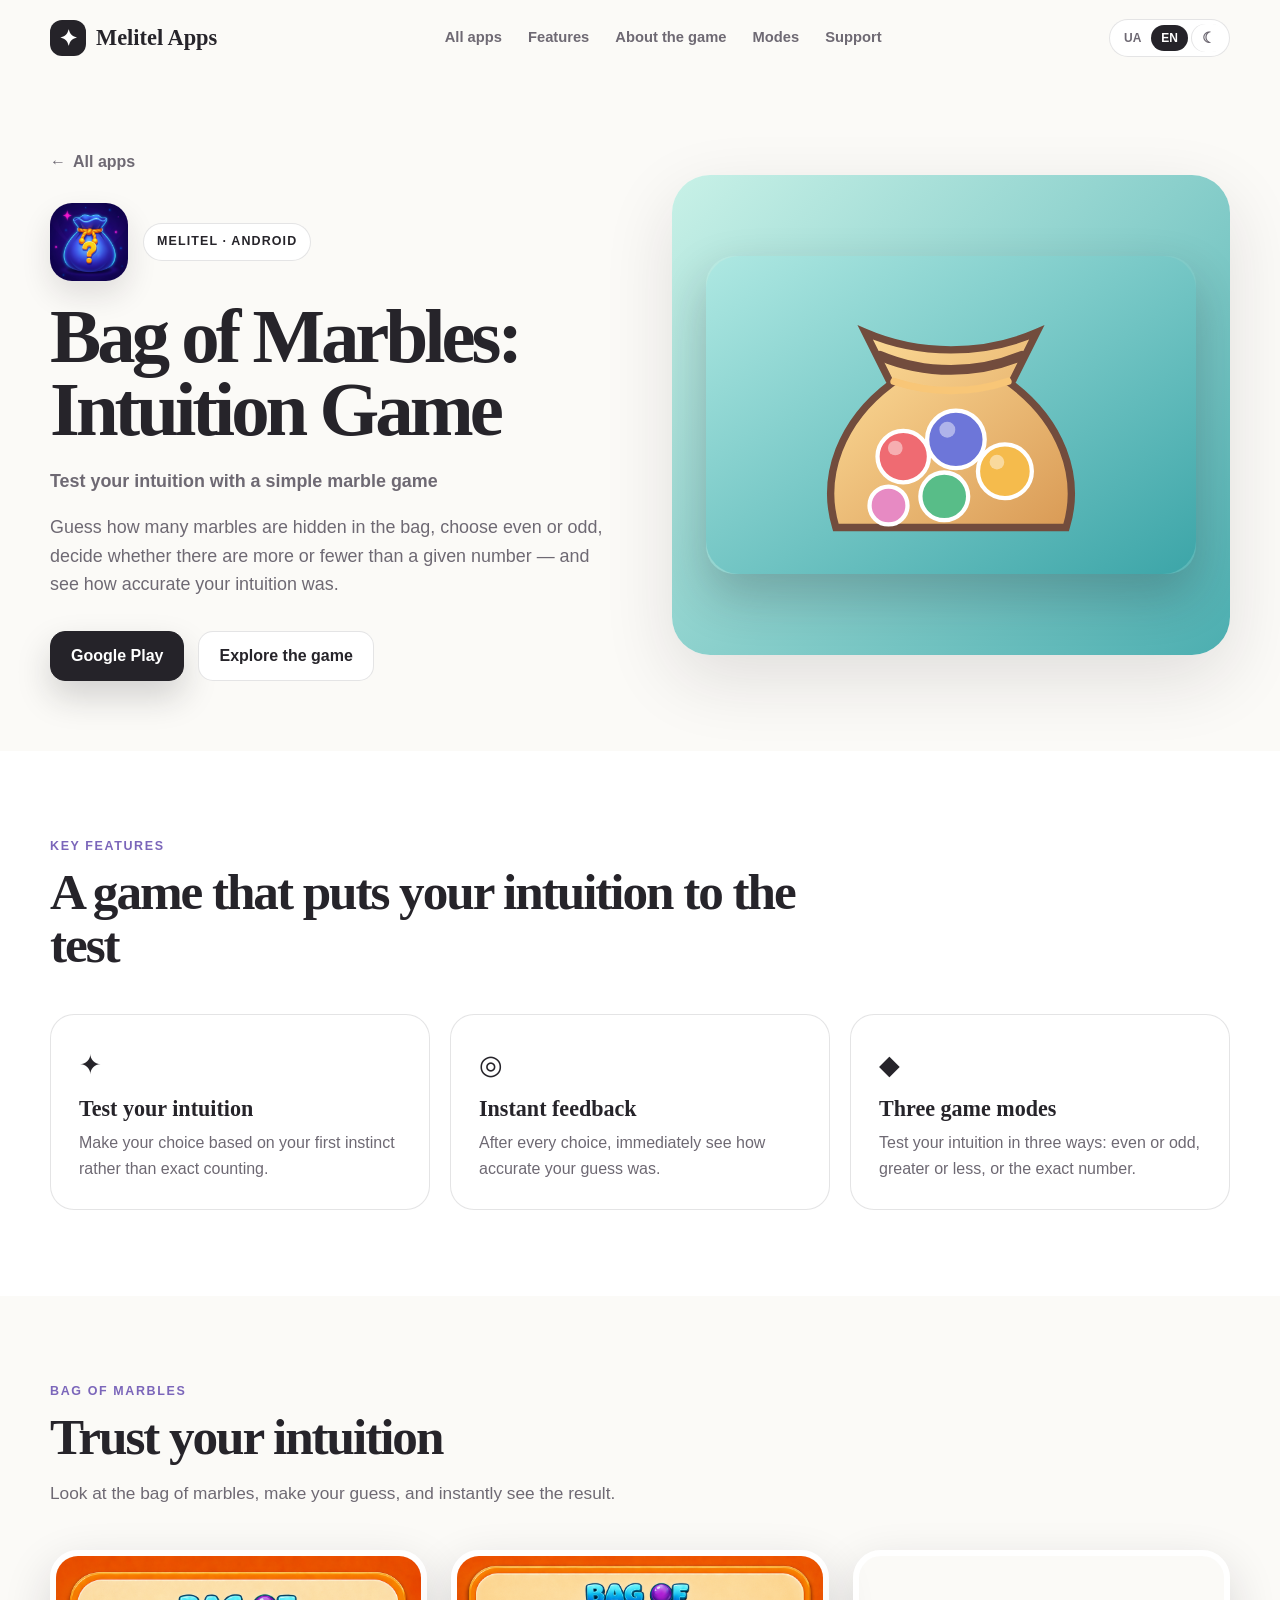
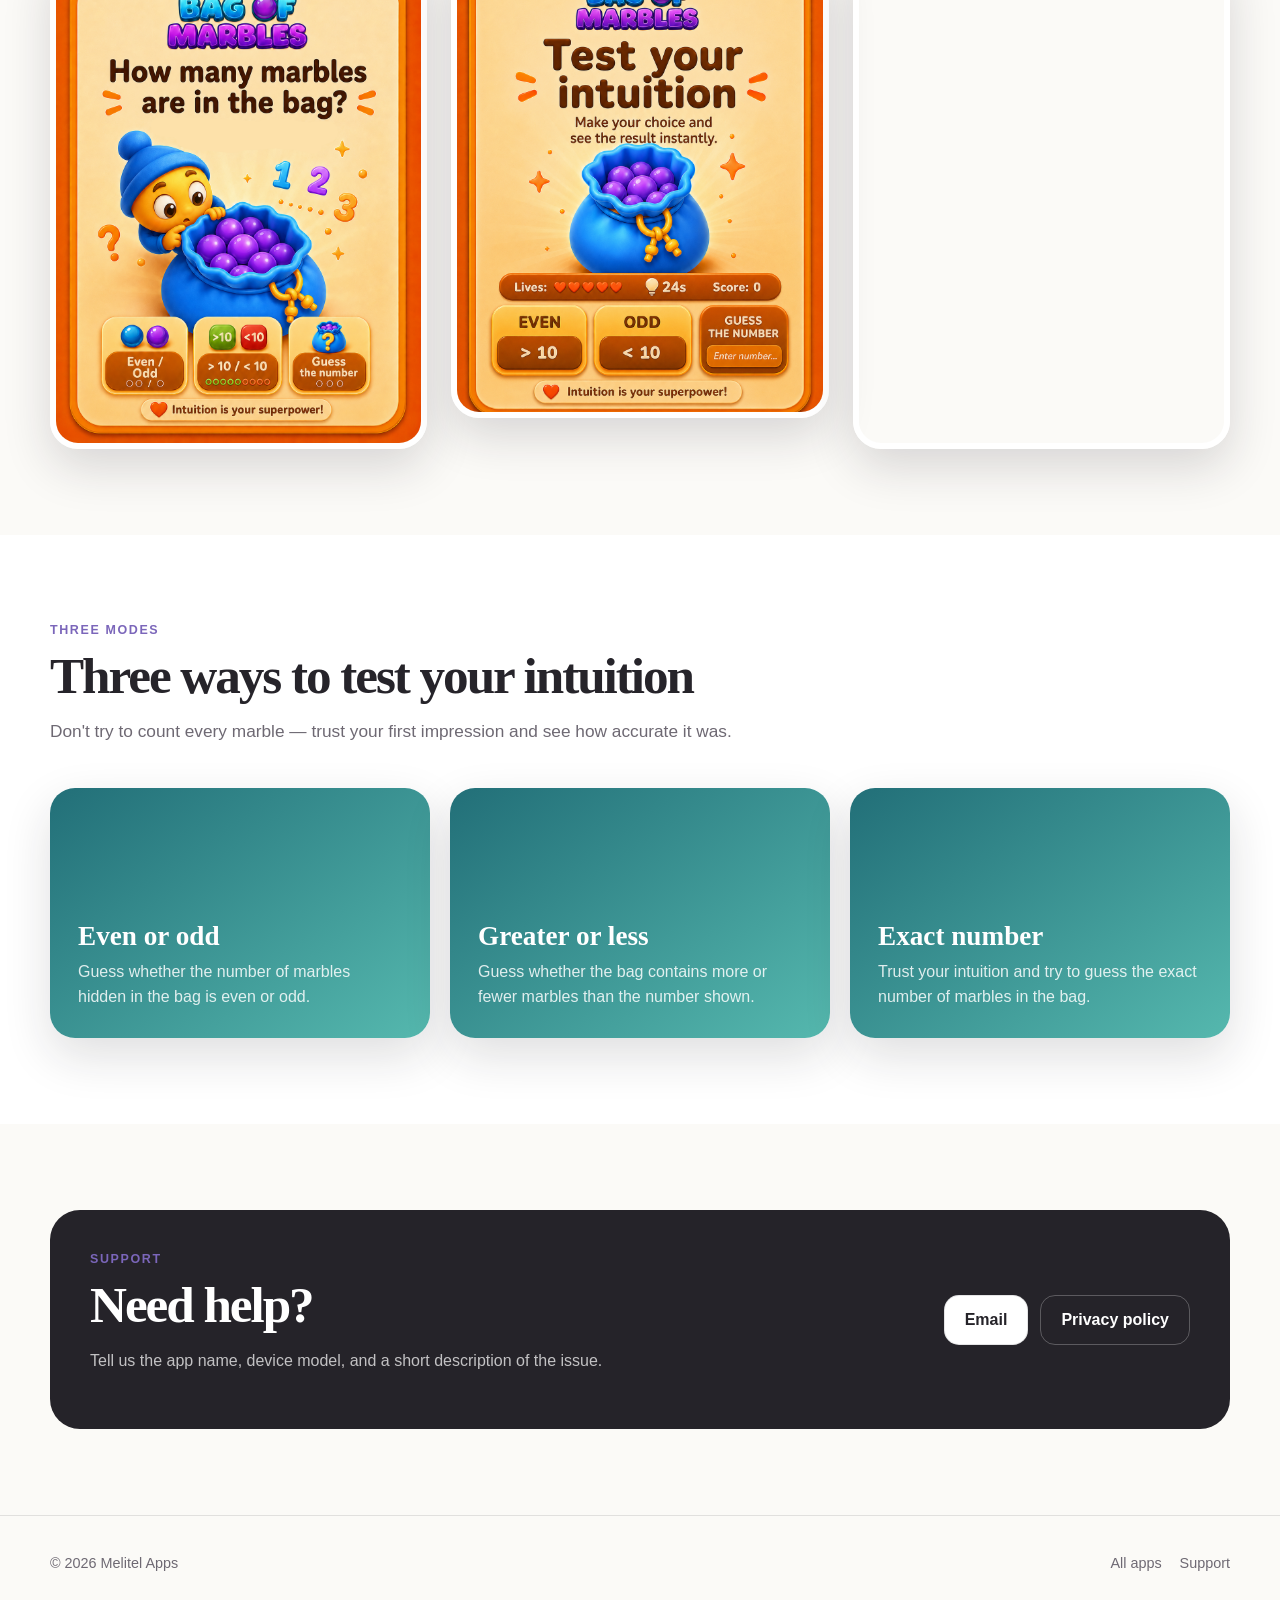
<file: apps/count-master/index.html>
<!doctype html>

<html lang="uk">

<head>
    <meta charset="utf-8">

    <meta name="viewport"
          content="width=device-width, initial-scale=1">

    <meta name="theme-color"
          content="#fbfaf7">

    <meta name="description"
          content="Bag of Marbles — гра на інтуїцію: вгадуй парність, більше чи менше або точну кількість кульок.">

    <meta property="og:title"
          content="Bag of Marbles: Інтуїція — Melitel">

    <meta property="og:description"
          content="Довірся першому відчуттю, зроби припущення та одразу перевір, наскільки точно працює твоя інтуїція.">

    <meta property="og:type"
          content="website">

    <meta property="og:url"
          content="https://melitel.github.io/apps/count-master/">

    <link rel="canonical"
          href="https://melitel.github.io/apps/count-master/">

    <title>
        Bag of Marbles: Інтуїція — Melitel
    </title>

    <link rel="stylesheet"
          href="../../styles.css">

    <script defer
            src="../../script.js"></script>
</head>


<body data-page="count"
      class="app-page theme-count">

    <!-- Accessibility -->

    <a class="skip-link"
       href="#main">
        До вмісту
    </a>


    <!-- =====================================================
         Header
         ===================================================== -->

    <header class="site-header">

        <div class="container header-inner">

            <a class="brand"
               href="../../">
                <span class="brand-mark">
                    ✦
                </span>

                <span>
                    Melitel Apps
                </span>
            </a>


            <nav class="main-nav"
                 aria-label="Основна навігація">

                <a href="../../#apps"
                   data-uk="Усі застосунки"
                   data-en="All apps">
                    Усі застосунки
                </a>


                <a href="#features"
                   data-uk="Можливості"
                   data-en="Features">
                    Можливості
                </a>


                <a href="#gallery"
                   data-uk="Про гру"
                   data-en="About the game">
                    Про гру
                </a>


                <a href="#modes"
                   data-uk="Режими"
                   data-en="Modes">
                    Режими
                </a>


                <a href="#support"
                   data-uk="Підтримка"
                   data-en="Support">
                    Підтримка
                </a>

            </nav>


            <!--
                script.js automatically adds
                the light / dark theme button here.
            -->

            <div class="lang-switch"
                 aria-label="Language and theme">

                <button type="button"
                        class="lang-button is-active"
                        data-set-lang="uk"
                        aria-pressed="true">
                    UA
                </button>


                <button type="button"
                        class="lang-button"
                        data-set-lang="en"
                        aria-pressed="false">
                    EN
                </button>

            </div>

        </div>

    </header>



    <!-- =====================================================
         Main
         ===================================================== -->

    <main id="main">


        <!-- =================================================
             Hero
             ================================================= -->

        <section class="app-hero">

            <div class="container app-hero-grid">


                <!-- Hero text -->

                <div class="reveal">

                    <a class="back-link"
                       href="../../">
                        ←

                        <span data-uk="Усі застосунки"
                              data-en="All apps">
                            Усі застосунки
                        </span>
                    </a>


                    <div class="app-icon-row">

                        <img class="mini-icon"
                             src="../../assets/images/count-master/app-icon.png"
                             alt="">

                        <span class="eyebrow">
                            Melitel · Android
                        </span>

                    </div>


                    <h1 data-uk="Bag of Marbles: Інтуїція"
                        data-en="Bag of Marbles: Intuition Game">
                        Bag of Marbles: Інтуїція
                    </h1>


                    <p>
                        <strong data-uk="Перевір свою інтуїцію у простій грі з кульками"
                                data-en="Test your intuition with a simple marble game">
                            Перевір свою інтуїцію у простій грі з кульками
                        </strong>
                    </p>


                    <p data-uk="Вгадуй, скільки кульок заховано в мішечку, обирай парне чи непарне, більше чи менше заданого числа — і перевіряй, наскільки точним було твоє відчуття."
                       data-en="Guess how many marbles are hidden in the bag, choose even or odd, decide whether there are more or fewer than a given number — and see how accurate your intuition was.">
                        Вгадуй, скільки кульок заховано в мішечку, обирай парне чи непарне, більше чи менше заданого числа — і перевіряй, наскільки точним було твоє відчуття.
                    </p>


                    <div class="hero-actions">

                        <a class="button primary"
                           href="https://play.google.com/store/apps/details?id=com.CountMaster.app.CountMasterBagofMarbles"
                           target="_blank"
                           rel="noopener">
                            Google Play
                        </a>


                        <a class="button"
                           href="#gallery"
                           data-uk="Дізнатися про гру"
                           data-en="Explore the game">
                            Дізнатися про гру
                        </a>

                    </div>

                </div>


                <!-- Hero illustration -->

                <div class="app-hero-art reveal">

                    <img src="../../assets/illustrations/count.svg"
                         alt="">

                </div>

            </div>

        </section>



        <!-- =================================================
             Features
             ================================================= -->

        <section class="section alt"
                 id="features">

            <div class="container">


                <div class="section-head reveal">

                    <span class="kicker"
                          data-uk="Основні можливості"
                          data-en="Key features">
                        Основні можливості
                    </span>


                    <h2 data-uk="Гра, що перевіряє твою інтуїцію"
                        data-en="A game that puts your intuition to the test">
                        Гра, що перевіряє твою інтуїцію
                    </h2>

                </div>



                <div class="feature-grid">


                    <!-- Intuition -->

                    <article class="feature reveal">

                        <span class="feature-symbol">
                            ✦
                        </span>


                        <b data-uk="Перевір свою інтуїцію"
                           data-en="Test your intuition">
                            Перевір свою інтуїцію
                        </b>

                        <p data-uk="Роби вибір, покладаючись на перше відчуття, а не на точний підрахунок."
                           data-en="Make your choice based on your first instinct rather than exact counting.">
                            Роби вибір, покладаючись на перше відчуття, а не на точний підрахунок.
                        </p>

                    </article>



                    <!-- Immediate feedback -->

                    <article class="feature reveal">

                        <span class="feature-symbol">
                            ◎
                        </span>


                        <b data-uk="Миттєвий результат"
                           data-en="Instant feedback">
                            Миттєвий результат
                        </b>


                        <p data-uk="Після кожної відповіді одразу дізнавайся, наскільки точним було твоє припущення."
                           data-en="After every choice, immediately see how accurate your guess was.">
                            Після кожної відповіді одразу дізнавайся, наскільки точним було твоє припущення.
                        </p>

                    </article>



                    <!-- Modes -->

                    <article class="feature reveal">

                        <span class="feature-symbol">
                            ◆
                        </span>


                        <b data-uk="Три режими"
                           data-en="Three game modes">
                            Три режими
                        </b>


                        <p data-uk="Перевіряй інтуїцію по-різному: парне чи непарне, більше чи менше або точна кількість."
                           data-en="Test your intuition in three ways: even or odd, greater or less, or the exact number.">
                            Перевіряй інтуїцію по-різному: парне чи непарне, більше чи менше або точна кількість.
                        </p>

                    </article>

                </div>

            </div>

        </section>



        <!-- =================================================
             Promo images
             ================================================= -->

        <section class="section"
                 id="gallery">

            <div class="container">


                <div class="section-head reveal">

                    <span class="kicker"
                          data-uk="Bag of Marbles"
                          data-en="Bag of Marbles">
                        Bag of Marbles
                    </span>


                    <h2 data-uk="Довірся своєму відчуттю"
                        data-en="Trust your intuition">
                        Довірся своєму відчуттю
                    </h2>


                    <p data-uk="Подивись на мішечок із кульками, зроби припущення та одразу перевір результат."
                       data-en="Look at the bag of marbles, make your guess, and instantly see the result.">
                        Подивись на мішечок із кульками, зроби припущення та одразу перевір результат.
                    </p>

                </div>



                <div class="count-promo-grid">


                    <!-- Promo 1 -->

                    <img class="reveal"
                         src="../../assets/images/count-master/uk/promo-1.png"
                         data-src-uk="../../assets/images/count-master/uk/promo-1.png"
                         data-src-en="../../assets/images/count-master/en/promo-1.png"
                         data-alt-uk="Bag of Marbles — скільки кульок у мішечку"
                         data-alt-en="Bag of Marbles — how many marbles are in the bag"
                         alt="Bag of Marbles — скільки кульок у мішечку"
                         loading="lazy"
                         decoding="async">



                    <!-- Promo 2 -->

                    <img class="reveal"
                         src="../../assets/images/count-master/uk/promo-2.png"
                         data-src-uk="../../assets/images/count-master/uk/promo-2.png"
                         data-src-en="../../assets/images/count-master/en/promo-2.png"
                         data-alt-uk="Bag of Marbles — перевір свою інтуїцію"
                         data-alt-en="Bag of Marbles — test your intuition"
                         alt="Bag of Marbles — перевір свою інтуїцію"
                         loading="lazy"
                         decoding="async">



                    <!-- Promo 3 -->

                    <img class="reveal"
                         src="../../assets/images/count-master/uk/promo-3.png"
                         data-src-uk="../../assets/images/count-master/uk/promo-3.png"
                         data-src-en="../../assets/images/count-master/en/promo-3.png"
                         data-alt-uk="Bag of Marbles — грай своєю мовою"
                         data-alt-en="Bag of Marbles — play in your language"
                         alt="Bag of Marbles — грай своєю мовою"
                         loading="lazy"
                         decoding="async">

                </div>

            </div>

        </section>



        <!-- =================================================
             Game modes
             ================================================= -->

        <section class="section alt"
                 id="modes">

            <div class="container">


                <div class="section-head reveal">

                    <span class="kicker"
                          data-uk="Три режими"
                          data-en="Three modes">
                        Три режими
                    </span>


                    <h2 data-uk="Три способи перевірити інтуїцію"
                        data-en="Three ways to test your intuition">
                        Три способи перевірити інтуїцію
                    </h2>


                    <p data-uk="Не намагайся точно порахувати кульки — довірся першому припущенню та перевір, наскільки воно було влучним."
                       data-en="Don't try to count every marble — trust your first impression and see how accurate it was.">
                        Не намагайся точно порахувати кульки — довірся першому припущенню та перевір, наскільки воно було влучним.
                    </p>

                </div>



                <div class="mockup-grid">


                    <!-- Even / Odd -->

                    <article class="mock-panel reveal">

                        <h3 data-uk="Парне чи непарне"
                            data-en="Even or odd">
                            Парне чи непарне
                        </h3>


                        <p data-uk="Відчуй, парна чи непарна кількість кульок захована в мішечку."
                           data-en="Guess whether the number of marbles hidden in the bag is even or odd.">
                            Відчуй, парна чи непарна кількість кульок захована в мішечку.
                        </p>

                    </article>



                    <!-- Greater / Less -->

                    <article class="mock-panel reveal">

                        <h3 data-uk="Більше чи менше"
                            data-en="Greater or less">
                            Більше чи менше
                        </h3>


                        <p data-uk="Вгадай, чи кульок у мішечку більше або менше за показане число."
                           data-en="Guess whether the bag contains more or fewer marbles than the number shown.">
                            Вгадай, чи кульок у мішечку більше або менше за показане число.
                        </p>

                    </article>



                    <!-- Exact number -->

                    <article class="mock-panel reveal">

                        <h3 data-uk="Точна кількість"
                            data-en="Exact number">
                            Точна кількість
                        </h3>


                        <p data-uk="Довірся інтуїції та спробуй вгадати точну кількість кульок у мішечку."
                           data-en="Trust your intuition and try to guess the exact number of marbles in the bag.">
                            Довірся інтуїції та спробуй вгадати точну кількість кульок у мішечку.
                        </p>

                    </article>

                </div>

            </div>

        </section>



        <!-- =================================================
             Support
             ================================================= -->

        <section class="section"
                 id="support">

            <div class="container">

                <div class="support-card reveal">


                    <div>

                        <span class="kicker"
                              data-uk="Підтримка"
                              data-en="Support">
                            Підтримка
                        </span>


                        <h2 data-uk="Потрібна допомога?"
                            data-en="Need help?">
                            Потрібна допомога?
                        </h2>


                        <p data-uk="Напишіть назву застосунку, модель пристрою та коротко опишіть проблему."
                           data-en="Tell us the app name, device model, and a short description of the issue.">
                            Напишіть назву застосунку, модель пристрою та коротко опишіть проблему.
                        </p>

                    </div>



                    <div class="support-actions">

                        <a class="button"
                           href="mailto:melitel.avatar@gmail.com">
                            Email
                        </a>


                        <a class="button ghost"
                           href="../../count-master-privacy/"
                           target="_blank"
                           rel="noopener"
                           data-uk="Політика конфіденційності"
                           data-en="Privacy policy">
                            Політика конфіденційності
                        </a>

                    </div>

                </div>

            </div>

        </section>

    </main>



    <!-- =====================================================
         Footer
         ===================================================== -->

    <footer class="site-footer">

        <div class="container footer-inner">

            <span>
                ©
                <span data-year></span>
                Melitel Apps
            </span>


            <div class="footer-links">

                <a href="../../"
                   data-uk="Усі застосунки"
                   data-en="All apps">
                    Усі застосунки
                </a>


                <a href="mailto:melitel.avatar@gmail.com"
                   data-uk="Підтримка"
                   data-en="Support">
                    Підтримка
                </a>

            </div>

        </div>

    </footer>

</body>

</html>
</file>
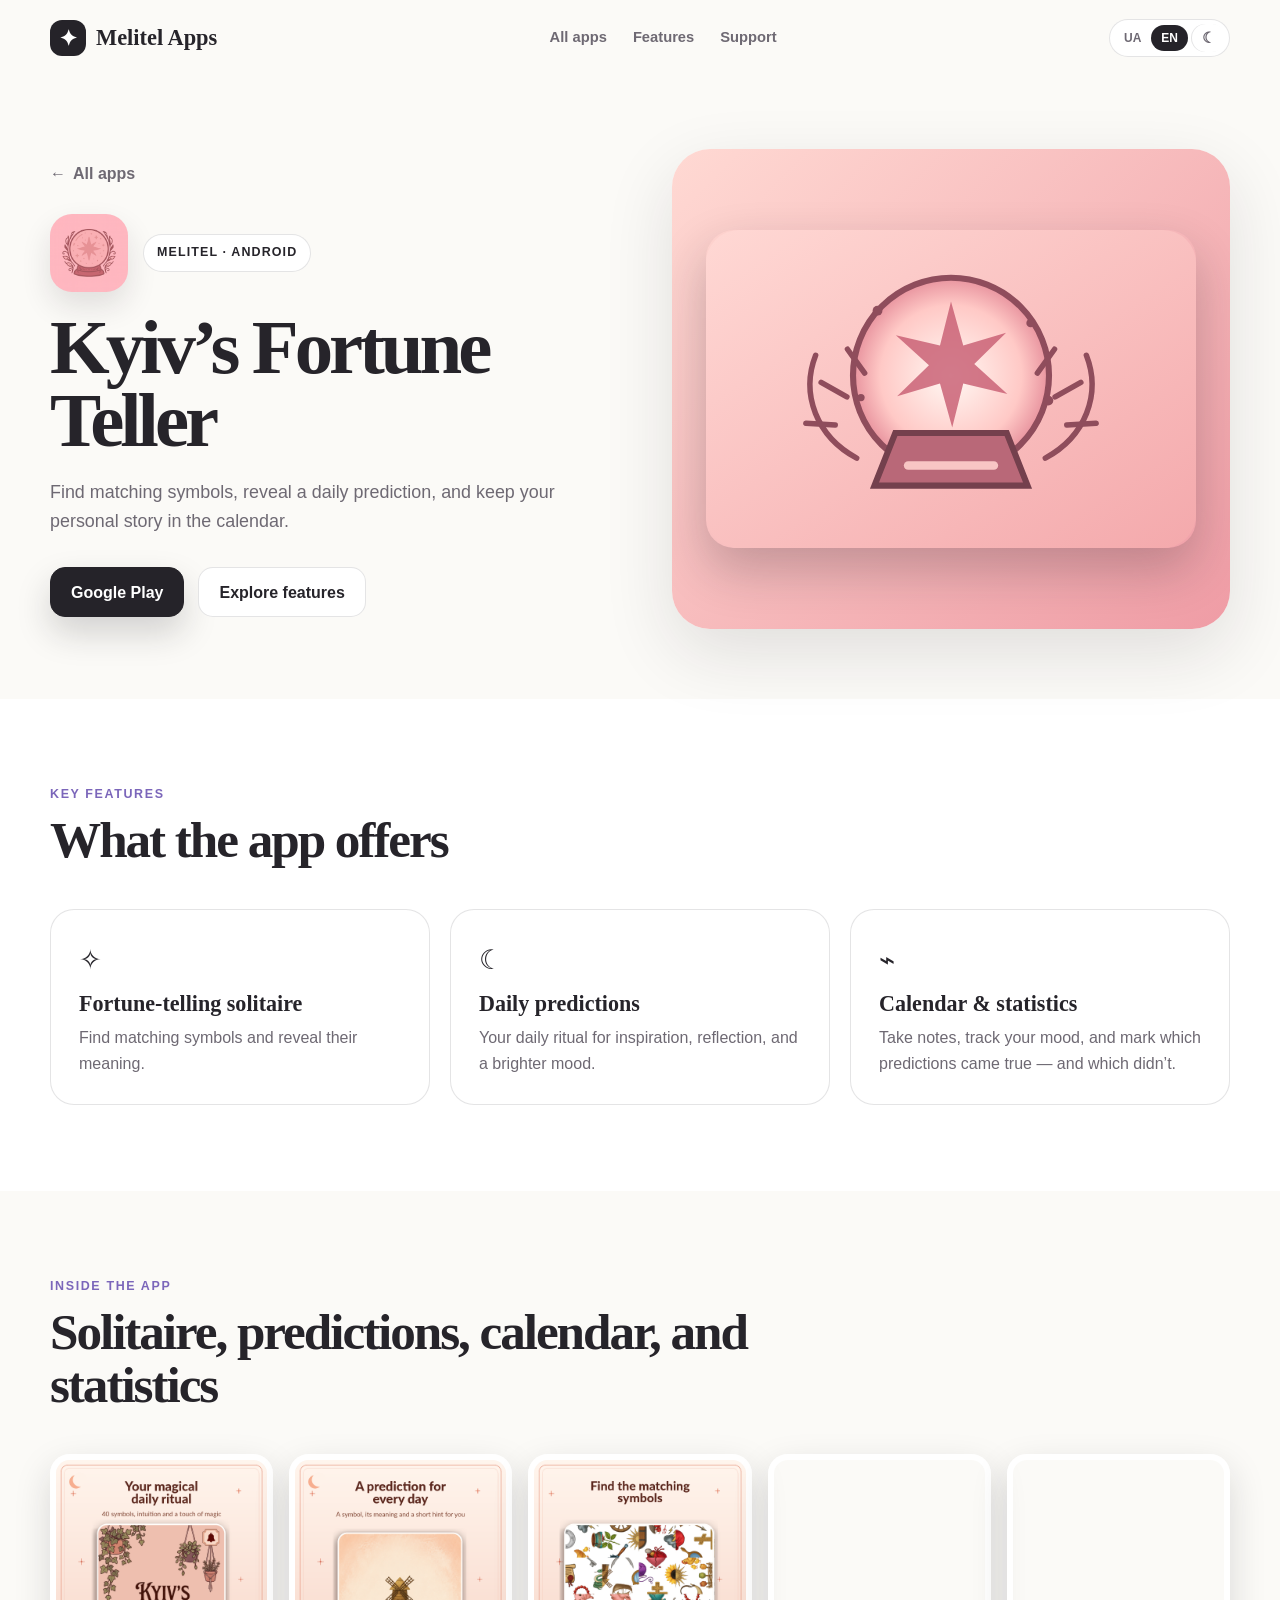
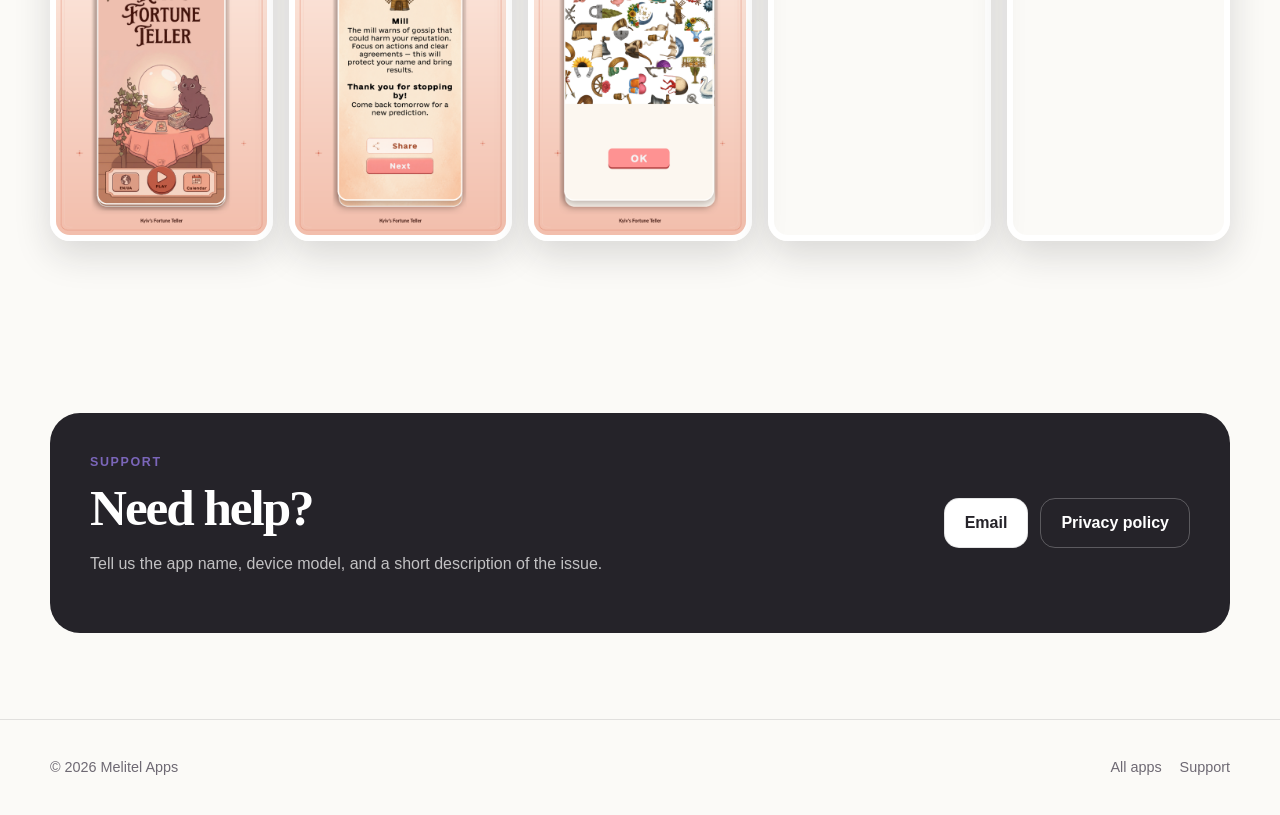
<file: apps/kyiv-fortune/index.html>
<!doctype html>

<html lang="uk">

<head>
    <meta charset="utf-8">

    <meta name="viewport"
          content="width=device-width, initial-scale=1">

    <meta name="theme-color"
          content="#fbfaf7">

    <meta name="description"
          content="Знаходьте символи, отримуйте передбачення на день і зберігайте власну історію в календарі.">

    <meta property="og:title"
          content="Київська ворожея — Melitel">

    <meta property="og:description"
          content="Знаходьте символи, отримуйте передбачення на день і зберігайте власну історію в календарі.">

    <meta property="og:type"
          content="website">

    <meta property="og:url"
          content="https://melitel.github.io/apps/kyiv-fortune/">

    <link rel="canonical"
          href="https://melitel.github.io/apps/kyiv-fortune/">

    <title>
        Київська ворожея — Melitel
    </title>

    <link rel="stylesheet"
          href="../../styles.css">

    <script defer
            src="../../script.js"></script>
</head>


<body data-page="fortune"
      class="app-page theme-fortune">

    <!-- Accessibility -->

    <a class="skip-link"
       href="#main">
        До вмісту
    </a>


    <!-- =====================================================
         Header
         ===================================================== -->

    <header class="site-header">

        <div class="container header-inner">

            <a class="brand"
               href="../../">
                <span class="brand-mark">✦</span>

                <span>
                    Melitel Apps
                </span>
            </a>


            <nav class="main-nav"
                 aria-label="Основна навігація">

                <a href="../../#apps"
                   data-uk="Усі застосунки"
                   data-en="All apps">
                    Усі застосунки
                </a>


                <a href="#features"
                   data-uk="Можливості"
                   data-en="Features">
                    Можливості
                </a>


                <a href="#support"
                   data-uk="Підтримка"
                   data-en="Support">
                    Підтримка
                </a>

            </nav>


            <!--
                Theme button is automatically inserted here
                by script.js after UA / EN.
            -->

            <div class="lang-switch"
                 aria-label="Language and theme">

                <button type="button"
                        class="lang-button is-active"
                        data-set-lang="uk"
                        aria-pressed="true">
                    UA
                </button>


                <button type="button"
                        class="lang-button"
                        data-set-lang="en"
                        aria-pressed="false">
                    EN
                </button>

            </div>

        </div>

    </header>



    <!-- =====================================================
         Main
         ===================================================== -->

    <main id="main">


        <!-- =================================================
             Hero
             ================================================= -->

        <section class="app-hero">

            <div class="container app-hero-grid">


                <!-- Text -->

                <div class="reveal">

                    <a class="back-link"
                       href="../../">
                        ←

                        <span data-uk="Усі застосунки"
                              data-en="All apps">
                            Усі застосунки
                        </span>
                    </a>


                    <div class="app-icon-row">

                        <img class="mini-icon"
                             src="../../assets/images/kyiv-fortune/app-icon.png"
                             alt="">

                        <span class="eyebrow">
                            Melitel · Android
                        </span>

                    </div>


                    <h1 data-uk="Київська ворожея"
                        data-en="Kyiv’s Fortune Teller">
                        Київська ворожея
                    </h1>


                    <p data-uk="Знаходьте символи, отримуйте передбачення на день і зберігайте власну історію в календарі."
                       data-en="Find matching symbols, reveal a daily prediction, and keep your personal story in the calendar.">
                        Знаходьте символи, отримуйте передбачення на день і зберігайте власну історію в календарі.
                    </p>


                    <div class="hero-actions">

                        <a class="button primary"
                           href="https://play.google.com/store/apps/details?id=com.Bursuk.KyivsFortuneTeller"
                           target="_blank"
                           rel="noopener">
                            Google Play
                        </a>


                        <a class="button"
                           href="#features"
                           data-uk="Переглянути можливості"
                           data-en="Explore features">
                            Переглянути можливості
                        </a>

                    </div>

                </div>


                <!-- Hero illustration -->

                <div class="app-hero-art reveal">

                    <img src="../../assets/illustrations/fortune.svg"
                         alt="">

                </div>

            </div>

        </section>



        <!-- =================================================
             Features
             ================================================= -->

        <section class="section alt"
                 id="features">

            <div class="container">

                <div class="section-head reveal">

                    <span class="kicker"
                          data-uk="Основні можливості"
                          data-en="Key features">
                        Основні можливості
                    </span>


                    <h2 data-uk="Що є у застосунку"
                        data-en="What the app offers">
                        Що є у застосунку
                    </h2>

                </div>



                <div class="feature-grid">


                    <!-- Solitaire -->

                    <article class="feature reveal">

                        <span class="feature-symbol">
                            ✧
                        </span>


                        <b data-uk="Пасьянс-ворожіння"
                           data-en="Fortune-telling solitaire">
                            Пасьянс-ворожіння
                        </b>


                        <p data-uk="Знаходьте символи, що співпали, та відкрийте їхнє значення."
                           data-en="Find matching symbols and reveal their meaning.">
                            Знаходьте символи, що співпали, та відкрийте їхнє значення.
                        </p>

                    </article>



                    <!-- Daily predictions -->

                    <article class="feature reveal">

                        <span class="feature-symbol">
                            ☾
                        </span>


                        <b data-uk="Щоденні передбачення"
                           data-en="Daily predictions">
                            Щоденні передбачення
                        </b>


                        <p data-uk="Ваш щоденний ритуал для натхнення, роздумів і гарного настрою."
                           data-en="Your daily ritual for inspiration, reflection, and a brighter mood.">
                            Ваш щоденний ритуал для натхнення, роздумів і гарного настрою.
                        </p>

                    </article>



                    <!-- Calendar -->

                    <article class="feature reveal">

                        <span class="feature-symbol">
                            ⌁
                        </span>


                        <b data-uk="Календар і статистика"
                           data-en="Calendar & statistics">
                            Календар і статистика
                        </b>


                        <p data-uk="Робіть нотатки, відслідковуйте настрій і відмічайте передбачення, які справдились або ні."
                           data-en="Take notes, track your mood, and mark which predictions came true — and which didn’t.">
                            Робіть нотатки, відслідковуйте настрій і відмічайте передбачення, які справдились або ні.
                        </p>

                    </article>

                </div>

            </div>

        </section>



        <!-- =================================================
             Screenshots
             ================================================= -->

        <section class="section">

            <div class="container">


                <div class="section-head reveal">

                    <span class="kicker"
                          data-uk="Усередині застосунку"
                          data-en="Inside the app">
                        Усередині застосунку
                    </span>


                    <h2 data-uk="Пасьянс, передбачення, календар і статистика"
                        data-en="Solitaire, predictions, calendar, and statistics">
                        Пасьянс, передбачення, календар і статистика
                    </h2>

                </div>



                <div class="screen-grid">


                    <!-- Screenshot 1 -->

                    <img class="reveal"
                         src="../../assets/images/kyiv-fortune/uk/screenshot-1.png"
                         data-src-uk="../../assets/images/kyiv-fortune/uk/screenshot-1.png"
                         data-src-en="../../assets/images/kyiv-fortune/en/screenshot-1.png"
                         data-alt-uk="Київська ворожея — головний екран"
                         data-alt-en="Kyiv’s Fortune Teller — main screen"
                         alt="Київська ворожея — головний екран"
                         loading="lazy"
                         decoding="async">



                    <!-- Screenshot 2 -->

                    <img class="reveal"
                         src="../../assets/images/kyiv-fortune/uk/screenshot-2.png"
                         data-src-uk="../../assets/images/kyiv-fortune/uk/screenshot-2.png"
                         data-src-en="../../assets/images/kyiv-fortune/en/screenshot-2.png"
                         data-alt-uk="Київська ворожея — щоденне передбачення"
                         data-alt-en="Kyiv’s Fortune Teller — daily prediction"
                         alt="Київська ворожея — щоденне передбачення"
                         loading="lazy"
                         decoding="async">



                    <!-- Screenshot 3 -->

                    <img class="reveal"
                         src="../../assets/images/kyiv-fortune/uk/screenshot-3.png"
                         data-src-uk="../../assets/images/kyiv-fortune/uk/screenshot-3.png"
                         data-src-en="../../assets/images/kyiv-fortune/en/screenshot-3.png"
                         data-alt-uk="Київська ворожея — пасьянс із символами"
                         data-alt-en="Kyiv’s Fortune Teller — symbol solitaire"
                         alt="Київська ворожея — пасьянс із символами"
                         loading="lazy"
                         decoding="async">



                    <!-- Screenshot 4 -->

                    <img class="reveal"
                         src="../../assets/images/kyiv-fortune/uk/screenshot-4.png"
                         data-src-uk="../../assets/images/kyiv-fortune/uk/screenshot-4.png"
                         data-src-en="../../assets/images/kyiv-fortune/en/screenshot-4.png"
                         data-alt-uk="Київська ворожея — календар і статистика"
                         data-alt-en="Kyiv’s Fortune Teller — calendar and statistics"
                         alt="Київська ворожея — календар і статистика"
                         loading="lazy"
                         decoding="async">



                    <!-- Screenshot 5 -->

                    <img class="reveal"
                         src="../../assets/images/kyiv-fortune/uk/screenshot-5.png"
                         data-src-uk="../../assets/images/kyiv-fortune/uk/screenshot-5.png"
                         data-src-en="../../assets/images/kyiv-fortune/en/screenshot-5.png"
                         data-alt-uk="Київська ворожея — картка передбачення для поширення"
                         data-alt-en="Kyiv’s Fortune Teller — shareable prediction card"
                         alt="Київська ворожея — картка передбачення для поширення"
                         loading="lazy"
                         decoding="async">

                </div>

            </div>

        </section>



        <!-- =================================================
             Support
             ================================================= -->

        <section class="section"
                 id="support">

            <div class="container">

                <div class="support-card reveal">


                    <div>

                        <span class="kicker"
                              data-uk="Підтримка"
                              data-en="Support">
                            Підтримка
                        </span>


                        <h2 data-uk="Потрібна допомога?"
                            data-en="Need help?">
                            Потрібна допомога?
                        </h2>


                        <p data-uk="Напишіть назву застосунку, модель пристрою та коротко опишіть проблему."
                           data-en="Tell us the app name, device model, and a short description of the issue.">
                            Напишіть назву застосунку, модель пристрою та коротко опишіть проблему.
                        </p>

                    </div>



                    <div class="support-actions">

                        <a class="button"
                           href="mailto:melitel.avatar@gmail.com">
                            Email
                        </a>


                        <a class="button ghost"
                           href="../../kyiv-fortune-privacy/"
                           target="_blank"
                           rel="noopener"
                           data-uk="Політика конфіденційності"
                           data-en="Privacy policy">
                            Політика конфіденційності
                        </a>

                    </div>

                </div>

            </div>

        </section>

    </main>



    <!-- =====================================================
         Footer
         ===================================================== -->

    <footer class="site-footer">

        <div class="container footer-inner">

            <span>
                ©
                <span data-year></span>
                Melitel Apps
            </span>


            <div class="footer-links">

                <a href="../../"
                   data-uk="Усі застосунки"
                   data-en="All apps">
                    Усі застосунки
                </a>


                <a href="mailto:melitel.avatar@gmail.com"
                   data-uk="Підтримка"
                   data-en="Support">
                    Підтримка
                </a>

            </div>

        </div>

    </footer>

</body>

</html>
</file>
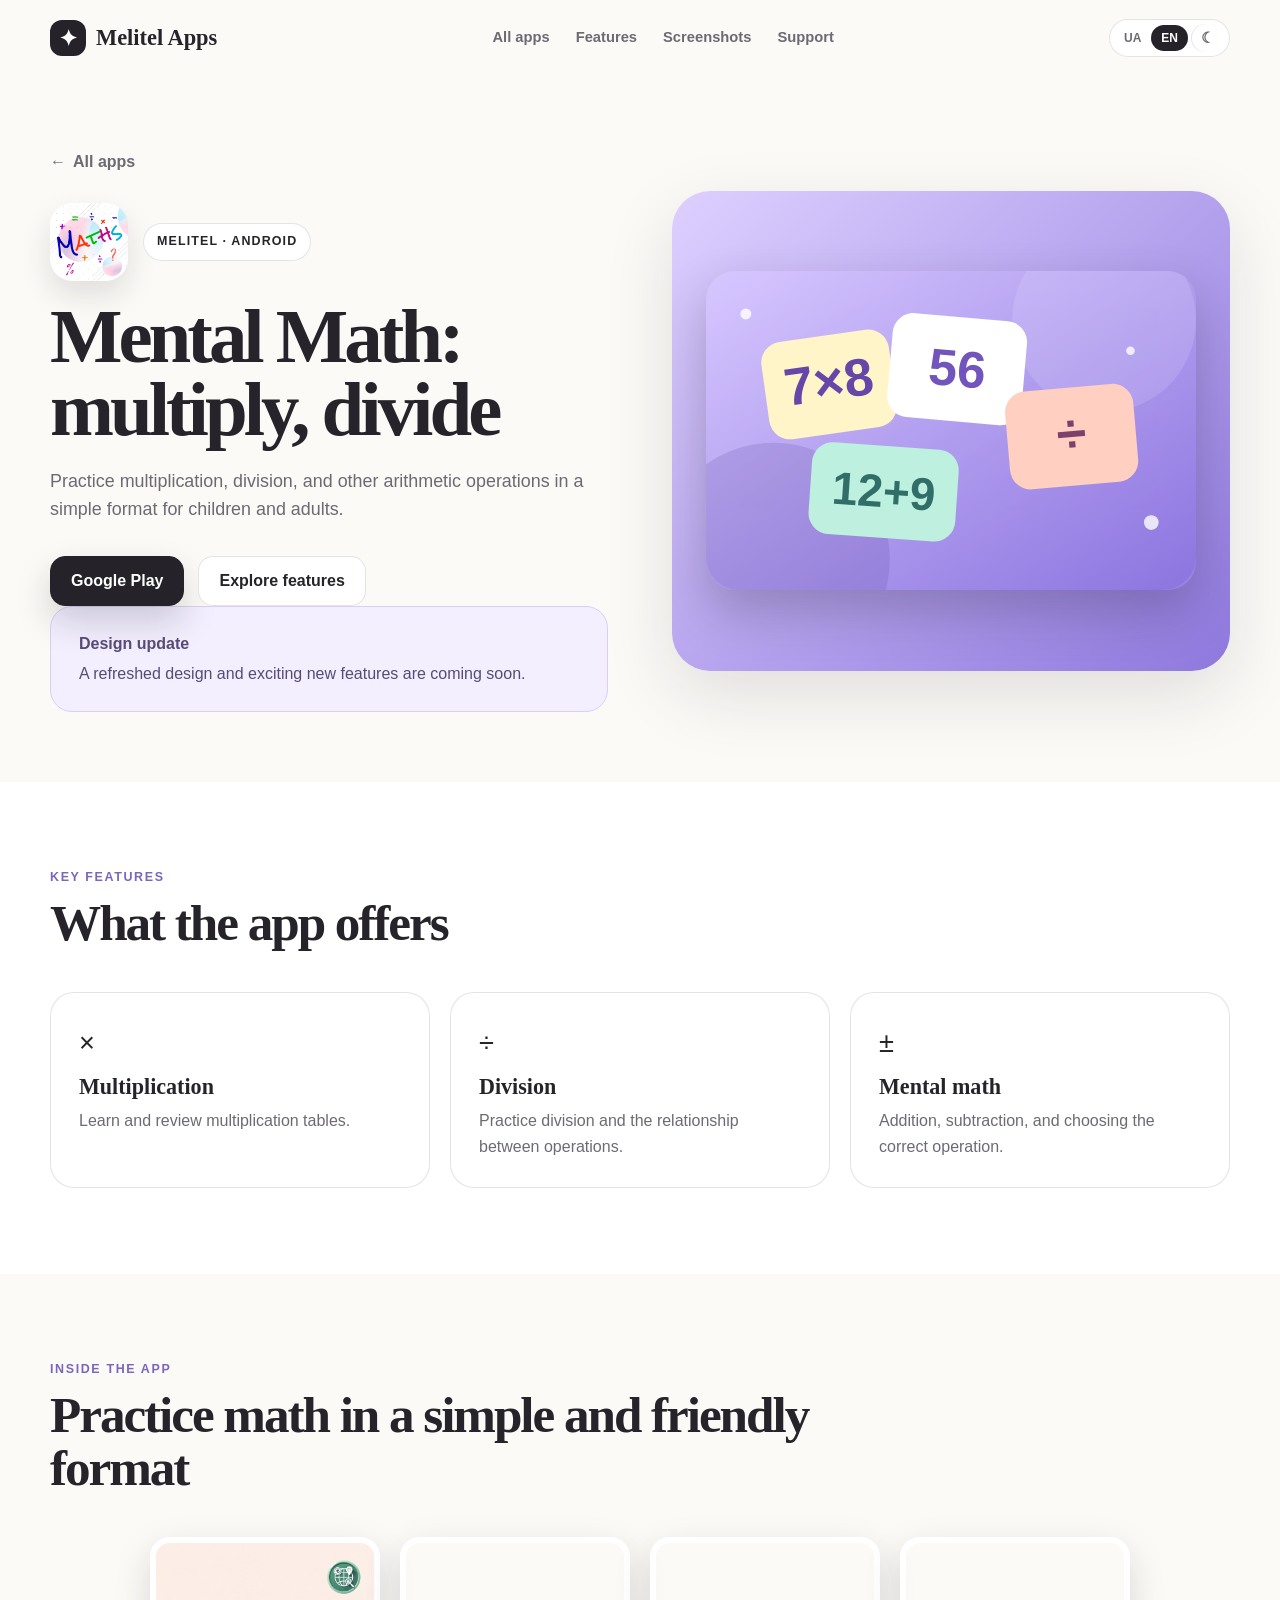
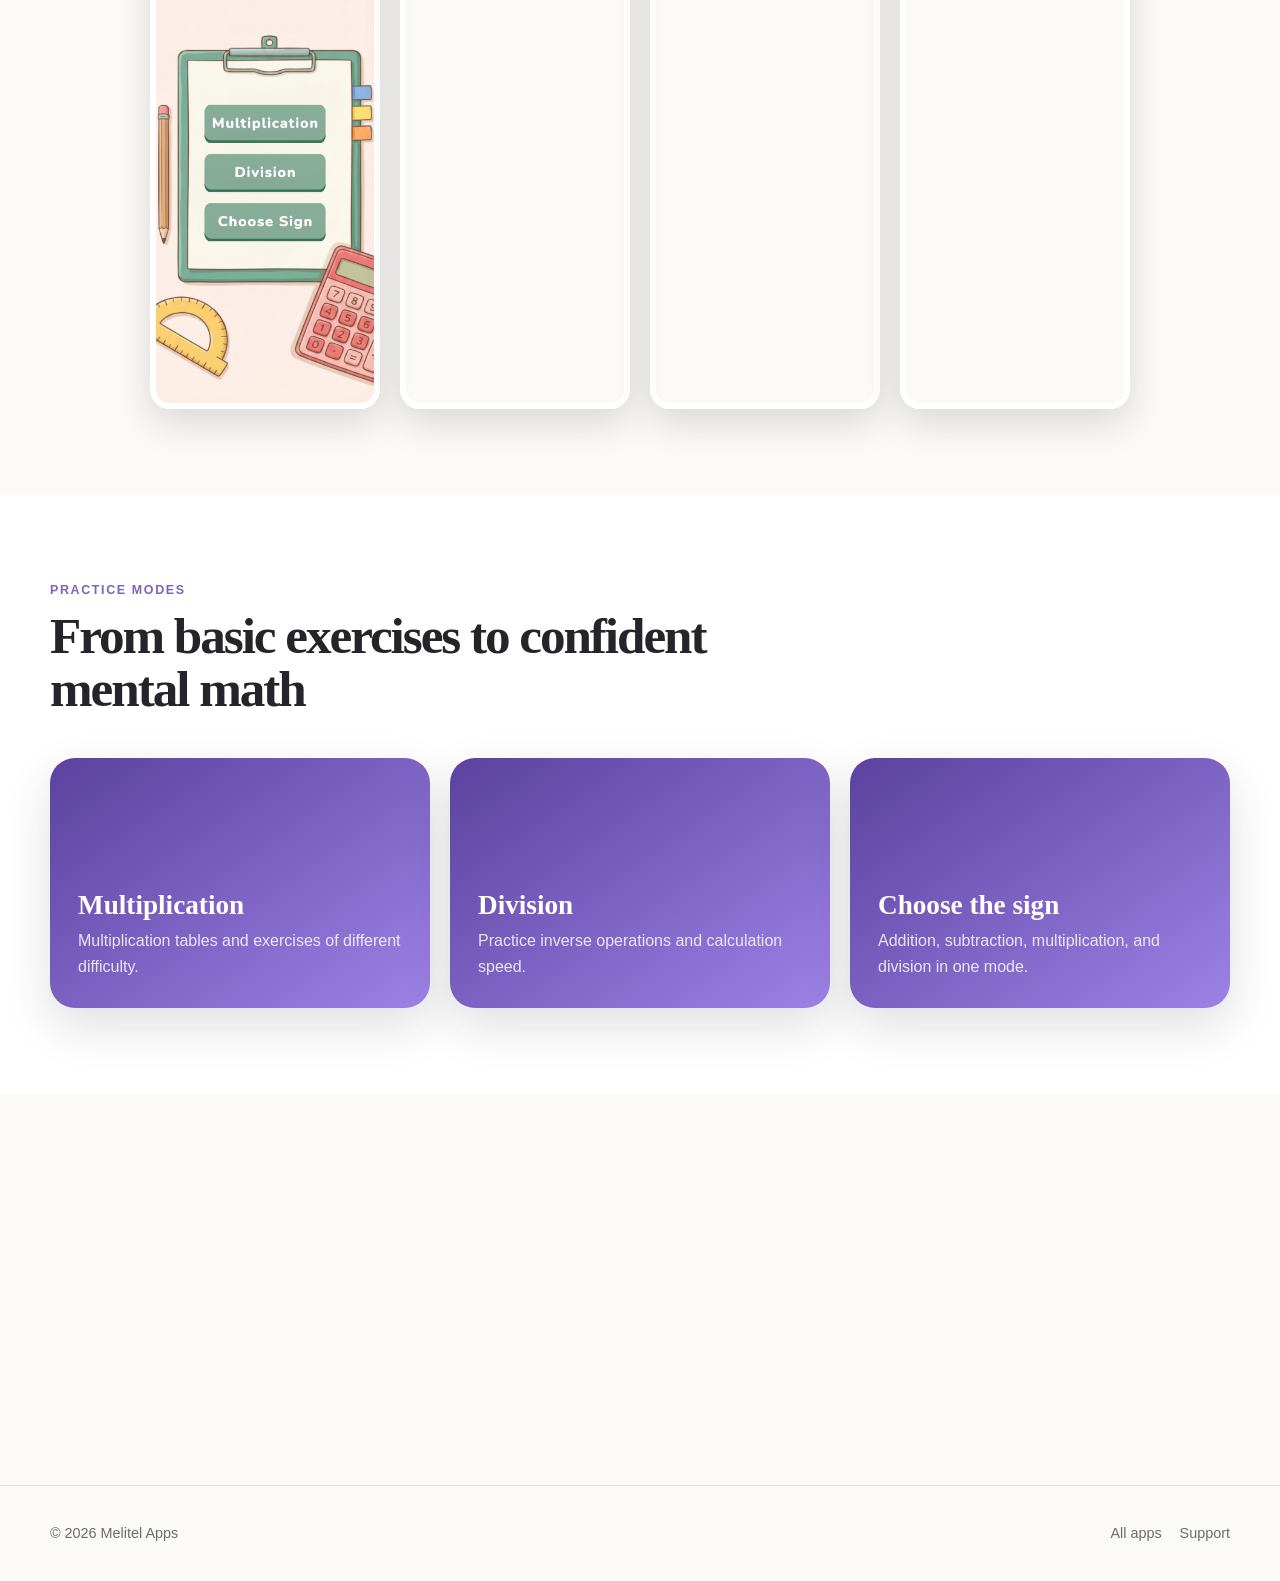
<file: apps/mental-math/index.html>
<!doctype html>

<html lang="uk">

<head>
    <meta charset="utf-8">

    <meta name="viewport"
          content="width=device-width, initial-scale=1">

    <meta name="theme-color"
          content="#fbfaf7">

    <meta name="description"
          content="Тренуйте множення, ділення та інші арифметичні дії у зручному форматі для дітей і дорослих.">

    <meta property="og:title"
          content="Математика: множення, ділення — Melitel">

    <meta property="og:description"
          content="Тренуйте множення, ділення та інші арифметичні дії у зручному форматі для дітей і дорослих.">

    <meta property="og:type"
          content="website">

    <meta property="og:url"
          content="https://melitel.github.io/apps/mental-math/">

    <link rel="canonical"
          href="https://melitel.github.io/apps/mental-math/">

    <title>
        Математика: множення, ділення — Melitel
    </title>

    <link rel="stylesheet"
          href="../../styles.css">

    <script defer
            src="../../script.js"></script>
</head>


<body data-page="math"
      class="app-page theme-math">

    <!-- Accessibility -->

    <a class="skip-link"
       href="#main">
        До вмісту
    </a>


    <!-- =====================================================
         Header
         ===================================================== -->

    <header class="site-header">

        <div class="container header-inner">

            <a class="brand"
               href="../../">
                <span class="brand-mark">✦</span>

                <span>
                    Melitel Apps
                </span>
            </a>


            <nav class="main-nav"
                 aria-label="Основна навігація">

                <a href="../../#apps"
                   data-uk="Усі застосунки"
                   data-en="All apps">
                    Усі застосунки
                </a>


                <a href="#features"
                   data-uk="Можливості"
                   data-en="Features">
                    Можливості
                </a>


                <a href="#screenshots"
                   data-uk="Скриншоти"
                   data-en="Screenshots">
                    Скриншоти
                </a>


                <a href="#support"
                   data-uk="Підтримка"
                   data-en="Support">
                    Підтримка
                </a>

            </nav>


            <!--
                script.js automatically adds
                the light / dark theme button here.
            -->

            <div class="lang-switch"
                 aria-label="Language and theme">

                <button type="button"
                        class="lang-button is-active"
                        data-set-lang="uk"
                        aria-pressed="true">
                    UA
                </button>


                <button type="button"
                        class="lang-button"
                        data-set-lang="en"
                        aria-pressed="false">
                    EN
                </button>

            </div>

        </div>

    </header>



    <!-- =====================================================
         Main
         ===================================================== -->

    <main id="main">


        <!-- =================================================
             Hero
             ================================================= -->

        <section class="app-hero">

            <div class="container app-hero-grid">


                <!-- Hero text -->

                <div class="reveal">

                    <a class="back-link"
                       href="../../">
                        ←

                        <span data-uk="Усі застосунки"
                              data-en="All apps">
                            Усі застосунки
                        </span>
                    </a>


                    <div class="app-icon-row">

                        <img class="mini-icon"
                             src="../../assets/images/mental-math/app-icon.png"
                             alt="">

                        <span class="eyebrow">
                            Melitel · Android
                        </span>

                    </div>


                    <h1 data-uk="Математика: множення, ділення"
                        data-en="Mental Math: multiply, divide">
                        Математика: множення, ділення
                    </h1>


                    <p data-uk="Тренуйте множення, ділення та інші арифметичні дії у зручному форматі для дітей і дорослих."
                       data-en="Practice multiplication, division, and other arithmetic operations in a simple format for children and adults.">
                        Тренуйте множення, ділення та інші арифметичні дії у зручному форматі для дітей і дорослих.
                    </p>


                    <div class="hero-actions">

                        <a class="button primary"
                           href="https://play.google.com/store/apps/details?id=math.app"
                           target="_blank"
                           rel="noopener">
                            Google Play
                        </a>


                        <a class="button"
                           href="#features"
                           data-uk="Переглянути можливості"
                           data-en="Explore features">
                            Переглянути можливості
                        </a>

                    </div>


                    <!-- Design update notice -->

                    <div class="notice reveal">

                        <strong data-uk="Оновлення дизайну"
                                data-en="Design update">
                            Оновлення дизайну
                        </strong>


                        <span data-uk="Чекайте найближчим часом оновлення дизайну і цікаві нові функції."
                              data-en="A refreshed design and exciting new features are coming soon.">
                            Чекайте найближчим часом оновлення дизайну і цікаві нові функції.
                        </span>

                    </div>

                </div>


                <!-- Hero illustration -->

                <div class="app-hero-art reveal">

                    <img src="../../assets/illustrations/math.svg"
                         alt="">

                </div>

            </div>

        </section>



        <!-- =================================================
             Features
             ================================================= -->

        <section class="section alt"
                 id="features">

            <div class="container">


                <div class="section-head reveal">

                    <span class="kicker"
                          data-uk="Основні можливості"
                          data-en="Key features">
                        Основні можливості
                    </span>


                    <h2 data-uk="Що є у застосунку"
                        data-en="What the app offers">
                        Що є у застосунку
                    </h2>

                </div>



                <div class="feature-grid">


                    <!-- Multiplication -->

                    <article class="feature reveal">

                        <span class="feature-symbol">
                            ×
                        </span>


                        <b data-uk="Множення"
                           data-en="Multiplication">
                            Множення
                        </b>


                        <p data-uk="Вивчення й повторення таблиці множення."
                           data-en="Learn and review multiplication tables.">
                            Вивчення й повторення таблиці множення.
                        </p>

                    </article>



                    <!-- Division -->

                    <article class="feature reveal">

                        <span class="feature-symbol">
                            ÷
                        </span>


                        <b data-uk="Ділення"
                           data-en="Division">
                            Ділення
                        </b>


                        <p data-uk="Практика ділення та зв’язку між операціями."
                           data-en="Practice division and the relationship between operations.">
                            Практика ділення та зв’язку між операціями.
                        </p>

                    </article>



                    <!-- Mental math -->

                    <article class="feature reveal">

                        <span class="feature-symbol">
                            ±
                        </span>


                        <b data-uk="Усний рахунок"
                           data-en="Mental math">
                            Усний рахунок
                        </b>


                        <p data-uk="Додавання, віднімання та вибір правильної дії."
                           data-en="Addition, subtraction, and choosing the correct operation.">
                            Додавання, віднімання та вибір правильної дії.
                        </p>

                    </article>

                </div>

            </div>

        </section>



        <!-- =================================================
             Screenshots
             ================================================= -->

        <section class="section"
                 id="screenshots">

            <div class="container">


                <div class="section-head reveal">

                    <span class="kicker"
                          data-uk="Усередині застосунку"
                          data-en="Inside the app">
                        Усередині застосунку
                    </span>


                    <h2 data-uk="Практикуйте математику у зручному форматі"
                        data-en="Practice math in a simple and friendly format">
                        Практикуйте математику у зручному форматі
                    </h2>

                </div>



                <div class="screen-grid math-screen-grid">

                    <!-- Screenshot 1 -->

                    <img class="reveal"
                         src="../../assets/images/mental-math/uk/screenshot-1.png"
                         data-src-uk="../../assets/images/mental-math/uk/screenshot-1.png"
                         data-src-en="../../assets/images/mental-math/en/screenshot-1.png"
                         data-alt-uk="Математика — головний екран"
                         data-alt-en="Mental Math — main screen"
                         alt="Математика — головний екран"
                         loading="lazy"
                         decoding="async">


                    <!-- Screenshot 2 -->

                    <img class="reveal"
                         src="../../assets/images/mental-math/uk/screenshot-2.png"
                         data-src-uk="../../assets/images/mental-math/uk/screenshot-2.png"
                         data-src-en="../../assets/images/mental-math/en/screenshot-2.png"
                         data-alt-uk="Математика — тренування множення"
                         data-alt-en="Mental Math — multiplication practice"
                         alt="Математика — тренування множення"
                         loading="lazy"
                         decoding="async">


                    <!-- Screenshot 3 -->

                    <img class="reveal"
                         src="../../assets/images/mental-math/uk/screenshot-3.png"
                         data-src-uk="../../assets/images/mental-math/uk/screenshot-3.png"
                         data-src-en="../../assets/images/mental-math/en/screenshot-3.png"
                         data-alt-uk="Математика — тренування ділення"
                         data-alt-en="Mental Math — division practice"
                         alt="Математика — тренування ділення"
                         loading="lazy"
                         decoding="async">


                    <!-- Screenshot 4 -->

                    <img class="reveal"
                         src="../../assets/images/mental-math/uk/screenshot-4.png"
                         data-src-uk="../../assets/images/mental-math/uk/screenshot-4.png"
                         data-src-en="../../assets/images/mental-math/en/screenshot-4.png"
                         data-alt-uk="Математика — режим вибору математичної дії"
                         data-alt-en="Mental Math — choose the operation mode"
                         alt="Математика — режим вибору математичної дії"
                         loading="lazy"
                         decoding="async">

                </div>

            </div>

        </section>



        <!-- =================================================
             Practice modes
             ================================================= -->

        <section class="section alt">

            <div class="container">


                <div class="section-head reveal">

                    <span class="kicker"
                          data-uk="Напрями практики"
                          data-en="Practice modes">
                        Напрями практики
                    </span>


                    <h2 data-uk="Від базових прикладів до впевненого усного рахунку"
                        data-en="From basic exercises to confident mental math">
                        Від базових прикладів до впевненого усного рахунку
                    </h2>

                </div>



                <div class="mockup-grid">


                    <!-- Multiplication -->

                    <article class="mock-panel reveal">

                        <h3 data-uk="Множення"
                            data-en="Multiplication">
                            Множення
                        </h3>


                        <p data-uk="Таблиця множення та завдання різної складності."
                           data-en="Multiplication tables and exercises of different difficulty.">
                            Таблиця множення та завдання різної складності.
                        </p>

                    </article>



                    <!-- Division -->

                    <article class="mock-panel reveal">

                        <h3 data-uk="Ділення"
                            data-en="Division">
                            Ділення
                        </h3>


                        <p data-uk="Закріплення зворотних дій і швидкості обчислень."
                           data-en="Practice inverse operations and calculation speed.">
                            Закріплення зворотних дій і швидкості обчислень.
                        </p>

                    </article>



                    <!-- Choose the sign -->

                    <article class="mock-panel reveal">

                        <h3 data-uk="Вгадай знак"
                            data-en="Choose the sign">
                            Вгадай знак
                        </h3>


                        <p data-uk="Додавання, віднімання, множення та ділення в одному режимі."
                           data-en="Addition, subtraction, multiplication, and division in one mode.">
                            Додавання, віднімання, множення та ділення в одному режимі.
                        </p>

                    </article>

                </div>

            </div>

        </section>



        <!-- =================================================
             Support
             ================================================= -->

        <section class="section"
                 id="support">

            <div class="container">

                <div class="support-card reveal">


                    <div>

                        <span class="kicker"
                              data-uk="Підтримка"
                              data-en="Support">
                            Підтримка
                        </span>


                        <h2 data-uk="Потрібна допомога?"
                            data-en="Need help?">
                            Потрібна допомога?
                        </h2>


                        <p data-uk="Напишіть назву застосунку, модель пристрою та коротко опишіть проблему."
                           data-en="Tell us the app name, device model, and a short description of the issue.">
                            Напишіть назву застосунку, модель пристрою та коротко опишіть проблему.
                        </p>

                    </div>



                    <div class="support-actions">

                        <a class="button"
                           href="mailto:melitel.avatar@gmail.com">
                            Email
                        </a>


                        <a class="button ghost"
                           href="../../mental-math-privacy/"
                           target="_blank"
                           rel="noopener"
                           data-uk="Політика конфіденційності"
                           data-en="Privacy policy">
                            Політика конфіденційності
                        </a>

                    </div>

                </div>

            </div>

        </section>

    </main>



    <!-- =====================================================
         Footer
         ===================================================== -->

    <footer class="site-footer">

        <div class="container footer-inner">

            <span>
                ©
                <span data-year></span>
                Melitel Apps
            </span>


            <div class="footer-links">

                <a href="../../"
                   data-uk="Усі застосунки"
                   data-en="All apps">
                    Усі застосунки
                </a>


                <a href="mailto:melitel.avatar@gmail.com"
                   data-uk="Підтримка"
                   data-en="Support">
                    Підтримка
                </a>

            </div>

        </div>

    </footer>

</body>

</html>
</file>
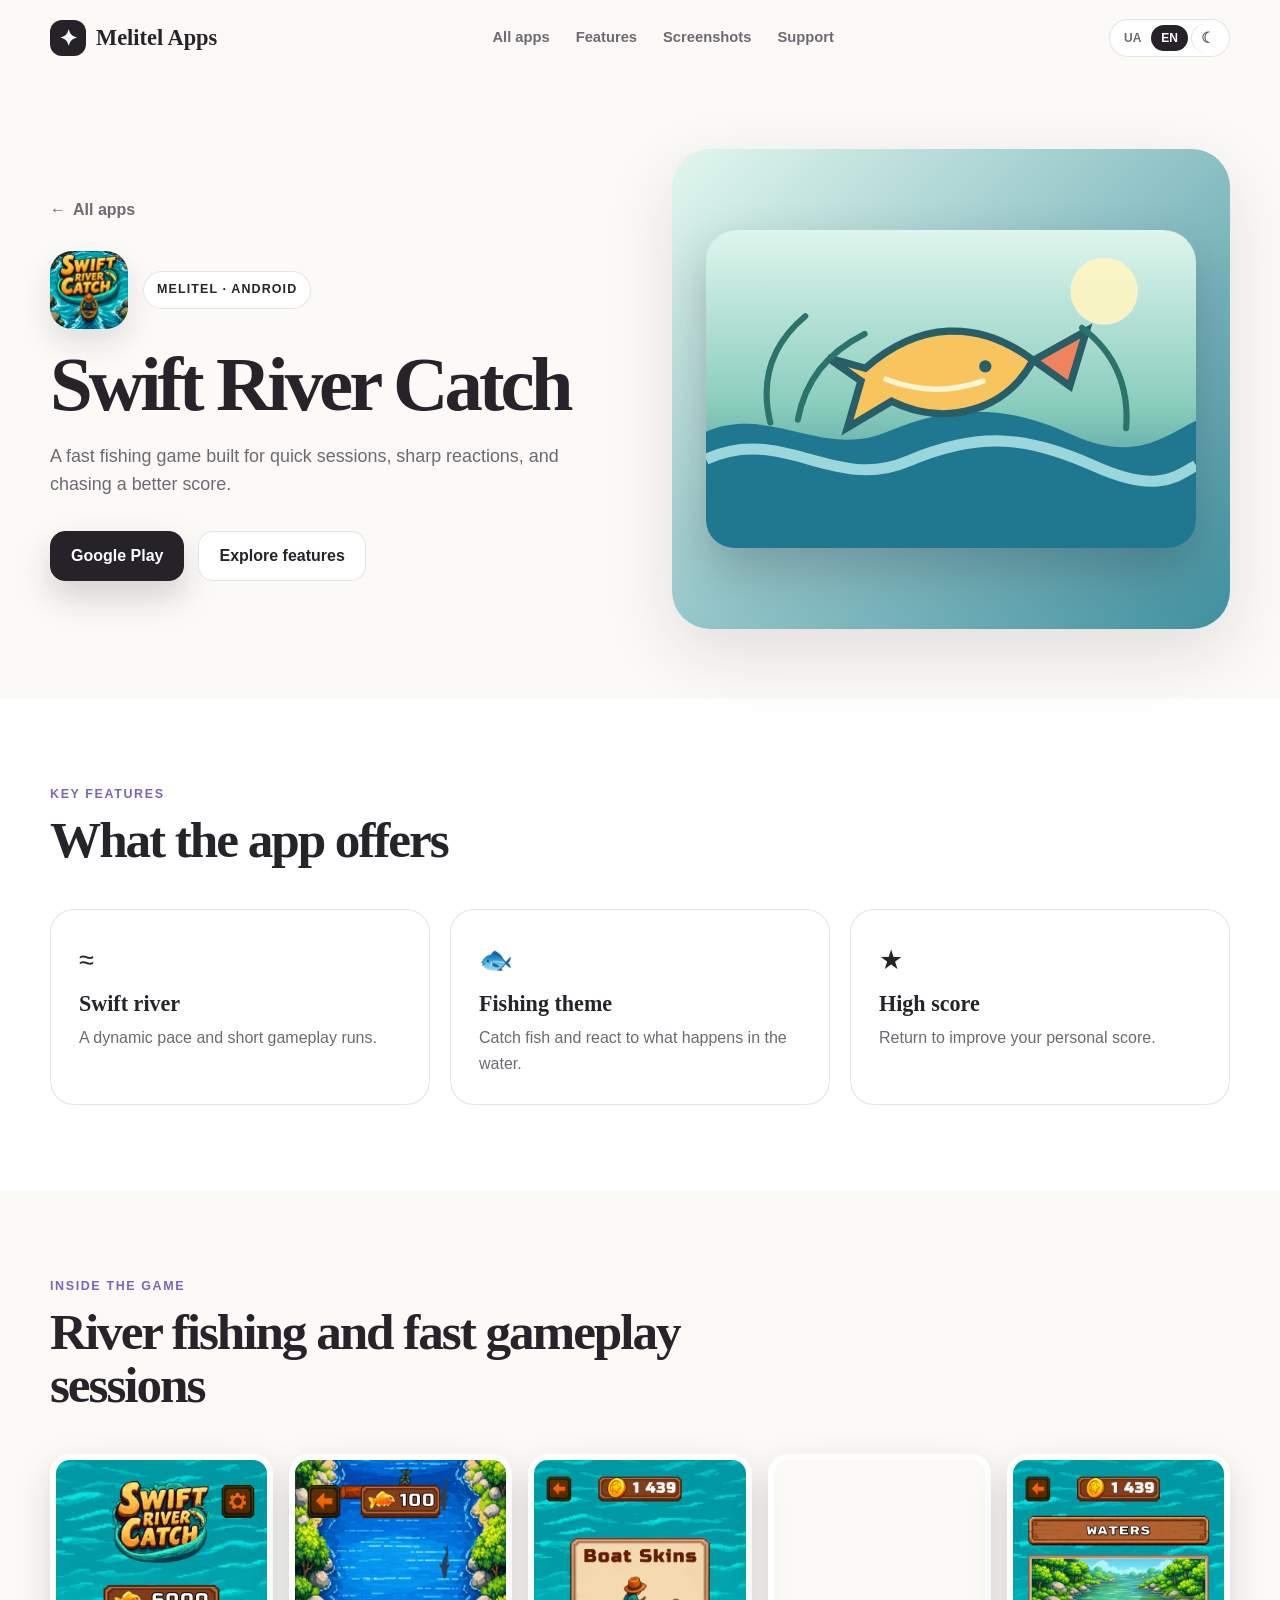
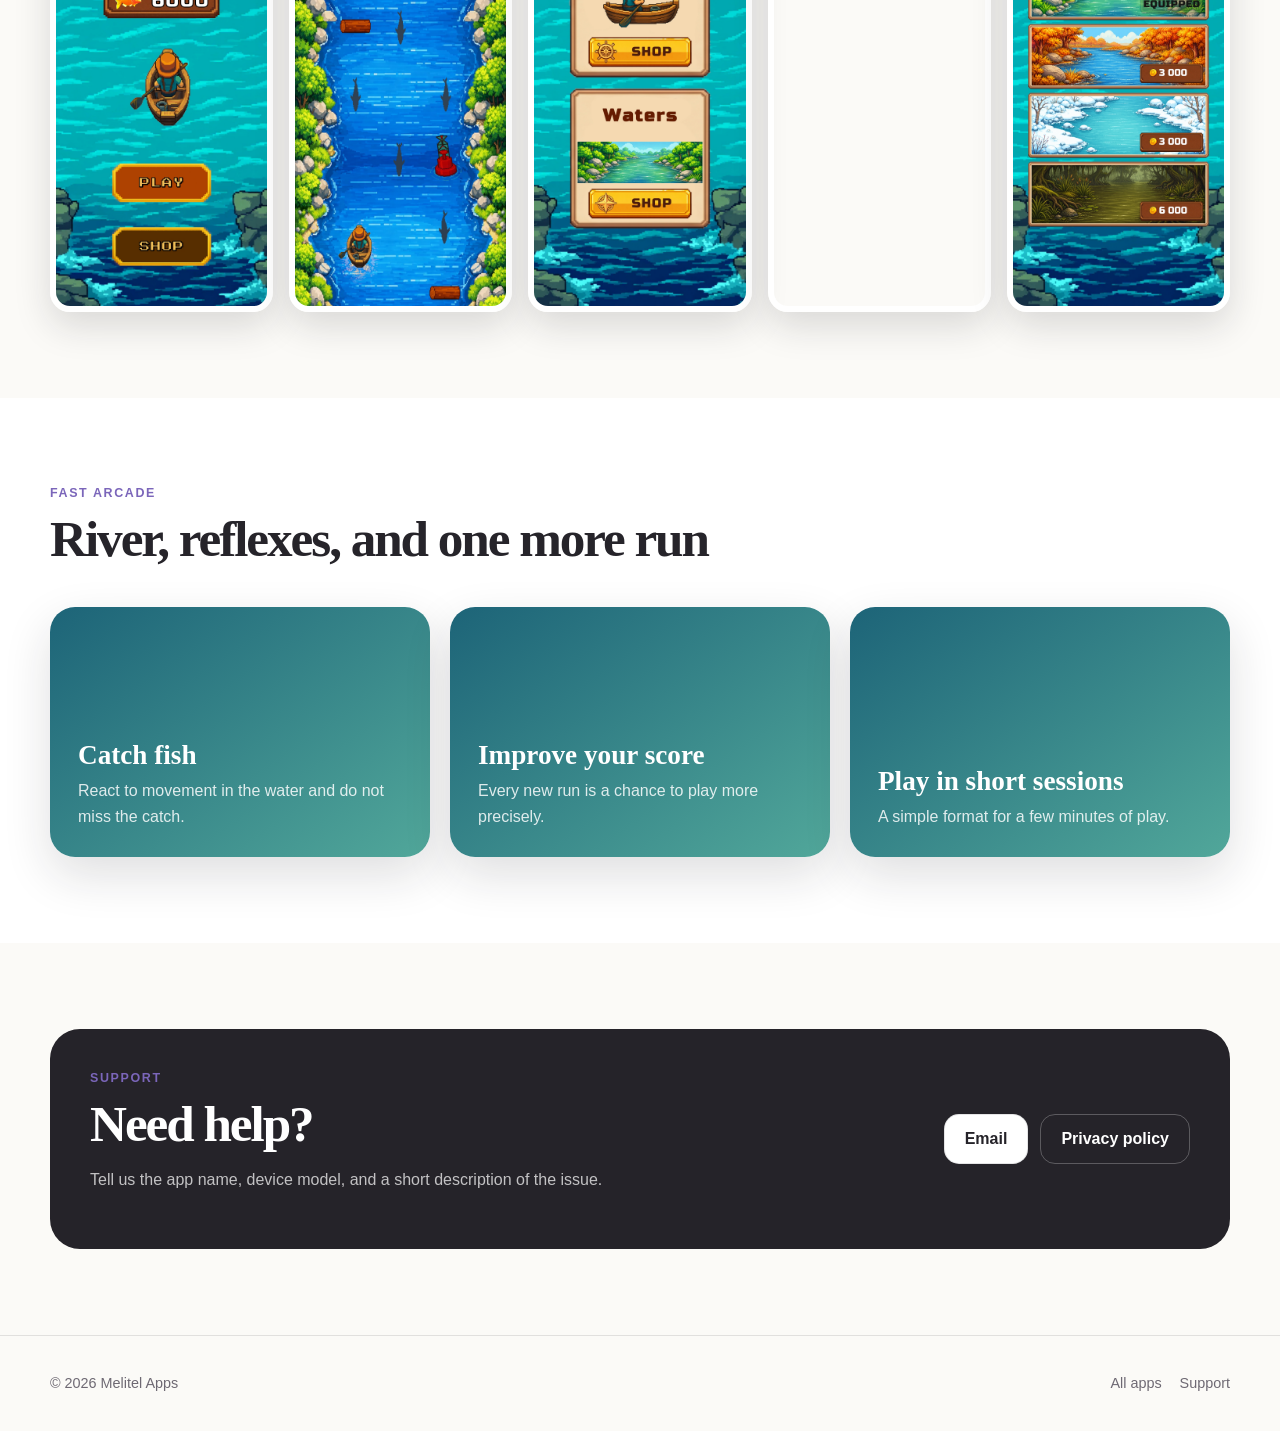
<file: apps/swift-river-catch/index.html>
<!doctype html>

<html lang="uk">

<head>
    <meta charset="utf-8">

    <meta name="viewport"
          content="width=device-width, initial-scale=1">

    <meta name="theme-color"
          content="#fbfaf7">

    <meta name="description"
          content="Динамічна риболовна гра для коротких сесій, швидкої реакції та полювання за кращим результатом.">

    <meta property="og:title"
          content="Swift River Catch — Melitel">

    <meta property="og:description"
          content="Динамічна риболовна гра для коротких сесій, швидкої реакції та полювання за кращим результатом.">

    <meta property="og:type"
          content="website">

    <meta property="og:url"
          content="https://melitel.github.io/apps/swift-river-catch/">

    <link rel="canonical"
          href="https://melitel.github.io/apps/swift-river-catch/">

    <title>
        Swift River Catch — Melitel
    </title>

    <link rel="stylesheet"
          href="../../styles.css">

    <script defer
            src="../../script.js"></script>
</head>


<body data-page="river"
      class="app-page theme-river">

    <!-- Accessibility -->

    <a class="skip-link"
       href="#main">
        До вмісту
    </a>


    <!-- =====================================================
         Header
         ===================================================== -->

    <header class="site-header">

        <div class="container header-inner">

            <a class="brand"
               href="../../">
                <span class="brand-mark">
                    ✦
                </span>

                <span>
                    Melitel Apps
                </span>
            </a>


            <nav class="main-nav"
                 aria-label="Основна навігація">

                <a href="../../#apps"
                   data-uk="Усі застосунки"
                   data-en="All apps">
                    Усі застосунки
                </a>


                <a href="#features"
                   data-uk="Можливості"
                   data-en="Features">
                    Можливості
                </a>


                <a href="#screenshots"
                   data-uk="Скриншоти"
                   data-en="Screenshots">
                    Скриншоти
                </a>


                <a href="#support"
                   data-uk="Підтримка"
                   data-en="Support">
                    Підтримка
                </a>

            </nav>


            <!--
                script.js automatically adds
                the light / dark theme button here.
            -->

            <div class="lang-switch"
                 aria-label="Language and theme">

                <button type="button"
                        class="lang-button is-active"
                        data-set-lang="uk"
                        aria-pressed="true">
                    UA
                </button>


                <button type="button"
                        class="lang-button"
                        data-set-lang="en"
                        aria-pressed="false">
                    EN
                </button>

            </div>

        </div>

    </header>



    <!-- =====================================================
         Main
         ===================================================== -->

    <main id="main">


        <!-- =================================================
             Hero
             ================================================= -->

        <section class="app-hero">

            <div class="container app-hero-grid">


                <!-- Hero text -->

                <div class="reveal">

                    <a class="back-link"
                       href="../../">
                        ←

                        <span data-uk="Усі застосунки"
                              data-en="All apps">
                            Усі застосунки
                        </span>
                    </a>


                    <div class="app-icon-row">

                        <img class="mini-icon"
                             src="../../assets/images/swift-river-catch/app-icon.png"
                             alt="">

                        <span class="eyebrow">
                            Melitel · Android
                        </span>

                    </div>


                    <h1>
                        Swift River Catch
                    </h1>


                    <p data-uk="Динамічна риболовна гра для коротких сесій, швидкої реакції та полювання за кращим результатом."
                       data-en="A fast fishing game built for quick sessions, sharp reactions, and chasing a better score.">
                        Динамічна риболовна гра для коротких сесій, швидкої реакції та полювання за кращим результатом.
                    </p>


                    <div class="hero-actions">

                        <a class="button primary"
                           href="https://play.google.com/store/apps/details?id=com.MelitelApps.SwiftRiverCatch"
                           target="_blank"
                           rel="noopener">
                            Google Play
                        </a>


                        <a class="button"
                           href="#features"
                           data-uk="Переглянути можливості"
                           data-en="Explore features">
                            Переглянути можливості
                        </a>

                    </div>

                </div>


                <!-- Hero illustration -->

                <div class="app-hero-art reveal">

                    <img src="../../assets/illustrations/river.svg"
                         alt="">

                </div>

            </div>

        </section>



        <!-- =================================================
             Features
             ================================================= -->

        <section class="section alt"
                 id="features">

            <div class="container">


                <div class="section-head reveal">

                    <span class="kicker"
                          data-uk="Основні можливості"
                          data-en="Key features">
                        Основні можливості
                    </span>


                    <h2 data-uk="Що є у застосунку"
                        data-en="What the app offers">
                        Що є у застосунку
                    </h2>

                </div>



                <div class="feature-grid">


                    <!-- Fast gameplay -->

                    <article class="feature reveal">

                        <span class="feature-symbol">
                            ≈
                        </span>


                        <b data-uk="Швидка течія"
                           data-en="Swift river">
                            Швидка течія
                        </b>


                        <p data-uk="Динамічний ритм і короткі ігрові спроби."
                           data-en="A dynamic pace and short gameplay runs.">
                            Динамічний ритм і короткі ігрові спроби.
                        </p>

                    </article>



                    <!-- Fishing -->

                    <article class="feature reveal">

                        <span class="feature-symbol">
                            🐟
                        </span>


                        <b data-uk="Риболовна тема"
                           data-en="Fishing theme">
                            Риболовна тема
                        </b>


                        <p data-uk="Ловіть здобич і реагуйте на події у воді."
                           data-en="Catch fish and react to what happens in the water.">
                            Ловіть здобич і реагуйте на події у воді.
                        </p>

                    </article>



                    <!-- Score -->

                    <article class="feature reveal">

                        <span class="feature-symbol">
                            ★
                        </span>


                        <b data-uk="Кращий результат"
                           data-en="High score">
                            Кращий результат
                        </b>


                        <p data-uk="Повертайтеся, щоб покращити власний результат."
                           data-en="Return to improve your personal score.">
                            Повертайтеся, щоб покращити власний результат.
                        </p>

                    </article>

                </div>

            </div>

        </section>



        <!-- =================================================
             Screenshots
             ================================================= -->

        <section class="section"
                 id="screenshots">

            <div class="container">


                <div class="section-head reveal">

                    <span class="kicker"
                          data-uk="Усередині гри"
                          data-en="Inside the game">
                        Усередині гри
                    </span>


                    <h2 data-uk="Річка, риболовля та швидкі ігрові сесії"
                        data-en="River fishing and fast gameplay sessions">
                        Річка, риболовля та швидкі ігрові сесії
                    </h2>

                </div>



                <div class="screen-grid">


                    <!-- Screenshot 1 -->

                    <img class="reveal"
                         src="../../assets/images/swift-river-catch/uk/screenshot-1.jpg"
                         data-src-uk="../../assets/images/swift-river-catch/uk/screenshot-1.jpg"
                         data-src-en="../../assets/images/swift-river-catch/en/screenshot-1.jpg"
                         data-alt-uk="Swift River Catch — головне меню"
                         data-alt-en="Swift River Catch — main menu"
                         alt="Swift River Catch — головне меню"
                         loading="lazy"
                         decoding="async">



                    <!-- Screenshot 2 -->

                    <img class="reveal"
                         src="../../assets/images/swift-river-catch/uk/screenshot-2.jpg"
                         data-src-uk="../../assets/images/swift-river-catch/uk/screenshot-2.jpg"
                         data-src-en="../../assets/images/swift-river-catch/en/screenshot-2.jpg"
                         data-alt-uk="Swift River Catch — ігровий процес"
                         data-alt-en="Swift River Catch — gameplay"
                         alt="Swift River Catch — ігровий процес"
                         loading="lazy"
                         decoding="async">



                    <!-- Screenshot 3 -->

                    <img class="reveal"
                         src="../../assets/images/swift-river-catch/uk/screenshot-3.jpg"
                         data-src-uk="../../assets/images/swift-river-catch/uk/screenshot-3.jpg"
                         data-src-en="../../assets/images/swift-river-catch/en/screenshot-3.jpg"
                         data-alt-uk="Swift River Catch — меню гри"
                         data-alt-en="Swift River Catch — game menu"
                         alt="Swift River Catch — меню гри"
                         loading="lazy"
                         decoding="async">



                    <!-- Screenshot 4 -->

                    <img class="reveal"
                         src="../../assets/images/swift-river-catch/uk/screenshot-4.jpg"
                         data-src-uk="../../assets/images/swift-river-catch/uk/screenshot-4.jpg"
                         data-src-en="../../assets/images/swift-river-catch/en/screenshot-4.jpg"
                         data-alt-uk="Swift River Catch — ігрові можливості"
                         data-alt-en="Swift River Catch — game features"
                         alt="Swift River Catch — ігрові можливості"
                         loading="lazy"
                         decoding="async">



                    <!-- Screenshot 5 -->

                    <img class="reveal"
                         src="../../assets/images/swift-river-catch/uk/screenshot-5.jpg"
                         data-src-uk="../../assets/images/swift-river-catch/uk/screenshot-5.jpg"
                         data-src-en="../../assets/images/swift-river-catch/en/screenshot-5.jpg"
                         data-alt-uk="Swift River Catch — риби та результати"
                         data-alt-en="Swift River Catch — fish and results"
                         alt="Swift River Catch — риби та результати"
                         loading="lazy"
                         decoding="async">

                </div>

            </div>

        </section>



        <!-- =================================================
             Gameplay
             ================================================= -->

        <section class="section alt">

            <div class="container">


                <div class="section-head reveal">

                    <span class="kicker"
                          data-uk="Швидка аркада"
                          data-en="Fast arcade">
                        Швидка аркада
                    </span>


                    <h2 data-uk="Річка, реакція та нова спроба"
                        data-en="River, reflexes, and one more run">
                        Річка, реакція та нова спроба
                    </h2>

                </div>



                <div class="mockup-grid">


                    <!-- Catch fish -->

                    <article class="mock-panel reveal">

                        <h3 data-uk="Ловіть рибу"
                            data-en="Catch fish">
                            Ловіть рибу
                        </h3>


                        <p data-uk="Реагуйте на рух у воді та не проґавте здобич."
                           data-en="React to movement in the water and do not miss the catch.">
                            Реагуйте на рух у воді та не проґавте здобич.
                        </p>

                    </article>



                    <!-- Improve score -->

                    <article class="mock-panel reveal">

                        <h3 data-uk="Покращуйте результат"
                            data-en="Improve your score">
                            Покращуйте результат
                        </h3>


                        <p data-uk="Кожна нова спроба — шанс зіграти точніше."
                           data-en="Every new run is a chance to play more precisely.">
                            Кожна нова спроба — шанс зіграти точніше.
                        </p>

                    </article>



                    <!-- Short sessions -->

                    <article class="mock-panel reveal">

                        <h3 data-uk="Грайте короткими сесіями"
                            data-en="Play in short sessions">
                            Грайте короткими сесіями
                        </h3>


                        <p data-uk="Простий формат для кількох хвилин відпочинку."
                           data-en="A simple format for a few minutes of play.">
                            Простий формат для кількох хвилин відпочинку.
                        </p>

                    </article>

                </div>

            </div>

        </section>



        <!-- =================================================
             Support
             ================================================= -->

        <section class="section"
                 id="support">

            <div class="container">

                <div class="support-card reveal">


                    <div>

                        <span class="kicker"
                              data-uk="Підтримка"
                              data-en="Support">
                            Підтримка
                        </span>


                        <h2 data-uk="Потрібна допомога?"
                            data-en="Need help?">
                            Потрібна допомога?
                        </h2>


                        <p data-uk="Напишіть назву застосунку, модель пристрою та коротко опишіть проблему."
                           data-en="Tell us the app name, device model, and a short description of the issue.">
                            Напишіть назву застосунку, модель пристрою та коротко опишіть проблему.
                        </p>

                    </div>


                    <div class="support-actions">

                        <a class="button"
                           href="mailto:melitel.avatar@gmail.com">
                            Email
                        </a>

                        <a class="button ghost"
                           href="../../swift-river-catch-privacy/"
                           target="_blank"
                           rel="noopener"
                           data-uk="Політика конфіденційності"
                           data-en="Privacy policy">
                            Політика конфіденційності
                        </a>

                    </div>

                </div>

            </div>

        </section>

    </main>



    <!-- =====================================================
         Footer
         ===================================================== -->

    <footer class="site-footer">

        <div class="container footer-inner">

            <span>
                ©
                <span data-year></span>
                Melitel Apps
            </span>


            <div class="footer-links">

                <a href="../../"
                   data-uk="Усі застосунки"
                   data-en="All apps">
                    Усі застосунки
                </a>


                <a href="mailto:melitel.avatar@gmail.com"
                   data-uk="Підтримка"
                   data-en="Support">
                    Підтримка
                </a>                

            </div>

        </div>

    </footer>

</body>

</html>
</file>
<file: styles.css>
/* =========================================================
   Melitel Apps
   Global styles + Light / Dark theme
   ========================================================= */


/* =========================================================
   Theme variables
   ========================================================= */

:root {
    color-scheme: light;
    --bg: #fbfaf7;
    --paper: #ffffff;
    --section-alt: #ffffff;
    --ink: #26242a;
    --muted: #6e6973;
    --line: rgba(38, 36, 42, 0.12);
    --shadow: 0 24px 70px rgba(32, 27, 35, 0.12);
    --card-shadow: 0 18px 55px rgba(30, 27, 35, 0.08);
    --radius: 28px;
    --container: 1180px;
    --sans: Inter, ui-sans-serif, -apple-system, BlinkMacSystemFont, "Segoe UI", sans-serif;
    --serif: Georgia, "Times New Roman", serif;
    /* Header */

    --header-bg: rgba(251, 250, 247, 0.90);
    /* Strong buttons / selected controls */

    --strong-bg: #252329;
    --strong-ink: #ffffff;
    /* Hero glow */

    --hero-glow-core: #ffffff;
    --hero-glow: rgba(220, 205, 255, 0.45);
    /* Artwork */

    --art-frame: rgba(255, 255, 255, 0.90);
    --art-ring: rgba(255, 255, 255, 0.45);
    /* Pills */

    --pill-bg: #f1eef8;
    --pill-ink: #655696;
    --pill-soft-bg: #f6f3ed;
    --pill-soft-ink: #756d62;
    /* Notice */

    --notice-bg: #f3efff;
    --notice-line: #d9cff8;
    --notice-ink: #564b76;
    /* Support card */

    --support-bg: #252329;
    --support-ink: #ffffff;
    --support-muted: rgba(255, 255, 255, 0.72);
    --support-button-bg: #ffffff;
    --support-button-ink: #252329;
}



/* =========================================================
   Dark theme
   ========================================================= */

html[data-theme="dark"] {
    color-scheme: dark;
    --bg: #141217;
    --paper: #211e25;
    --section-alt: #19171c;
    --ink: #f5f1f5;
    --muted: #aaa3ad;
    --line: rgba(255, 255, 255, 0.11);
    --shadow: 0 24px 70px rgba(0, 0, 0, 0.38);
    --card-shadow: 0 18px 55px rgba(0, 0, 0, 0.28);
    /* Header */

    --header-bg: rgba(20, 18, 23, 0.88);
    /* Strong controls */

    --strong-bg: #f1edf3;
    --strong-ink: #1a171d;
    /* Hero glow */

    --hero-glow-core: rgba(151, 127, 205, 0.16);
    --hero-glow: rgba(111, 86, 170, 0.24);
    /* Artwork */

    --art-frame: rgba(255, 255, 255, 0.10);
    --art-ring: rgba(255, 255, 255, 0.20);
    /* Pills */

    --pill-bg: #2b2535;
    --pill-ink: #cdbdf3;
    --pill-soft-bg: #292520;
    --pill-soft-ink: #d4c6b8;
    /* Notice */

    --notice-bg: #272131;
    --notice-line: #4c4167;
    --notice-ink: #dbd0f7;
    /* Support */

    --support-bg: #201d24;
    --support-ink: #f8f4f8;
    --support-muted: rgba(248, 244, 248, 0.70);
    --support-button-bg: #f1edf3;
    --support-button-ink: #1a171d;
}



/* =========================================================
   System dark theme
   Used before JavaScript has applied data-theme
   ========================================================= */

@media (prefers-color-scheme: dark) {

    html:not([data-theme]) {
        color-scheme: dark;
        --bg: #141217;
        --paper: #211e25;
        --section-alt: #19171c;
        --ink: #f5f1f5;
        --muted: #aaa3ad;
        --line: rgba(255, 255, 255, 0.11);
        --shadow: 0 24px 70px rgba(0, 0, 0, 0.38);
        --card-shadow: 0 18px 55px rgba(0, 0, 0, 0.28);
        --header-bg: rgba(20, 18, 23, 0.88);
        --strong-bg: #f1edf3;
        --strong-ink: #1a171d;
        --hero-glow-core: rgba(151, 127, 205, 0.16);
        --hero-glow: rgba(111, 86, 170, 0.24);
        --art-frame: rgba(255, 255, 255, 0.10);
        --art-ring: rgba(255, 255, 255, 0.20);
        --pill-bg: #2b2535;
        --pill-ink: #cdbdf3;
        --pill-soft-bg: #292520;
        --pill-soft-ink: #d4c6b8;
        --notice-bg: #272131;
        --notice-line: #4c4167;
        --notice-ink: #dbd0f7;
        --support-bg: #201d24;
        --support-ink: #f8f4f8;
        --support-muted: rgba(248, 244, 248, 0.70);
        --support-button-bg: #f1edf3;
        --support-button-ink: #1a171d;
    }
}



/* =========================================================
   Reset / base
   ========================================================= */

* {
    box-sizing: border-box;
}


html {
    scroll-behavior: smooth;
}


body {
    margin: 0;
    background: var(--bg);
    color: var(--ink);
    font-family: var(--sans);
    line-height: 1.6;
    overflow-x: hidden;
    transition: background-color 0.22s ease, color 0.22s ease;
}


img {
    display: block;
    max-width: 100%;
}


a {
    color: inherit;
}


.container {
    width: min( var(--container), calc(100% - 40px) );
    margin: auto;
}



/* =========================================================
   Accessibility
   ========================================================= */

.skip-link {
    position: fixed;
    top: -100px;
    left: 18px;
    z-index: 999;
    padding: 10px 14px;
    border-radius: 10px;
    background: #1d1c21;
    color: #ffffff;
}


    .skip-link:focus {
        top: 18px;
    }



/* =========================================================
   Header
   ========================================================= */

.site-header {
    position: sticky;
    top: 0;
    z-index: 100;
    border-bottom: 1px solid transparent;
    transition: background-color 0.25s ease, border-color 0.25s ease, box-shadow 0.25s ease;
}


    .site-header.is-scrolled {
        background: var(--header-bg);
        border-color: var(--line);
        backdrop-filter: blur(18px);
        -webkit-backdrop-filter: blur(18px);
        box-shadow: 0 10px 35px rgba(30, 27, 35, 0.06);
    }


html[data-theme="dark"]
.site-header.is-scrolled {
    box-shadow: 0 10px 35px rgba(0, 0, 0, 0.22);
}


.header-inner {
    min-height: 76px;
    display: flex;
    align-items: center;
    justify-content: space-between;
    gap: 24px;
}



/* =========================================================
   Brand
   ========================================================= */

.brand {
    display: flex;
    align-items: center;
    gap: 10px;
    font: 700 1.4rem var(--serif);
    text-decoration: none;
}


.brand-mark {
    display: grid;
    place-items: center;
    width: 36px;
    height: 36px;
    border-radius: 12px;
    background: var(--strong-bg);
    color: var(--strong-ink);
    transition: background-color 0.22s ease, color 0.22s ease;
}



/* =========================================================
   Navigation
   ========================================================= */

.main-nav {
    display: flex;
    gap: 26px;
    align-items: center;
}


    .main-nav a {
        text-decoration: none;
        font-size: 0.92rem;
        font-weight: 700;
        color: var(--muted);
        transition: color 0.18s ease;
    }


        .main-nav a:hover {
            color: var(--ink);
        }



/* =========================================================
   Language + theme switch
   ========================================================= */

.lang-switch {
    display: flex;
    align-items: center;
    padding: 4px;
    border: 1px solid var(--line);
    background: var(--paper);
    border-radius: 999px;
    transition: background-color 0.22s ease, border-color 0.22s ease;
}


.lang-button {
    border: 0;
    background: transparent;
    padding: 6px 10px;
    border-radius: 999px;
    font-weight: 800;
    font-size: 0.75rem;
    cursor: pointer;
    color: var(--muted);
    transition: background-color 0.18s ease, color 0.18s ease;
}


    .lang-button:hover {
        color: var(--ink);
    }


    .lang-button.is-active {
        background: var(--strong-bg);
        color: var(--strong-ink);
    }


.theme-button {
    min-width: 34px;
    margin-left: 3px;
    padding: 6px 9px;
    box-shadow: inset 1px 0 0 var(--line);
    font-size: 0.95rem;
    line-height: 1;
}


    .theme-button:hover {
        background: rgba(127, 114, 145, 0.10);
    }



/* =========================================================
   Home hero
   ========================================================= */

.hero {
    position: relative;
    padding: 100px 0 84px;
    overflow: hidden;
}


    .hero::before {
        content: "";
        position: absolute;
        inset: -260px auto auto 55%;
        width: 620px;
        height: 620px;
        border-radius: 50%;
        background: radial-gradient( circle, var(--hero-glow-core) 0, var(--hero-glow) 42%, transparent 70% );
    }


.hero-grid {
    position: relative;
    display: grid;
    grid-template-columns: 1.05fr 0.95fr;
    gap: 70px;
    align-items: center;
}


.eyebrow {
    display: inline-flex;
    align-items: center;
    gap: 9px;
    padding: 8px 13px;
    border-radius: 999px;
    background: var(--paper);
    border: 1px solid var(--line);
    font-size: 0.78rem;
    font-weight: 800;
    text-transform: uppercase;
    letter-spacing: 0.09em;
    transition: background-color 0.22s ease, border-color 0.22s ease;
}


.hero h1 {
    font: 600 clamp(3.4rem, 7vw, 6.6rem) / 0.95 var(--serif);
    letter-spacing: -0.055em;
    margin: 24px 0;
}


.hero-lead {
    font-size: clamp( 1.08rem, 1.8vw, 1.32rem );
    color: var(--muted);
    max-width: 680px;
    margin: 0;
}


.hero-actions {
    display: flex;
    flex-wrap: wrap;
    gap: 14px;
    margin-top: 32px;
}



/* =========================================================
   Buttons
   ========================================================= */

.button {
    display: inline-flex;
    align-items: center;
    justify-content: center;
    gap: 10px;
    min-height: 50px;
    padding: 11px 20px;
    border-radius: 15px;
    text-decoration: none;
    font-weight: 800;
    border: 1px solid var(--line);
    background: var(--paper);
    color: var(--ink);
    transition: transform 0.18s ease, background-color 0.22s ease, color 0.22s ease, border-color 0.22s ease, box-shadow 0.22s ease;
}


    .button.primary {
        background: var(--strong-bg);
        color: var(--strong-ink);
        border-color: var(--strong-bg);
        box-shadow: 0 16px 34px rgba(30, 27, 35, 0.18);
    }


html[data-theme="dark"]
.button.primary {
    box-shadow: 0 16px 34px rgba(0, 0, 0, 0.28);
}


.button:hover {
    transform: translateY(-2px);
}



/* =========================================================
   Home hero artwork
   ========================================================= */

.hero-art {
    position: relative;
    min-height: 510px;
}


.art-stack {
    position: absolute;
    inset: 0;
}


.art-card {
    position: absolute;
    width: 320px;
    border-radius: 36px;
    box-shadow: var(--shadow);
    overflow: hidden;
    border: 8px solid var(--art-frame);
    background: var(--paper);
    transition: background-color 0.22s ease, border-color 0.22s ease, box-shadow 0.22s ease;
}


    .art-card img {
        width: 100%;
        aspect-ratio: 800 / 520;
        object-fit: cover;
    }


    .art-card.one {
        top: 15px;
        right: 30px;
        transform: rotate(4deg);
    }


    .art-card.two {
        top: 180px;
        left: 0;
        transform: rotate(-8deg);
    }


    .art-card.three {
        bottom: 0;
        right: 110px;
        width: 240px;
        transform: rotate(7deg);
    }



/* =========================================================
   Sections
   ========================================================= */

.section {
    padding: 86px 0;
}


    .section.alt {
        background: var(--section-alt);
        transition: background-color 0.22s ease;
    }


.section-head {
    max-width: 760px;
    margin-bottom: 42px;
}


.kicker {
    display: block;
    margin-bottom: 9px;
    font-size: 0.78rem;
    font-weight: 900;
    text-transform: uppercase;
    letter-spacing: 0.13em;
    color: #7b66ba;
}


html[data-theme="dark"]
.kicker {
    color: #b8a5ef;
}


.section h2 {
    font: 600 clamp(2.4rem, 4vw, 4.4rem) / 1.03 var(--serif);
    letter-spacing: -0.04em;
    margin: 0 0 16px;
}


.section-head p {
    font-size: 1.08rem;
    color: var(--muted);
    margin: 0;
}



/* =========================================================
   Apps list
   ========================================================= */

.apps-list {
    display: grid;
    gap: 28px;
}


.app-banner {
    position: relative;
    min-height: 390px;
    display: grid;
    grid-template-columns: 0.9fr 1.1fr;
    align-items: stretch;
    border-radius: 34px;
    overflow: hidden;
    background: var(--paper);
    border: 1px solid var(--line);
    box-shadow: var(--card-shadow);
    transition: background-color 0.22s ease, border-color 0.22s ease, box-shadow 0.22s ease;
}


    .app-banner:nth-child(even) {
        grid-template-columns: 1.1fr 0.9fr;
    }


        .app-banner:nth-child(even)
        .banner-art {
            order: 2;
        }



/* =========================================================
   App banners — artwork
   ========================================================= */

.banner-art {
    position: relative;
    min-height: 390px;
    padding: 28px;
    display: grid;
    place-items: center;
    overflow: hidden;
}


    .banner-art::after {
        content: "";
        position: absolute;
        width: 340px;
        height: 340px;
        border-radius: 50%;
        border: 1px solid var(--art-ring);
    }


    .banner-art img {
        position: relative;
        z-index: 2;
        width: min( 520px, 94% );
        border-radius: 28px;
        box-shadow: 0 20px 55px rgba(30, 27, 35, 0.20);
    }


html[data-theme="dark"]
.banner-art img {
    box-shadow: 0 20px 55px rgba(0, 0, 0, 0.34);
}



/* =========================================================
   App banners — text
   ========================================================= */

.banner-copy {
    padding: 48px 50px;
    display: flex;
    flex-direction: column;
    justify-content: center;
}


.app-meta {
    display: flex;
    gap: 9px;
    flex-wrap: wrap;
    margin-bottom: 17px;
}


.pill {
    padding: 6px 10px;
    border-radius: 999px;
    background: var(--pill-bg);
    color: var(--pill-ink);
    font-size: 0.75rem;
    font-weight: 900;
}


    .pill.soft {
        background: var(--pill-soft-bg);
        color: var(--pill-soft-ink);
    }


.banner-copy h3 {
    font: 600 clamp(2.25rem, 4vw, 4rem) / 1.02 var(--serif);
    letter-spacing: -0.04em;
    margin: 0 0 16px;
}


.banner-copy p {
    color: var(--muted);
    font-size: 1.04rem;
    max-width: 620px;
    margin: 0;
}


.banner-links {
    display: flex;
    gap: 13px;
    flex-wrap: wrap;
    margin-top: 28px;
}



/* =========================================================
   App-specific banner colors
   ========================================================= */

.fortune .banner-art,
.theme-fortune .app-hero-art {
    background: linear-gradient( 135deg, #ffd9d3, #ef9ca5 );
}


.math .banner-art,
.theme-math .app-hero-art {
    background: linear-gradient( 135deg, #ddd0ff, #8f78dd );
}


.count .banner-art,
.theme-count .app-hero-art {
    background: linear-gradient( 135deg, #c8f1e7, #4caeb0 );
}


.river .banner-art,
.theme-river .app-hero-art {
    background: linear-gradient( 135deg, #e2f7ee, #4090a0 );
}



/* =========================================================
   About section
   ========================================================= */

.about-grid {
    display: grid;
    grid-template-columns: 1fr 1fr;
    gap: 24px;
}


.info-card {
    padding: 34px;
    border-radius: 26px;
    background: var(--paper);
    border: 1px solid var(--line);
    transition: background-color 0.22s ease, border-color 0.22s ease;
}


    .info-card h3 {
        font: 600 1.7rem var(--serif);
        margin: 0 0 8px;
    }


    .info-card p {
        color: var(--muted);
        margin: 0;
    }



/* =========================================================
   Footer
   ========================================================= */

.site-footer {
    padding: 36px 0;
    border-top: 1px solid var(--line);
}


.footer-inner {
    display: flex;
    justify-content: space-between;
    align-items: center;
    gap: 22px;
    color: var(--muted);
    font-size: 0.9rem;
}


.footer-links {
    display: flex;
    gap: 18px;
    flex-wrap: wrap;
}


    .footer-links a {
        text-decoration: none;
        transition: color 0.18s ease;
    }


        .footer-links a:hover {
            color: var(--ink);
        }



/* =========================================================
   Reveal animation
   ========================================================= */

.reveal {
    opacity: 0;
    transform: translateY(18px);
    transition: opacity 0.65s ease, transform 0.65s ease;
}


    .reveal.is-visible {
        opacity: 1;
        transform: none;
    }



/* =========================================================
   App detail pages
   ========================================================= */

.app-hero {
    padding: 72px 0 70px;
}


.app-hero-grid {
    display: grid;
    grid-template-columns: 1fr 1fr;
    gap: 64px;
    align-items: center;
}


.back-link {
    display: inline-flex;
    gap: 7px;
    text-decoration: none;
    color: var(--muted);
    font-weight: 800;
    margin-bottom: 28px;
    transition: color 0.18s ease;
}


    .back-link:hover {
        color: var(--ink);
    }


.app-icon-row {
    display: flex;
    align-items: center;
    gap: 15px;
}


.mini-icon {
    width: 78px;
    height: 78px;
    border-radius: 22px;
    object-fit: cover;
    box-shadow: 0 14px 30px rgba(30, 27, 35, 0.12);
    background: var(--paper);
}


html[data-theme="dark"]
.mini-icon {
    box-shadow: 0 14px 30px rgba(0, 0, 0, 0.30);
}


.app-hero h1 {
    font: 600 clamp(3.1rem, 6vw, 6rem) / 0.95 var(--serif);
    letter-spacing: -0.052em;
    margin: 20px 0;
}


.app-hero p {
    font-size: 1.12rem;
    color: var(--muted);
    max-width: 650px;
}


.app-hero-art {
    min-height: 480px;
    border-radius: 38px;
    display: grid;
    place-items: center;
    padding: 34px;
    overflow: hidden;
    box-shadow: var(--shadow);
}


    .app-hero-art img {
        width: min( 600px, 100% );
        border-radius: 28px;
        box-shadow: 0 22px 50px rgba(30, 27, 35, 0.24);
    }


html[data-theme="dark"]
.app-hero-art img {
    box-shadow: 0 22px 50px rgba(0, 0, 0, 0.38);
}



/* =========================================================
   Features
   ========================================================= */

.feature-grid {
    display: grid;
    grid-template-columns: repeat(3, 1fr);
    gap: 20px;
}


.feature {
    padding: 28px;
    border-radius: 24px;
    background: var(--paper);
    border: 1px solid var(--line);
    transition: background-color 0.22s ease, border-color 0.22s ease;
}


    .feature b {
        display: block;
        font: 600 1.38rem var(--serif);
        margin: 10px 0 8px;
    }


    .feature p {
        margin: 0;
        color: var(--muted);
    }


.feature-symbol {
    font-size: 1.7rem;
}



/* =========================================================
   Screenshot gallery
   ========================================================= */

.screen-grid {
    display: grid;
    grid-template-columns: repeat(5, 1fr);
    gap: 16px;
    align-items: start;
}


    .screen-grid img {
        width: 100%;
        border-radius: 20px;
        border: 6px solid var(--paper);
        box-shadow: 0 14px 36px rgba(30, 27, 35, 0.15);
        transition: border-color 0.22s ease, box-shadow 0.22s ease;
    }


html[data-theme="dark"]
.screen-grid img {
    box-shadow: 0 14px 36px rgba(0, 0, 0, 0.32);
}

/* =========================================================
   Mental Math screenshots
   ========================================================= */

.math-screen-grid {
    grid-template-columns: repeat(4, 1fr);
    max-width: 980px;
    margin-left: auto;
    margin-right: auto;
    gap: 20px;
}

/* =========================================================
   Count Master promo gallery
   ========================================================= */

.count-promo-grid {
    display: grid;
    grid-template-columns: repeat(3, minmax(0, 1fr));
    gap: 24px;
    align-items: start;
}


    .count-promo-grid img {
        display: block;
        width: 100%;
        height: auto;
        border-radius: 28px;
        border: 6px solid var(--paper);
        box-shadow: 0 18px 48px rgba(30, 27, 35, 0.16);
        transition: transform 0.22s ease, border-color 0.22s ease, box-shadow 0.22s ease;
    }


        .count-promo-grid img:hover {
            transform: translateY(-5px);
        }


html[data-theme="dark"]
.count-promo-grid img {
    box-shadow: 0 18px 48px rgba(0, 0, 0, 0.34);
}


@media (max-width: 920px) {

    .count-promo-grid {
        grid-template-columns: repeat(2, minmax(0, 1fr));
    }
}


@media (max-width: 620px) {

    .count-promo-grid {
        grid-template-columns: 1fr;
        gap: 18px;
    }


        .count-promo-grid img {
            max-width: 430px;
            margin-left: auto;
            margin-right: auto;
        }
}



/* =========================================================
   Notices
   ========================================================= */

.notice {
    padding: 24px 28px;
    border-radius: 22px;
    background: var(--notice-bg);
    border: 1px solid var(--notice-line);
    color: var(--notice-ink);
    transition: background-color 0.22s ease, color 0.22s ease, border-color 0.22s ease;
}


    .notice strong {
        display: block;
        margin-bottom: 5px;
    }



/* =========================================================
   Mockup grids
   ========================================================= */

.mockup-grid {
    display: grid;
    grid-template-columns: repeat(3, 1fr);
    gap: 20px;
}


.mock-panel {
    min-height: 250px;
    border-radius: 25px;
    padding: 28px;
    color: #ffffff;
    display: flex;
    flex-direction: column;
    justify-content: flex-end;
    box-shadow: 0 18px 48px rgba(30, 27, 35, 0.14);
}


    .mock-panel h3 {
        font: 600 1.7rem var(--serif);
        margin: 0 0 7px;
    }


    .mock-panel p {
        margin: 0;
        color: rgba( 255, 255, 255, 0.84 );
    }


.theme-math .mock-panel {
    background: linear-gradient( 145deg, #5a429e, #9d82e6 );
}


.theme-count .mock-panel {
    background: linear-gradient( 145deg, #226f78, #55b8ae );
}


.theme-river .mock-panel {
    background: linear-gradient( 145deg, #1d6478, #51a79a );
}



/* =========================================================
   Support card
   ========================================================= */

.support-card {
    display: grid;
    grid-template-columns: 1.1fr 0.9fr;
    gap: 30px;
    align-items: center;
    padding: 40px;
    border-radius: 30px;
    background: var(--support-bg);
    color: var(--support-ink);
    transition: background-color 0.22s ease, color 0.22s ease;
}


    .support-card h2 {
        color: var(--support-ink);
    }


    .support-card p {
        color: var(--support-muted);
    }


.support-actions {
    display: flex;
    justify-content: flex-end;
    gap: 12px;
    flex-wrap: wrap;
}


    .support-actions .button {
        background: var(--support-button-bg);
        color: var(--support-button-ink);
    }


        .support-actions .button.ghost {
            background: transparent;
            color: var(--support-ink);
            border-color: rgba( 255, 255, 255, 0.25 );
        }



/* =========================================================
   Tablet
   ========================================================= */

@media (max-width: 920px) {

    .math-screen-grid {
        grid-template-columns: repeat(2, 1fr);
        max-width: 620px;
    }

    .main-nav {
        display: none;
    }


    .hero-grid,
    .app-hero-grid,
    .about-grid,
    .support-card {
        grid-template-columns: 1fr;
    }


    .hero {
        padding-top: 60px;
    }


    .hero-art {
        min-height: 440px;
    }


    .app-banner,
    .app-banner:nth-child(even) {
        grid-template-columns: 1fr;
    }


        .app-banner:nth-child(even)
        .banner-art {
            order: 0;
        }


    .banner-art {
        min-height: 310px;
    }


    .feature-grid,
    .mockup-grid {
        grid-template-columns: 1fr 1fr;
    }


    .screen-grid {
        grid-template-columns: repeat(3, 1fr);
    }


    .support-actions {
        justify-content: flex-start;
    }
}



/* =========================================================
   Mobile
   ========================================================= */

@media (max-width: 620px) {

    .math-screen-grid {
        grid-template-columns: repeat(2, 1fr);
        gap: 12px;
    }

    .container {
        width: min( calc(100% - 24px), var(--container) );
    }


    .header-inner {
        min-height: 66px;
        gap: 10px;
    }


    .brand {
        font-size: 1.15rem;
    }


    .brand-mark {
        width: 32px;
        height: 32px;
        border-radius: 10px;
    }


    .lang-switch {
        margin-left: auto;
    }


    .lang-button {
        padding: 6px 8px;
    }


    .theme-button {
        min-width: 31px;
        padding: 6px 7px;
    }


    .hero {
        padding: 55px 0 60px;
    }


        .hero h1 {
            font-size: 3.4rem;
        }


    .hero-art {
        min-height: 330px;
    }


    .art-card {
        width: 220px;
    }


        .art-card.one {
            right: 5px;
        }


        .art-card.two {
            top: 140px;
        }


        .art-card.three {
            width: 170px;
            right: 45px;
        }


    .section {
        padding: 64px 0;
    }


    .banner-copy {
        padding: 32px 25px;
    }


    .banner-art {
        padding: 18px;
        min-height: 245px;
    }


    .feature-grid,
    .mockup-grid {
        grid-template-columns: 1fr;
    }


    .screen-grid {
        grid-template-columns: repeat(2, 1fr);
    }


    .footer-inner {
        align-items: flex-start;
        flex-direction: column;
    }


    .app-hero {
        padding-top: 45px;
    }


    .app-hero-art {
        min-height: 300px;
        padding: 18px;
    }


    .support-card {
        padding: 28px;
    }
}



/* =========================================================
   Reduced motion accessibility
   ========================================================= */

@media (prefers-reduced-motion: reduce) {

    html {
        scroll-behavior: auto;
    }


    *,
    *::before,
    *::after {
        animation-duration: 0.01ms !important;
        animation-iteration-count: 1 !important;
        transition-duration: 0.01ms !important;
    }


    .reveal {
        opacity: 1;
        transform: none;
    }
}
</file>
